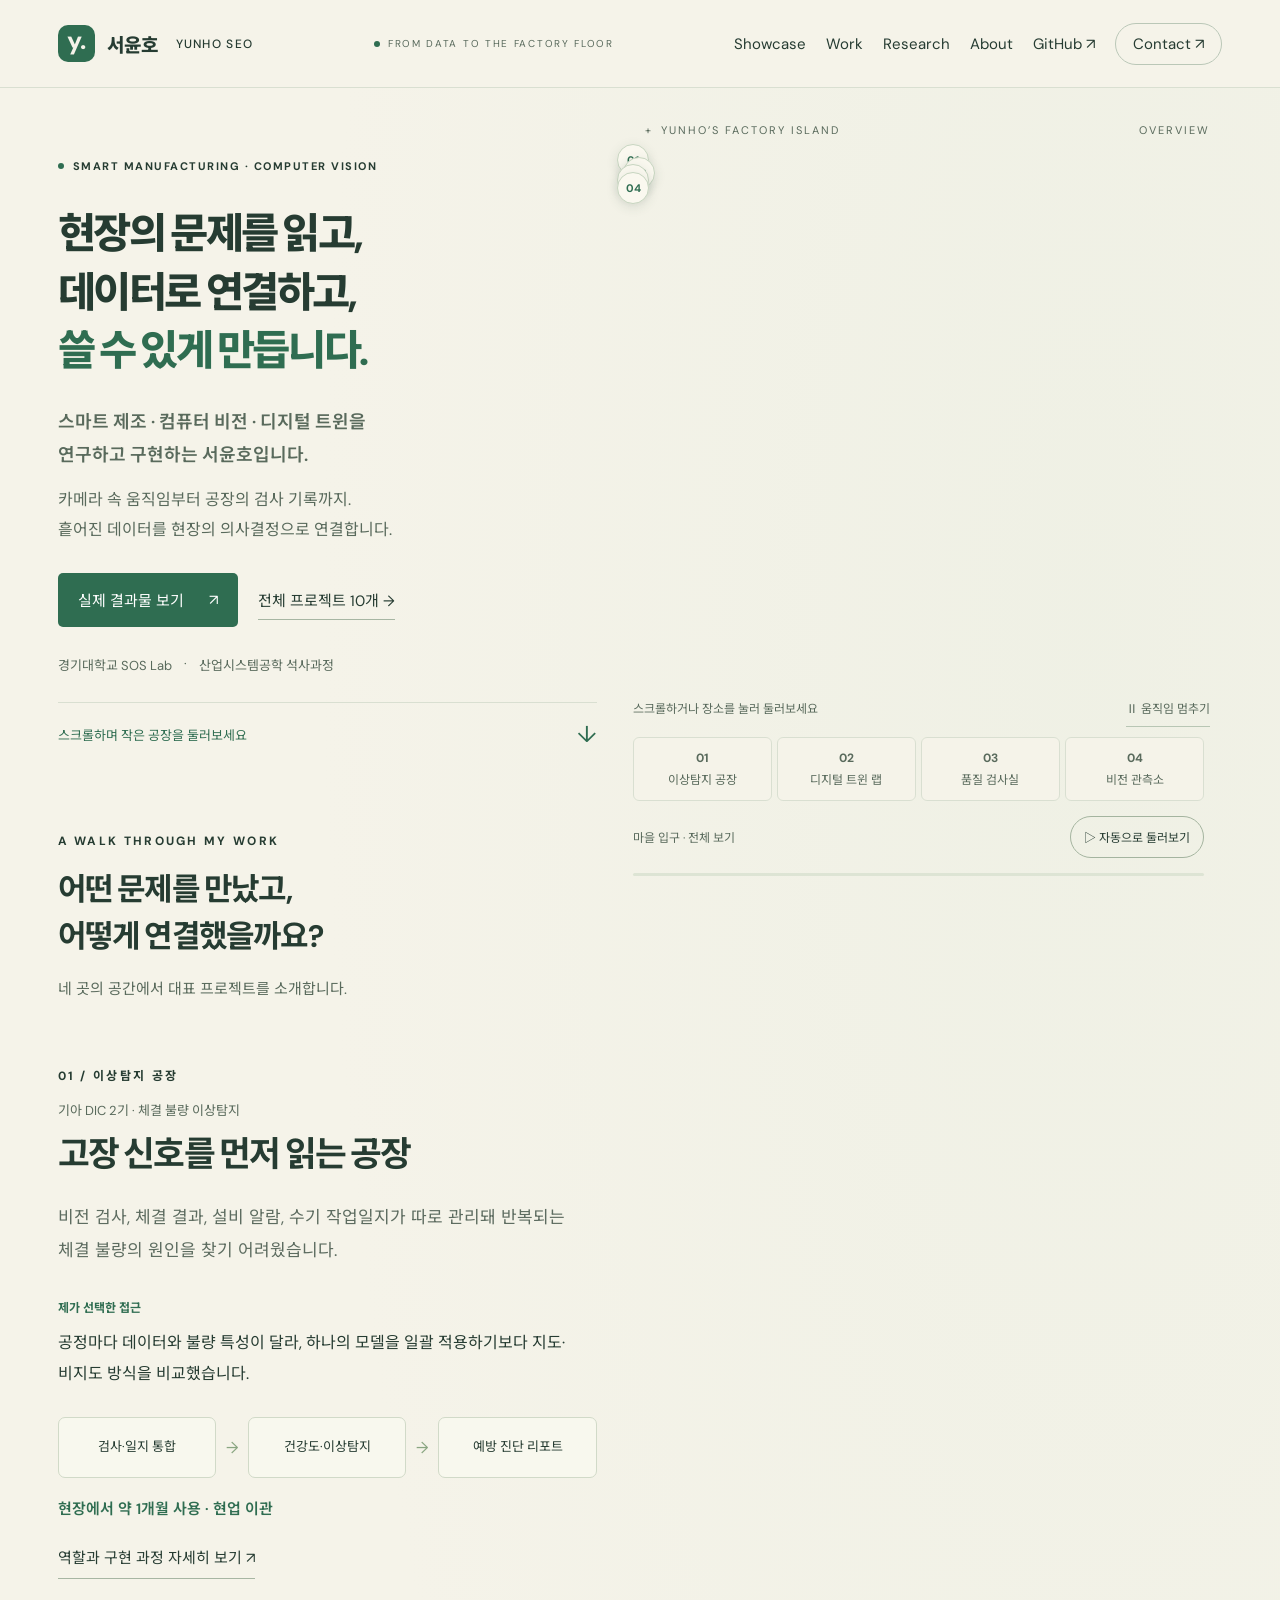
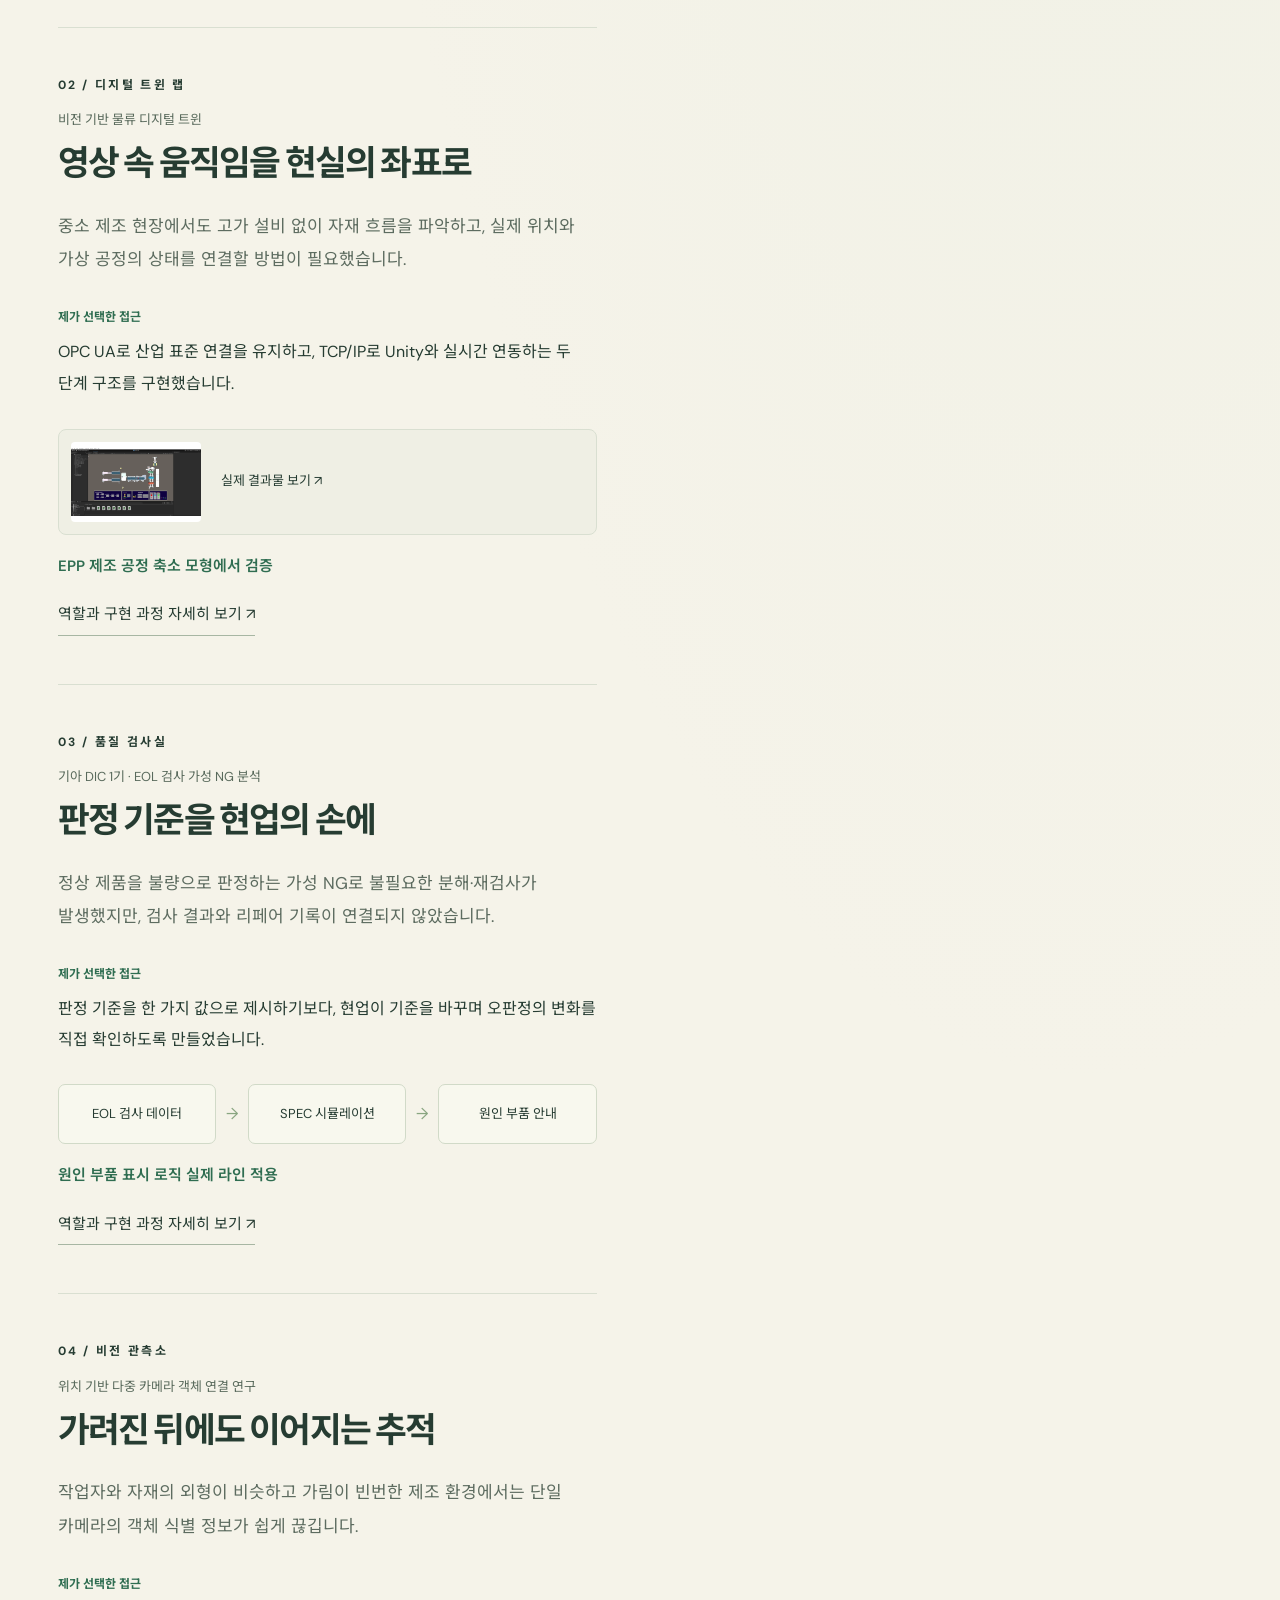
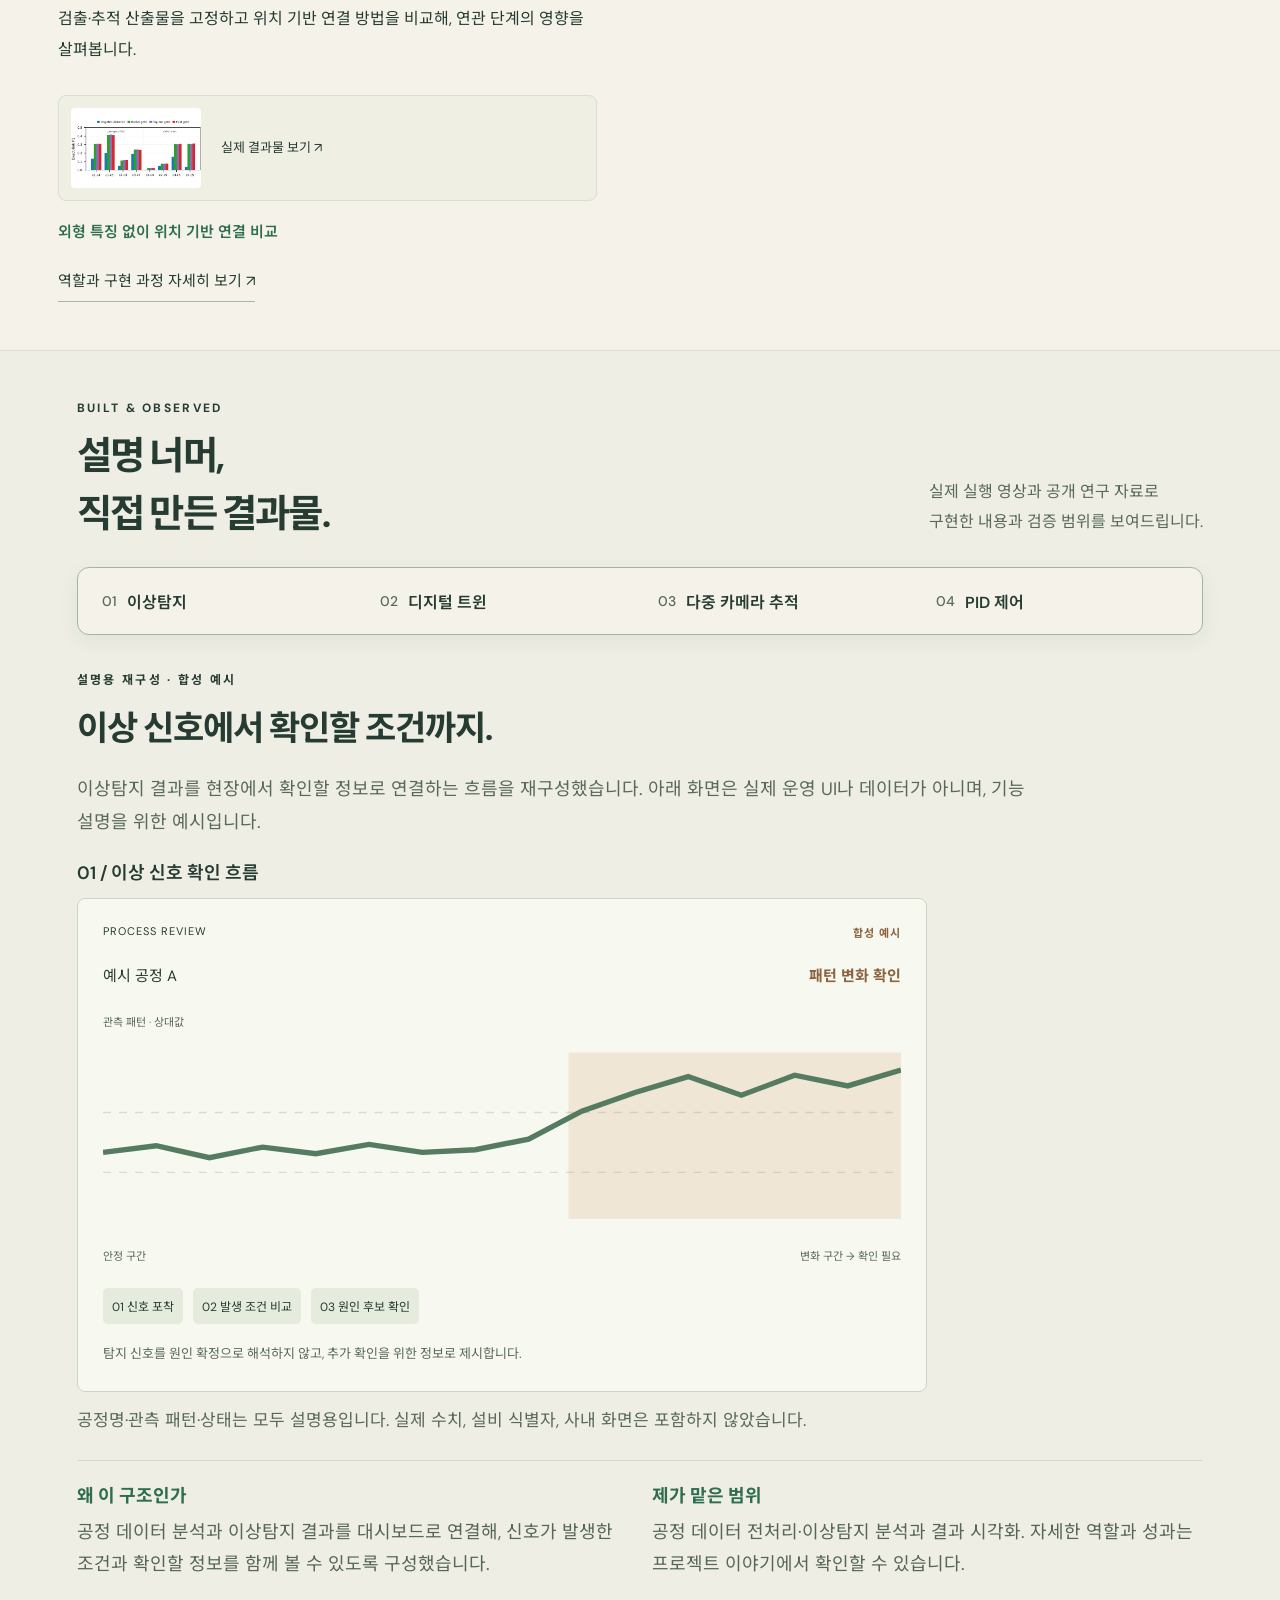
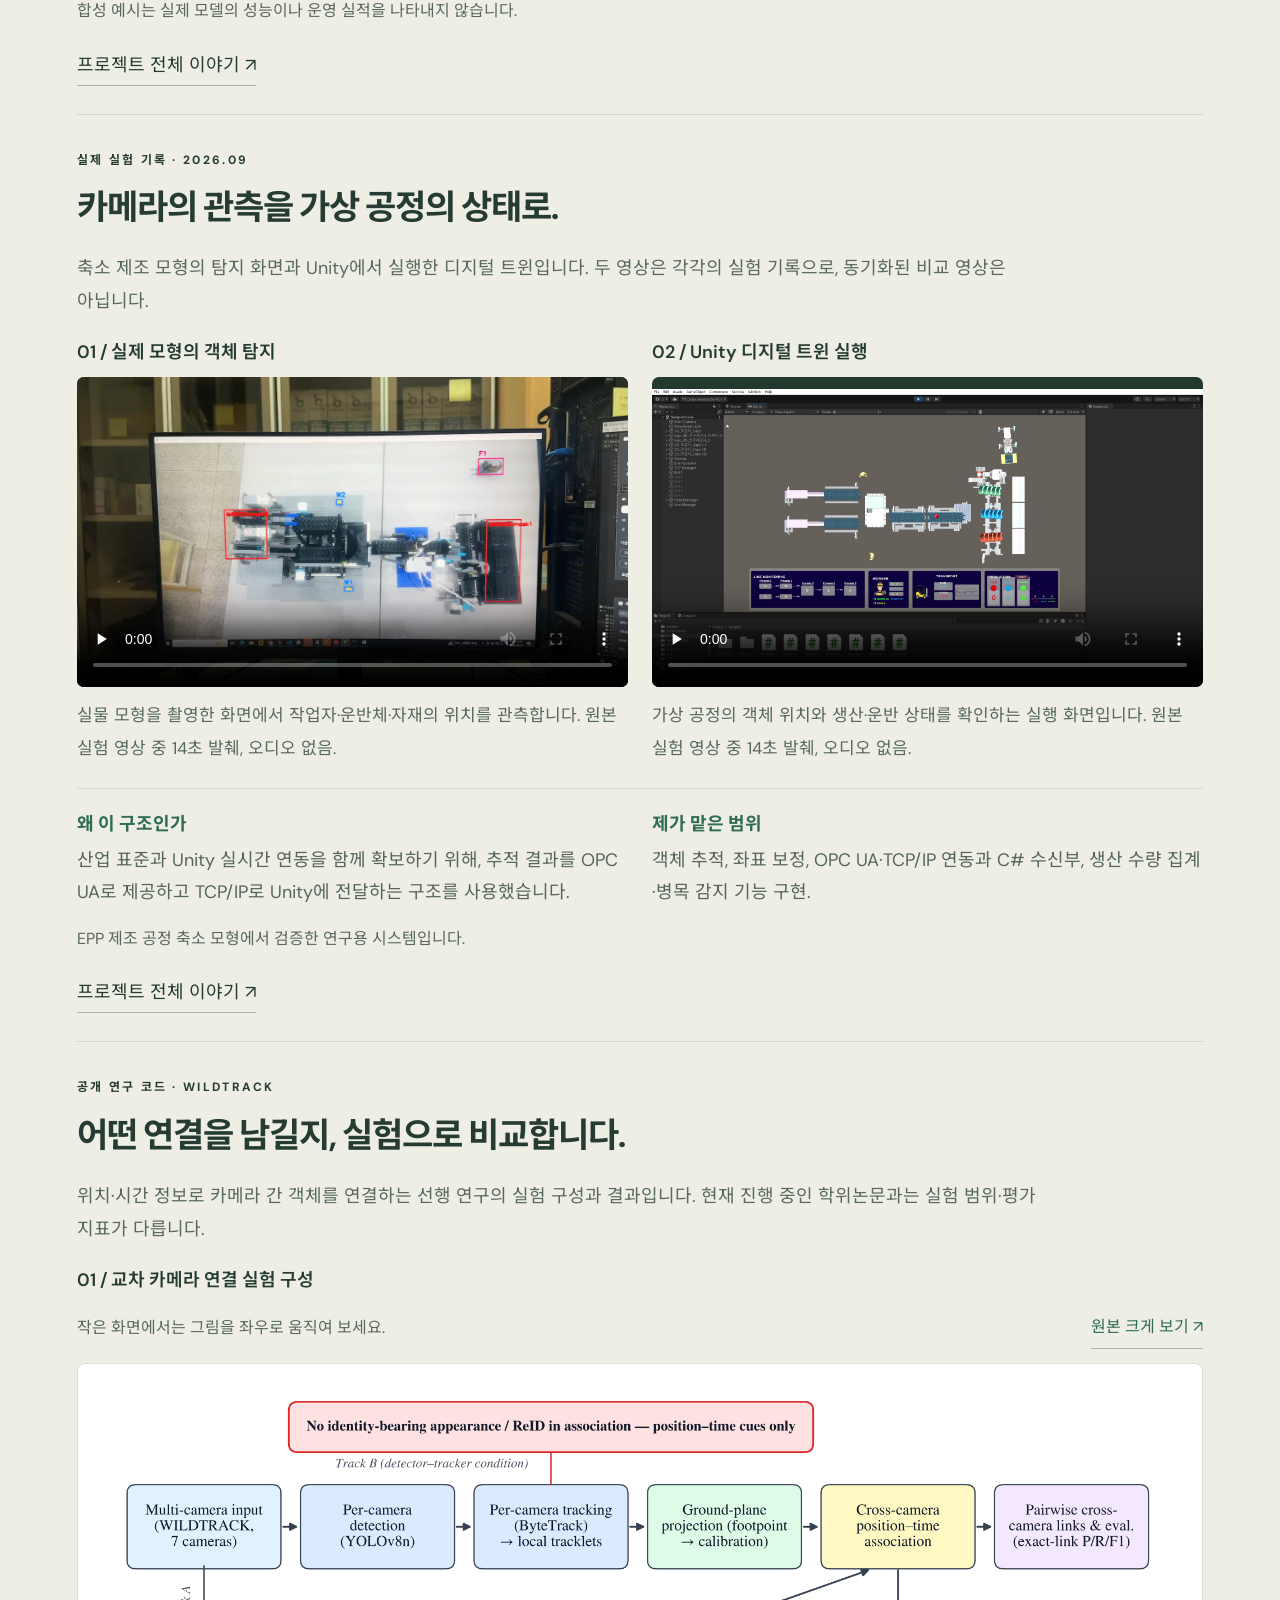
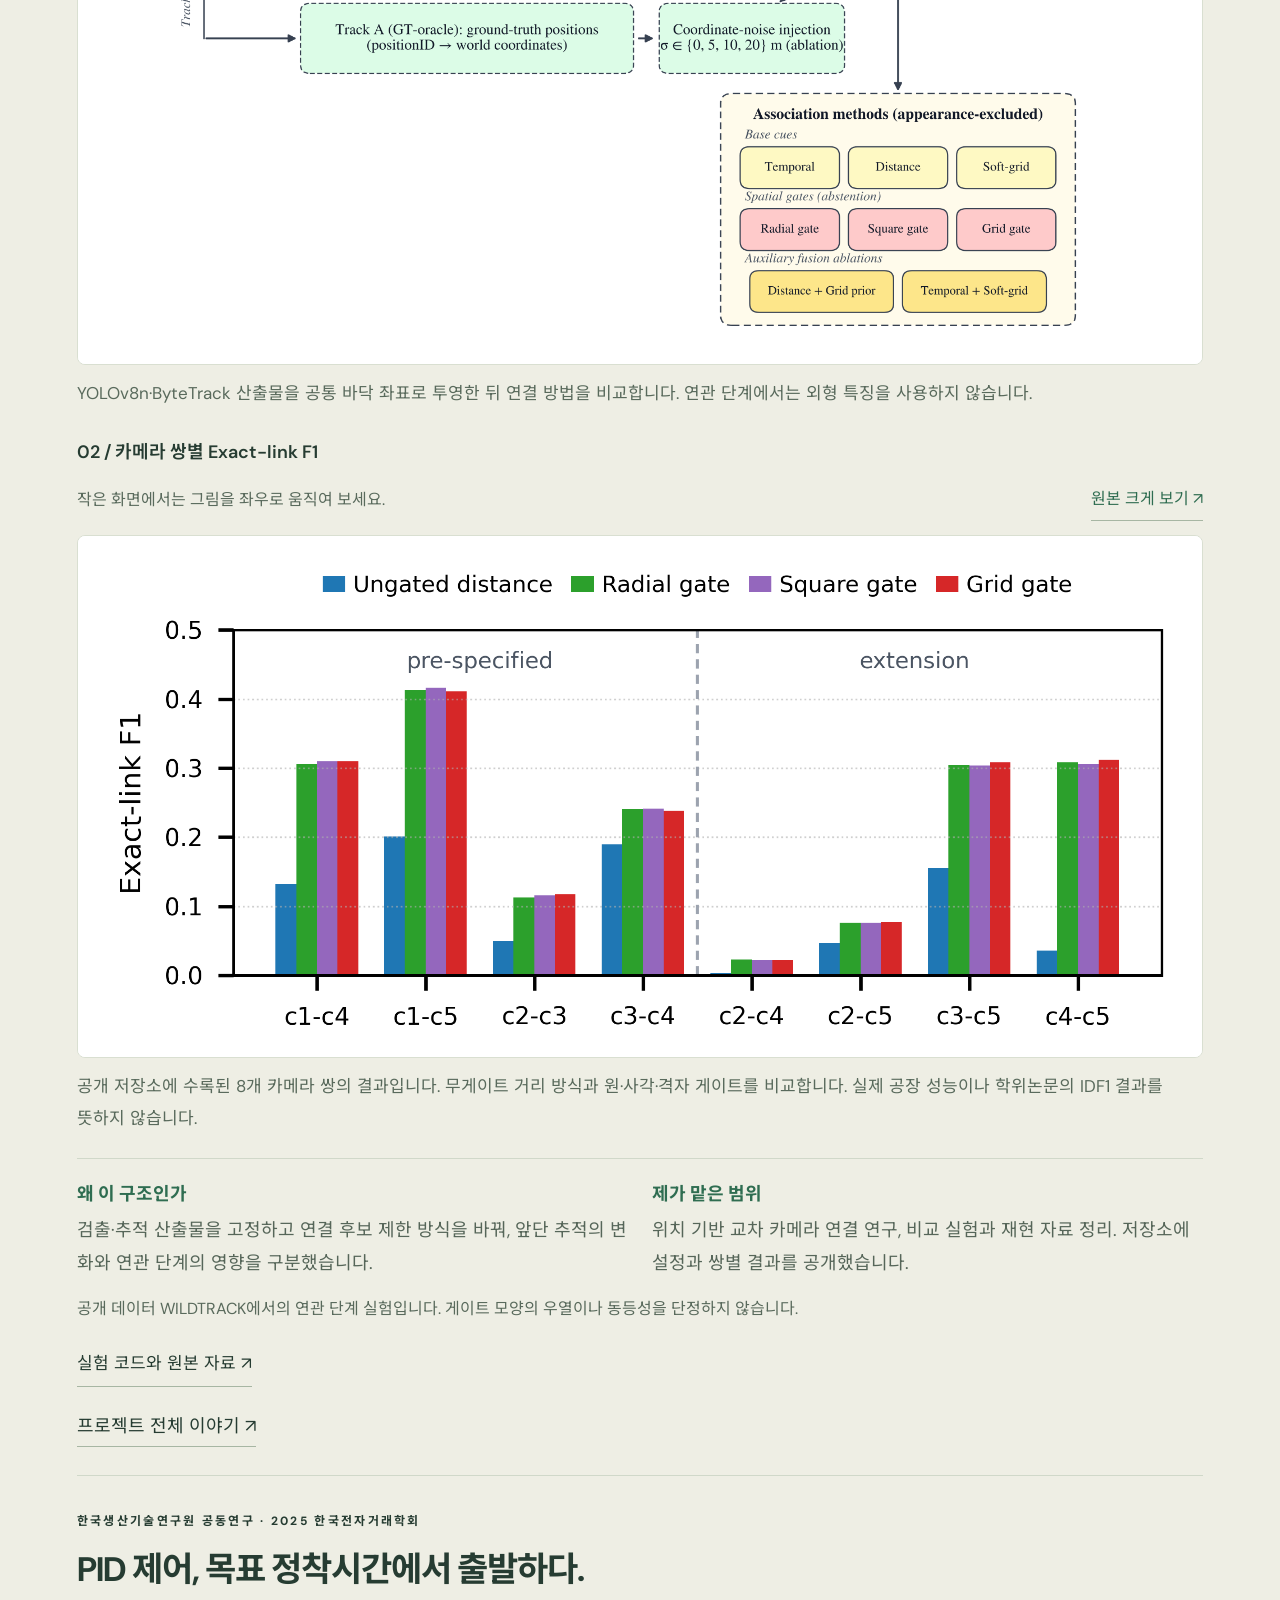
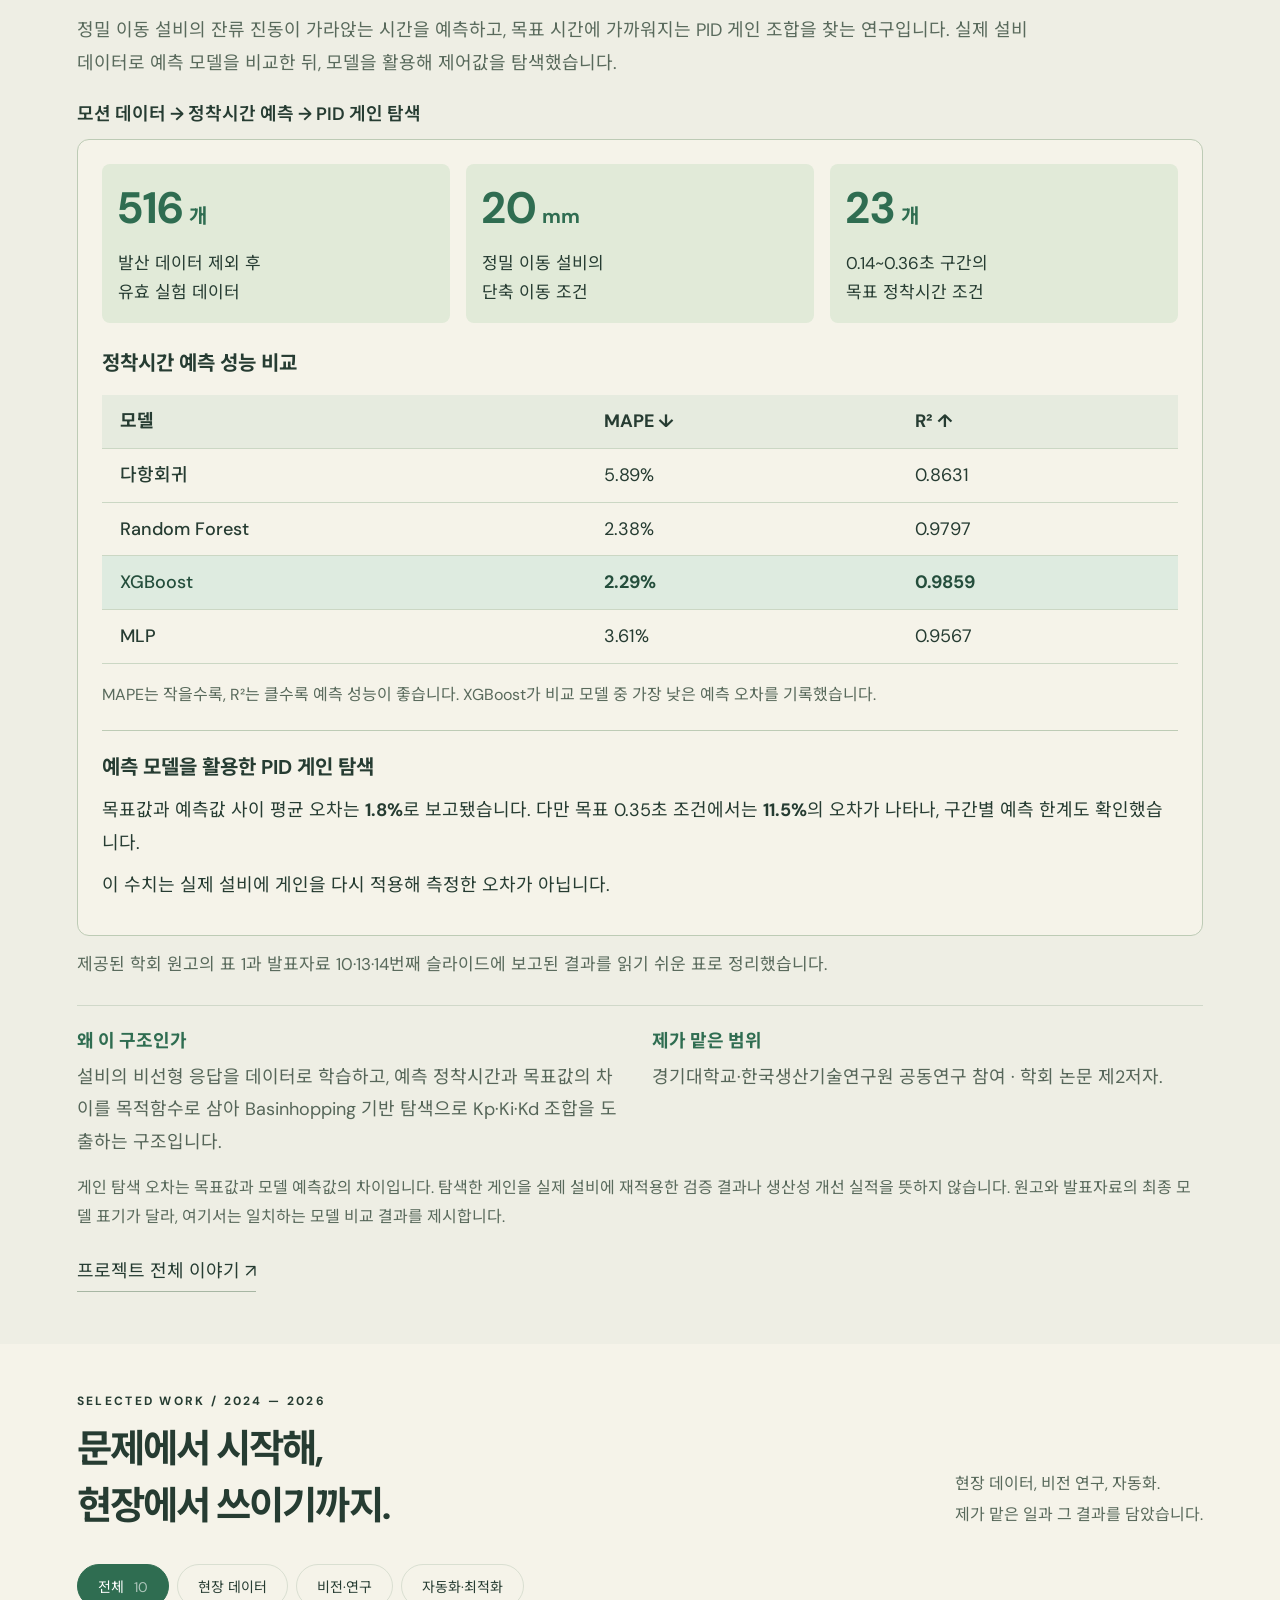
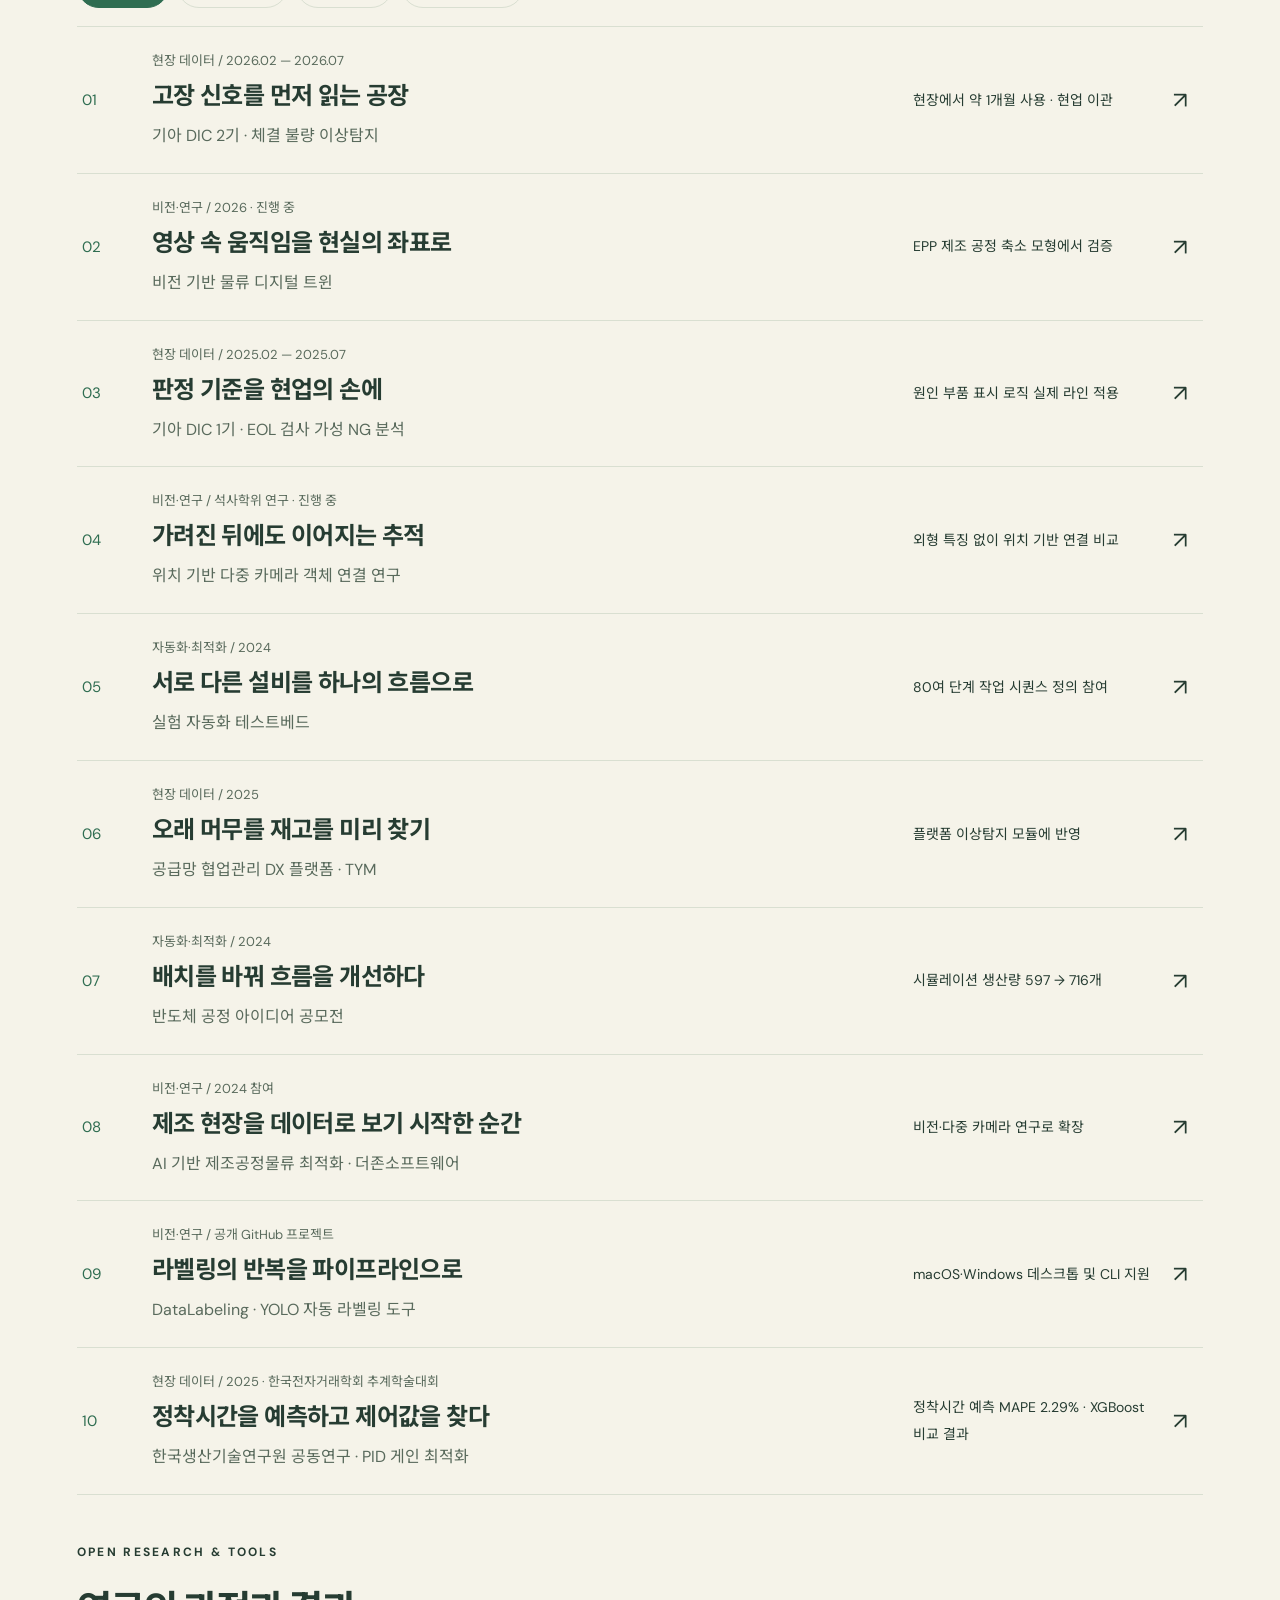
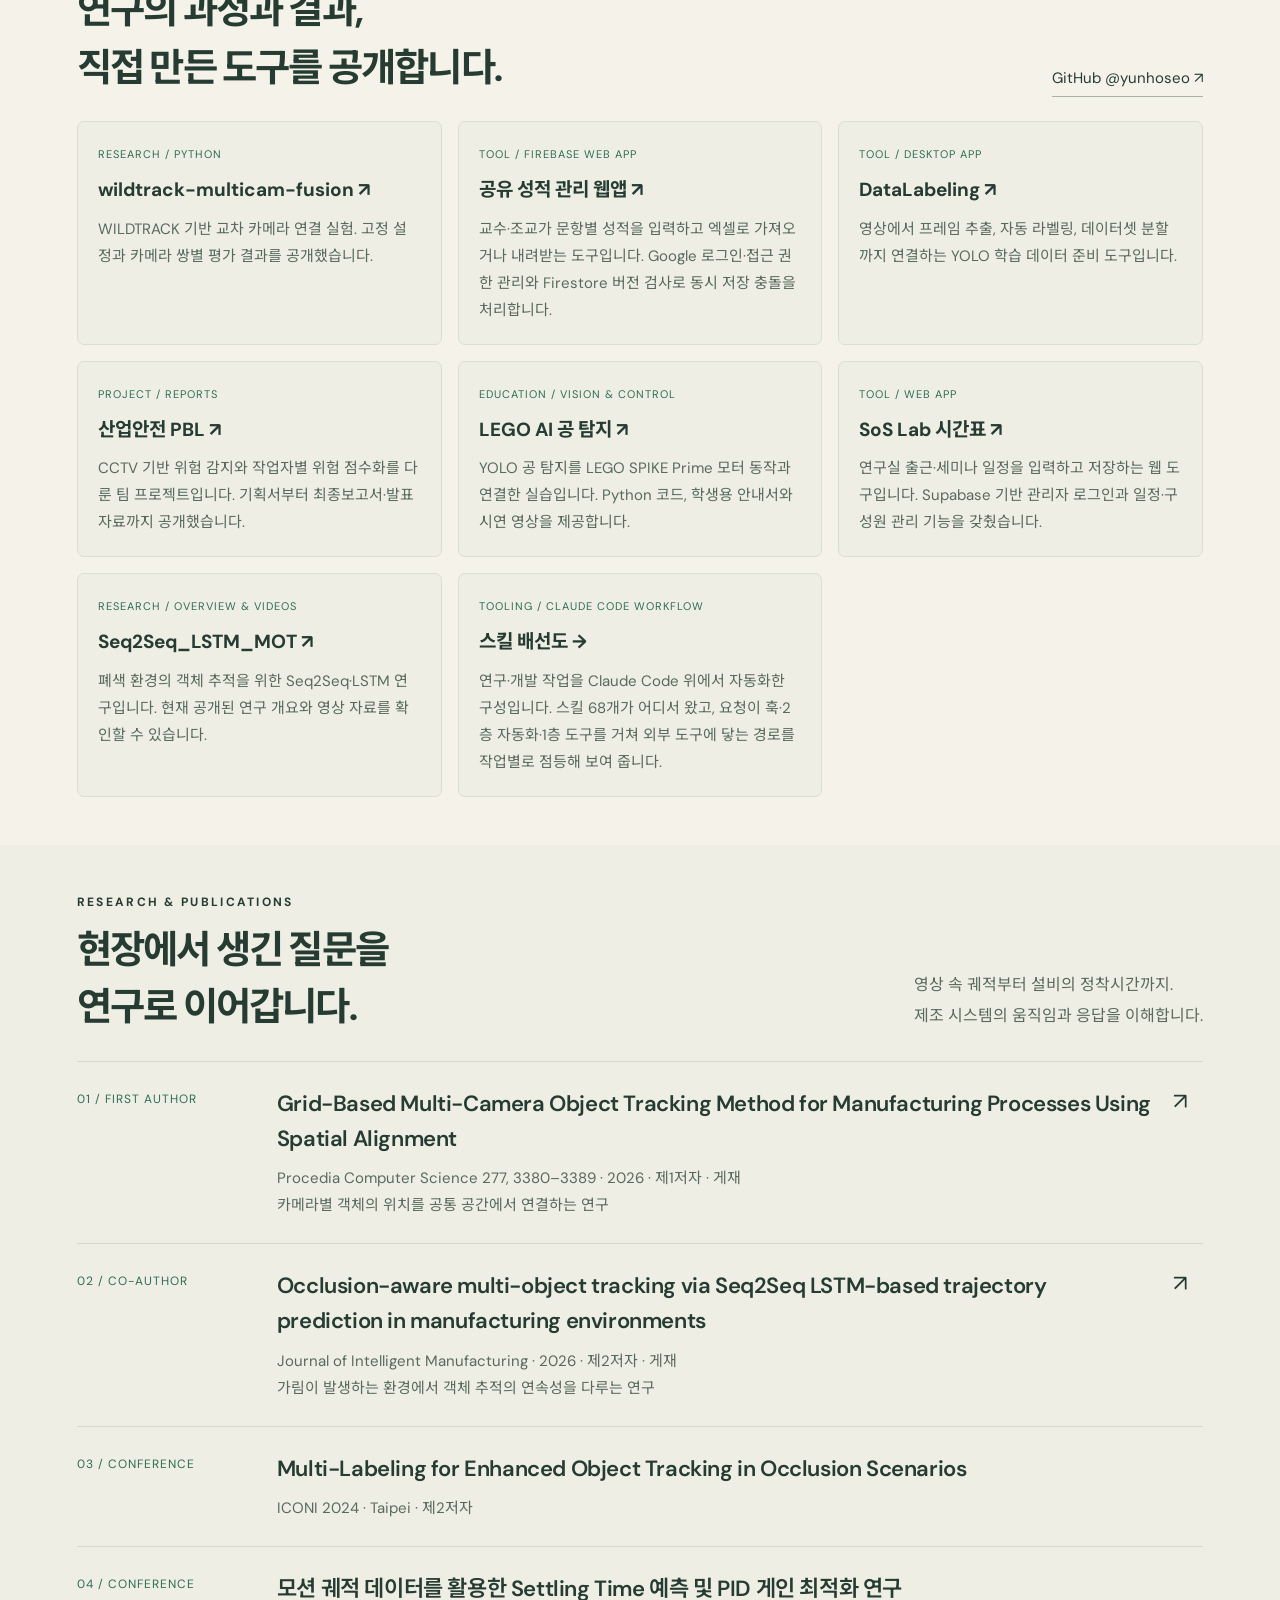
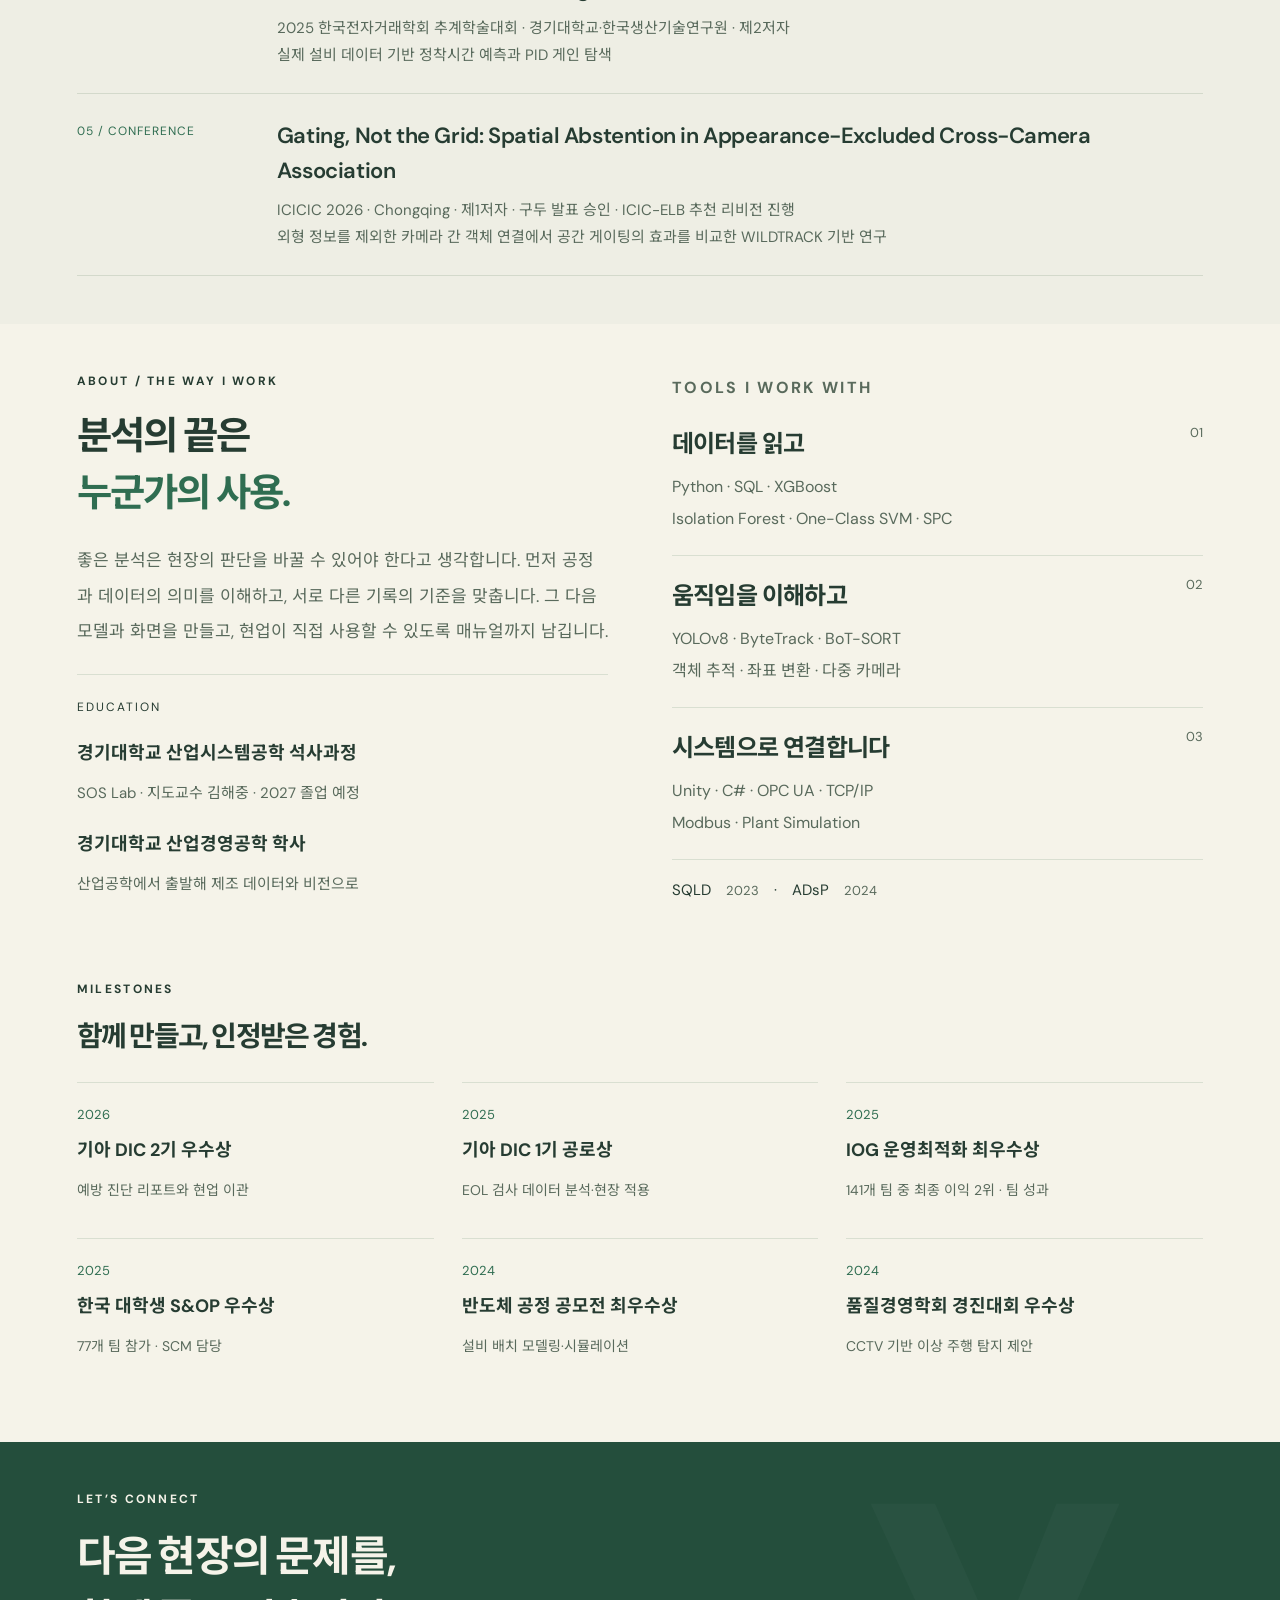
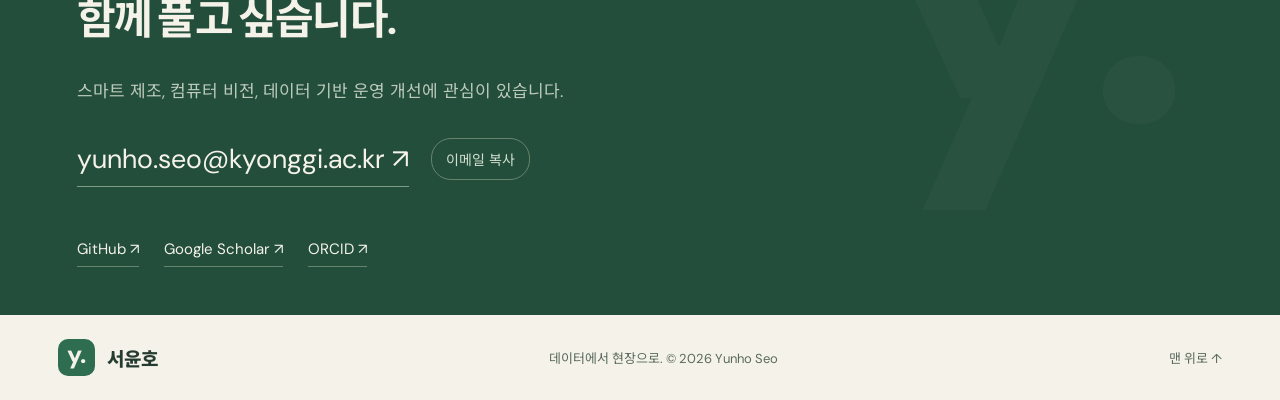
<file: index.html>
<!doctype html><html lang="ko"><head><meta charset="utf-8"><meta name="viewport" content="width=device-width, initial-scale=1"><title>서윤호 · 데이터로 연결하는 제조 현장</title><meta name="description" content="제조 현장의 데이터를 연결하고, 현업이 쓰는 도구로 만듭니다. 서윤호의 스마트 제조·컴퓨터 비전·디지털 트윈 포트폴리오."><meta name="theme-color" content="#f5f3e9"><meta property="og:type" content="website"><meta property="og:locale" content="ko_KR"><meta property="og:title" content="서윤호 · 데이터로 연결하는 제조 현장"><meta property="og:description" content="제조 현장의 데이터를 연결하고, 현업이 쓰는 도구로 만듭니다. 서윤호의 스마트 제조·컴퓨터 비전·디지털 트윈 포트폴리오."><meta name="twitter:card" content="summary"><meta name="twitter:title" content="서윤호 · 데이터로 연결하는 제조 현장"><meta name="twitter:description" content="스마트 제조·컴퓨터 비전·디지털 트윈을 연구하고 구현하는 서윤호의 포트폴리오."><link rel="icon" href="favicon.svg"><link rel="stylesheet" href="styles.css?v=20261112-dic2"><link rel="stylesheet" href="experience.css?v=20261112-dic2"><link rel="preconnect" href="https://fonts.googleapis.com"><link href="https://fonts.googleapis.com/css2?family=Noto+Sans+KR:wght@400;500;600;700;800;900&family=DM+Sans:wght@400;500;600;700&display=swap" rel="stylesheet"><noscript><style>.island-column,.island-sticky,.explore-cue,.tour-heading,.filters{display:none!important}.experience{display:block!important}.story-column{max-width:840px}.hero-story{min-height:0!important;max-height:none!important}</style></noscript></head>
<body><a class="skip" href="#work">프로젝트 목록으로 바로 가기</a><header class="header"><a href="#home" class="brand"><span class="brand-icon">y.</span> 서윤호 <span class="brand-en">YUNHO SEO</span></a><span class="header-note"><i></i> FROM DATA TO THE FACTORY FLOOR</span><nav class="desktop-nav" aria-label="메인 메뉴"><a href="#evidence">Showcase</a><a href="#work">Work</a><a href="#research">Research</a><a href="#about">About</a><a href="https://github.com/yunhoseo" target="_blank" rel="noopener">GitHub ↗</a><a class="nav-contact" href="#contact">Contact ↗</a></nav><details class="mobile-menu"><summary>메뉴 <span aria-hidden="true">☰</span></summary><nav aria-label="모바일 메뉴"><a href="#evidence">Showcase · 결과물</a><a href="#work">Work · 프로젝트</a><a href="#research">Research · 논문</a><a href="#about">About · 소개</a><a href="https://github.com/yunhoseo" target="_blank" rel="noopener">GitHub ↗</a><a href="#contact">Contact · 연락처</a></nav></details></header>
<main><noscript><aside class="script-note">JavaScript가 꺼져 있어 3D 투어와 상세창을 사용할 수 없습니다. 아래 프로젝트 요약과 연구·연락처 링크는 계속 확인할 수 있습니다.</aside></noscript><section class="experience" aria-label="서윤호의 스마트팩토리 포트폴리오 투어">
<div class="island-column"><div class="island-sticky">
<div class="world-wrap"><div class="world-heading"><span>YUNHO’S FACTORY ISLAND</span><span id="place-counter">OVERVIEW</span></div>
<div id="world" role="img" aria-label="스크롤에 따라 공장과 연구실을 둘러보는 3D 포트폴리오 섬"><div class="world-fallback">작은 공장에 담은 네 가지 이야기<br><span>장소 버튼으로 프로젝트를 둘러보세요.</span></div></div>
<div class="map-labels" aria-label="섬의 장소"><button data-go-stop="0" class="map-label"><b>01</b> <span>이상탐지 공장 ↗</span></button><button data-go-stop="1" class="map-label"><b>02</b> <span>디지털 트윈 랩 ↗</span></button><button data-go-stop="2" class="map-label"><b>03</b> <span>품질 검사실 ↗</span></button><button data-go-stop="3" class="map-label"><b>04</b> <span>비전 관측소 ↗</span></button></div>
<div class="world-controls"><span id="island-caption">스크롤하거나 장소를 눌러 둘러보세요</span><button id="motion" aria-pressed="false">Ⅱ 움직임 멈추기</button></div></div>
<div class="island-navigation"><div class="tour-tabs" role="group" aria-label="대표 프로젝트로 이동"></div><div class="tour-controls"><span id="tour-status" role="status">마을 입구 · 전체 보기</span><button id="tour" class="outline" aria-pressed="false">▷ 자동으로 둘러보기</button></div><div class="tour-progress" aria-hidden="true"><span></span></div></div>
</div></div><div class="story-column">
<section class="hero-story" id="home">
<p class="eyebrow"><span class="dot"></span> SMART MANUFACTURING · COMPUTER VISION</p>
<h1>현장의 문제를 읽고,<br>데이터로 연결하고,<br><em>쓸 수 있게 만듭니다.</em></h1>
<p class="intro"><strong>스마트 제조 · 컴퓨터 비전 · 디지털 트윈을<br class="desktop-break"> 연구하고 구현하는 서윤호입니다.</strong></p>
<p class="intro-sub">카메라 속 움직임부터 공장의 검사 기록까지.<br>흩어진 데이터를 현장의 의사결정으로 연결합니다.</p>
<div class="hero-links"><a class="primary" href="#evidence">실제 결과물 보기 <span>↗</span></a><a href="#work" class="text-link">전체 프로젝트 <span data-project-count>10</span>개 →</a></div>
<div class="hero-meta"><span>경기대학교 SOS Lab</span><b>·</b><span>산업시스템공학 석사과정</span></div>
<a class="explore-cue" href="#journey">스크롤하며 작은 공장을 둘러보세요 <span>↓</span></a>
</section>
<div id="journey" class="tour-heading"><p class="section-kicker">A WALK THROUGH MY WORK</p><h2>어떤 문제를 만났고,<br>어떻게 연결했을까요?</h2><p>네 곳의 공간에서 대표 프로젝트를 소개합니다.</p></div>
<div id="chapters"></div>
</div>
</section>
<section id="evidence" class="section evidence-section"><div class="section-heading"><div><p class="section-kicker">BUILT & OBSERVED</p><h2>설명 너머,<br>직접 만든 결과물.</h2></div><p class="section-desc">실제 실행 영상과 공개 연구 자료로<br>구현한 내용과 검증 범위를 보여드립니다.</p></div><div id="evidence-content"><noscript><div class="static-evidence"><p>축소 제조 모형의 실제 실험 기록입니다. 두 영상은 각각의 기록이며 동기화된 비교 영상은 아닙니다.</p><p><a class="text-link" href="assets/twin-detection.mp4">실제 모형의 객체 탐지 영상 ↗</a> <a class="text-link" href="assets/twin-unity.mp4">Unity 디지털 트윈 실행 영상 ↗</a></p><p><a class="text-link" href="https://github.com/yunhoseo/wildtrack-multicam-fusion" target="_blank" rel="noopener">공개 선행 연구의 실험 코드와 결과 ↗</a></p></div></noscript></div></section>
<section id="work" class="work section"><div class="section-heading"><div><p class="section-kicker">SELECTED WORK / 2024 — 2026</p><h2>문제에서 시작해,<br>현장에서 쓰이기까지.</h2></div><p class="section-desc">현장 데이터, 비전 연구, 자동화.<br>제가 맡은 일과 그 결과를 담았습니다.</p></div><div class="filters" role="group" aria-label="프로젝트 분야"><button aria-pressed="true" data-filter="전체">전체 <span data-project-count>10</span></button><button aria-pressed="false" data-filter="현장 데이터">현장 데이터</button><button aria-pressed="false" data-filter="비전·연구">비전·연구</button><button aria-pressed="false" data-filter="자동화·최적화">자동화·최적화</button></div><p id="filter-status" class="sr-only" aria-live="polite"></p><div id="projects"><noscript><div class="static-projects"><article><span>01</span><h3>고장 신호를 먼저 읽는 공장</h3><p>기아 DIC 2기 · 체결 불량 이상탐지</p><p>현장에서 약 1개월 사용 · 현업 이관</p></article><article><span>02</span><h3>영상 속 움직임을 현실의 좌표로</h3><p>비전 기반 물류 디지털 트윈</p><p>EPP 제조 공정 축소 모형에서 검증</p></article><article><span>03</span><h3>판정 기준을 현업의 손에</h3><p>기아 DIC 1기 · EOL 검사 가성 NG 분석</p><p>원인 부품 표시 로직 실제 라인 적용</p></article><article><span>04</span><h3>가려진 뒤에도 이어지는 추적</h3><p>위치 기반 다중 카메라 객체 연결 연구 · 석사학위 연구 진행 중</p><p>외형 특징 없이 위치 기반 연결 비교</p></article><article><span>05</span><h3>서로 다른 설비를 하나의 흐름으로</h3><p>실험 자동화 테스트베드</p><p>80여 단계 작업 시퀀스 정의 참여</p></article><article><span>06</span><h3>오래 머무를 재고를 미리 찾기</h3><p>공급망 협업관리 DX 플랫폼 · TYM</p><p>플랫폼 이상탐지 모듈에 반영</p></article><article><span>07</span><h3>배치를 바꿔 흐름을 개선하다</h3><p>반도체 공정 아이디어 공모전</p><p>시뮬레이션 생산량 597 → 716개 · 실제 공장 생산 실적이 아닌 모형 비교 결과</p></article><article><span>08</span><h3>제조 현장을 데이터로 보기 시작한 순간</h3><p>AI 기반 제조공정물류 최적화 · 더존소프트웨어</p><p>비전·다중 카메라 연구로 확장</p></article><article><span>09</span><h3>라벨링의 반복을 파이프라인으로</h3><p>DataLabeling · YOLO 자동 라벨링 도구</p><p>macOS·Windows 데스크톱 및 CLI 지원</p></article><article><span>10</span><h3>정착시간을 예측하고 제어값을 찾다</h3><p>한국생산기술연구원 공동연구 · PID 게인 최적화 · 2025 · 학회 논문 제2저자</p><p>정착시간 예측 MAPE 2.29% · XGBoost 비교 결과. 게인 탐색 결과는 모델 예측값 기준이며 실제 설비 재적용 성과가 아닙니다.</p></article></div></noscript></div></section>
<section class="code-section section" id="open-research"><p class="section-kicker">OPEN RESEARCH & TOOLS</p><div class="section-heading"><h2>연구의 과정과 결과,<br>직접 만든 도구를 공개합니다.</h2><a class="text-link" href="https://github.com/yunhoseo" target="_blank" rel="noopener">GitHub @yunhoseo ↗</a></div><div class="repo-grid">
<a href="https://github.com/yunhoseo/wildtrack-multicam-fusion" target="_blank" rel="noopener"><span>RESEARCH / PYTHON</span><h3>wildtrack-multicam-fusion ↗</h3><p>WILDTRACK 기반 교차 카메라 연결 실험. 고정 설정과 카메라 쌍별 평가 결과를 공개했습니다.</p></a>
<a href="https://github.com/yunhoseo/gradebook-firebase" target="_blank" rel="noopener"><span>TOOL / FIREBASE WEB APP</span><h3>공유 성적 관리 웹앱 ↗</h3><p>교수·조교가 문항별 성적을 입력하고 엑셀로 가져오거나 내려받는 도구입니다. Google 로그인·접근 권한 관리와 Firestore 버전 검사로 동시 저장 충돌을 처리합니다.</p></a>
<a href="https://github.com/yunhoseo/DataLabeling" target="_blank" rel="noopener"><span>TOOL / DESKTOP APP</span><h3>DataLabeling ↗</h3><p>영상에서 프레임 추출, 자동 라벨링, 데이터셋 분할까지 연결하는 YOLO 학습 데이터 준비 도구입니다.</p></a>
<a href="https://github.com/yunhoseo/industrial-safety-pbl" target="_blank" rel="noopener"><span>PROJECT / REPORTS</span><h3>산업안전 PBL ↗</h3><p>CCTV 기반 위험 감지와 작업자별 위험 점수화를 다룬 팀 프로젝트입니다. 기획서부터 최종보고서·발표자료까지 공개했습니다.</p></a>
<a href="https://github.com/yunhoseo/lego-ai-ball-detection" target="_blank" rel="noopener"><span>EDUCATION / VISION &amp; CONTROL</span><h3>LEGO AI 공 탐지 ↗</h3><p>YOLO 공 탐지를 LEGO SPIKE Prime 모터 동작과 연결한 실습입니다. Python 코드, 학생용 안내서와 시연 영상을 제공합니다.</p></a>
<a href="https://github.com/yunhoseo/sos-lab" target="_blank" rel="noopener"><span>TOOL / WEB APP</span><h3>SoS Lab 시간표 ↗</h3><p>연구실 출근·세미나 일정을 입력하고 저장하는 웹 도구입니다. Supabase 기반 관리자 로그인과 일정·구성원 관리 기능을 갖췄습니다.</p></a>
<a href="https://github.com/yunhoseo/Seq2Seq_LSTM_MOT" target="_blank" rel="noopener"><span>RESEARCH / OVERVIEW &amp; VIDEOS</span><h3>Seq2Seq_LSTM_MOT ↗</h3><p>폐색 환경의 객체 추적을 위한 Seq2Seq·LSTM 연구입니다. 현재 공개된 연구 개요와 영상 자료를 확인할 수 있습니다.</p></a>
<a href="skill-map.html"><span>TOOLING / CLAUDE CODE WORKFLOW</span><h3>스킬 배선도 →</h3><p>연구·개발 작업을 Claude Code 위에서 자동화한 구성입니다. 스킬 68개가 어디서 왔고, 요청이 훅·2층 자동화·1층 도구를 거쳐 외부 도구에 닿는 경로를 작업별로 점등해 보여 줍니다.</p></a>
</div></section><section class="research section" id="research"><div class="section-heading"><div><p class="section-kicker">RESEARCH & PUBLICATIONS</p><h2>현장에서 생긴 질문을<br>연구로 이어갑니다.</h2></div><p class="section-desc">영상 속 궤적부터 설비의 정착시간까지.<br>제조 시스템의 움직임과 응답을 이해합니다.</p></div><a class="paper" href="https://doi.org/10.1016/j.procs.2026.02.374" target="_blank" rel="noopener"><span class="paper-type">01 / FIRST AUTHOR</span><div><h3>Grid-Based Multi-Camera Object Tracking Method for Manufacturing Processes Using Spatial Alignment</h3><p>Procedia Computer Science 277, 3380–3389 · 2026 · 제1저자 · 게재</p><small>카메라별 객체의 위치를 공통 공간에서 연결하는 연구</small></div><span class="paper-arrow">↗</span></a><a class="paper" href="https://doi.org/10.1007/s10845-026-02940-1" target="_blank" rel="noopener"><span class="paper-type">02 / CO-AUTHOR</span><div><h3>Occlusion-aware multi-object tracking via Seq2Seq LSTM-based trajectory prediction in manufacturing environments</h3><p>Journal of Intelligent Manufacturing · 2026 · 제2저자 · 게재</p><small>가림이 발생하는 환경에서 객체 추적의 연속성을 다루는 연구</small></div><span class="paper-arrow">↗</span></a><div class="paper"><span class="paper-type">03 / CONFERENCE</span><div><h3>Multi-Labeling for Enhanced Object Tracking in Occlusion Scenarios</h3><p>ICONI 2024 · Taipei · 제2저자</p></div></div><div class="paper"><span class="paper-type">04 / CONFERENCE</span><div><h3>모션 궤적 데이터를 활용한 Settling Time 예측 및 PID 게인 최적화 연구</h3><p>2025 한국전자거래학회 추계학술대회 · 경기대학교·한국생산기술연구원 · 제2저자</p><small>실제 설비 데이터 기반 정착시간 예측과 PID 게인 탐색</small></div></div><div class="paper" id="paper-icicic"><span class="paper-type">05 / CONFERENCE</span><div><h3>Gating, Not the Grid: Spatial Abstention in Appearance-Excluded Cross-Camera Association</h3><p>ICICIC 2026 · Chongqing · 제1저자 · 구두 발표 승인 · ICIC-ELB 추천 리비전 진행</p><small>외형 정보를 제외한 카메라 간 객체 연결에서 공간 게이팅의 효과를 비교한 WILDTRACK 기반 연구</small></div></div></section>
<section class="about section" id="about"><div class="about-intro"><p class="section-kicker">ABOUT / THE WAY I WORK</p><h2>분석의 끝은<br><em>누군가의 사용.</em></h2><p>좋은 분석은 현장의 판단을 바꿀 수 있어야 한다고 생각합니다. 먼저 공정과 데이터의 의미를 이해하고, 서로 다른 기록의 기준을 맞춥니다. 그 다음 모델과 화면을 만들고, 현업이 직접 사용할 수 있도록 매뉴얼까지 남깁니다.</p><div class="education"><span>EDUCATION</span><h3>경기대학교 산업시스템공학 석사과정</h3><p>SOS Lab · 지도교수 김해중 · 2027 졸업 예정</p><h3>경기대학교 산업경영공학 학사</h3><p>산업공학에서 출발해 제조 데이터와 비전으로</p></div></div><div class="toolbox"><p class="section-kicker">TOOLS I WORK WITH</p><div><span>01</span><h3>데이터를 읽고</h3><p>Python · SQL · XGBoost<br>Isolation Forest · One-Class SVM · SPC</p></div><div><span>02</span><h3>움직임을 이해하고</h3><p>YOLOv8 · ByteTrack · BoT-SORT<br>객체 추적 · 좌표 변환 · 다중 카메라</p></div><div><span>03</span><h3>시스템으로 연결합니다</h3><p>Unity · C# · OPC UA · TCP/IP<br>Modbus · Plant Simulation</p></div><div class="certs">SQLD <span>2023</span> <b>·</b> ADsP <span>2024</span></div></div></section>
<section class="awards section"><p class="section-kicker">MILESTONES</p><h2>함께 만들고, 인정받은 경험.</h2><div class="award-grid"><div><span>2026</span><h3>기아 DIC 2기 우수상</h3><p>예방 진단 리포트와 현업 이관</p></div><div><span>2025</span><h3>기아 DIC 1기 공로상</h3><p>EOL 검사 데이터 분석·현장 적용</p></div><div><span>2025</span><h3>IOG 운영최적화 최우수상</h3><p>141개 팀 중 최종 이익 2위 · 팀 성과</p></div><div><span>2025</span><h3>한국 대학생 S&OP 우수상</h3><p>77개 팀 참가 · SCM 담당</p></div><div><span>2024</span><h3>반도체 공정 공모전 최우수상</h3><p>설비 배치 모델링·시뮬레이션</p></div><div><span>2024</span><h3>품질경영학회 경진대회 우수상</h3><p>CCTV 기반 이상 주행 탐지 제안</p></div></div></section>
<section id="contact" class="contact"><p class="section-kicker">LET’S CONNECT</p><h2>다음 현장의 문제를,<br>함께 풀고 싶습니다.</h2><p>스마트 제조, 컴퓨터 비전, 데이터 기반 운영 개선에 관심이 있습니다.</p><div class="contact-actions"><a href="mailto:yunho.seo@kyonggi.ac.kr">yunho.seo@kyonggi.ac.kr ↗</a><button id="copy-email" aria-label="이메일 주소 복사">이메일 복사</button></div><span id="copy-status" role="status"></span><div class="profile-links"><a href="https://github.com/yunhoseo" target="_blank" rel="noopener">GitHub ↗</a><a href="https://scholar.google.com/citations?user=6oiCOa8AAAAJ&hl=ko" target="_blank" rel="noopener">Google Scholar ↗</a><a href="https://orcid.org/0009-0008-2599-6824" target="_blank" rel="noopener">ORCID ↗</a></div></section></main>
<footer><a class="brand" href="#home"><span class="brand-icon">y.</span> 서윤호</a><span>데이터에서 현장으로. © 2026 Yunho Seo</span><a href="#home">맨 위로 ↑</a></footer><dialog id="detail" aria-labelledby="detail-title"><button class="close" aria-label="프로젝트 상세 닫기">닫기 ×</button><div id="detail-content"></div></dialog><script type="module" src="app.js?v=20261112-dic2"></script></body></html>
</file>
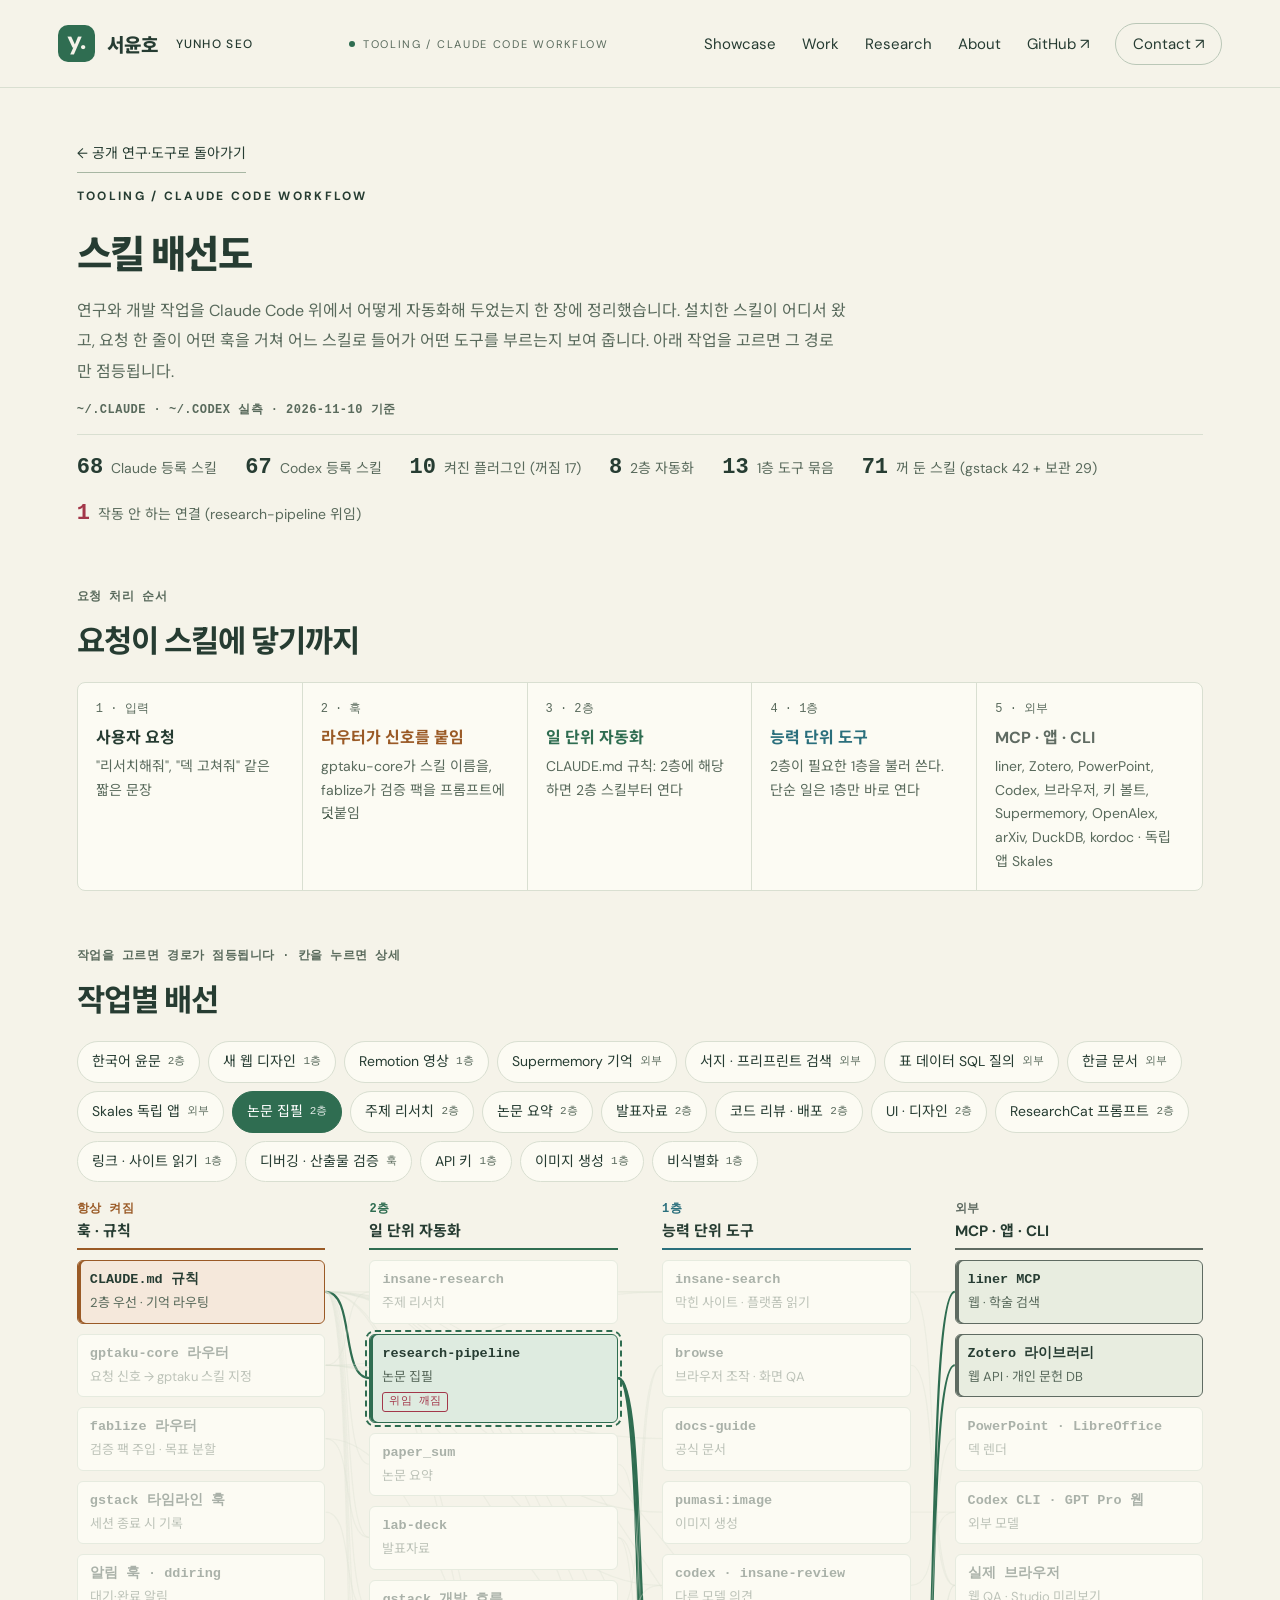
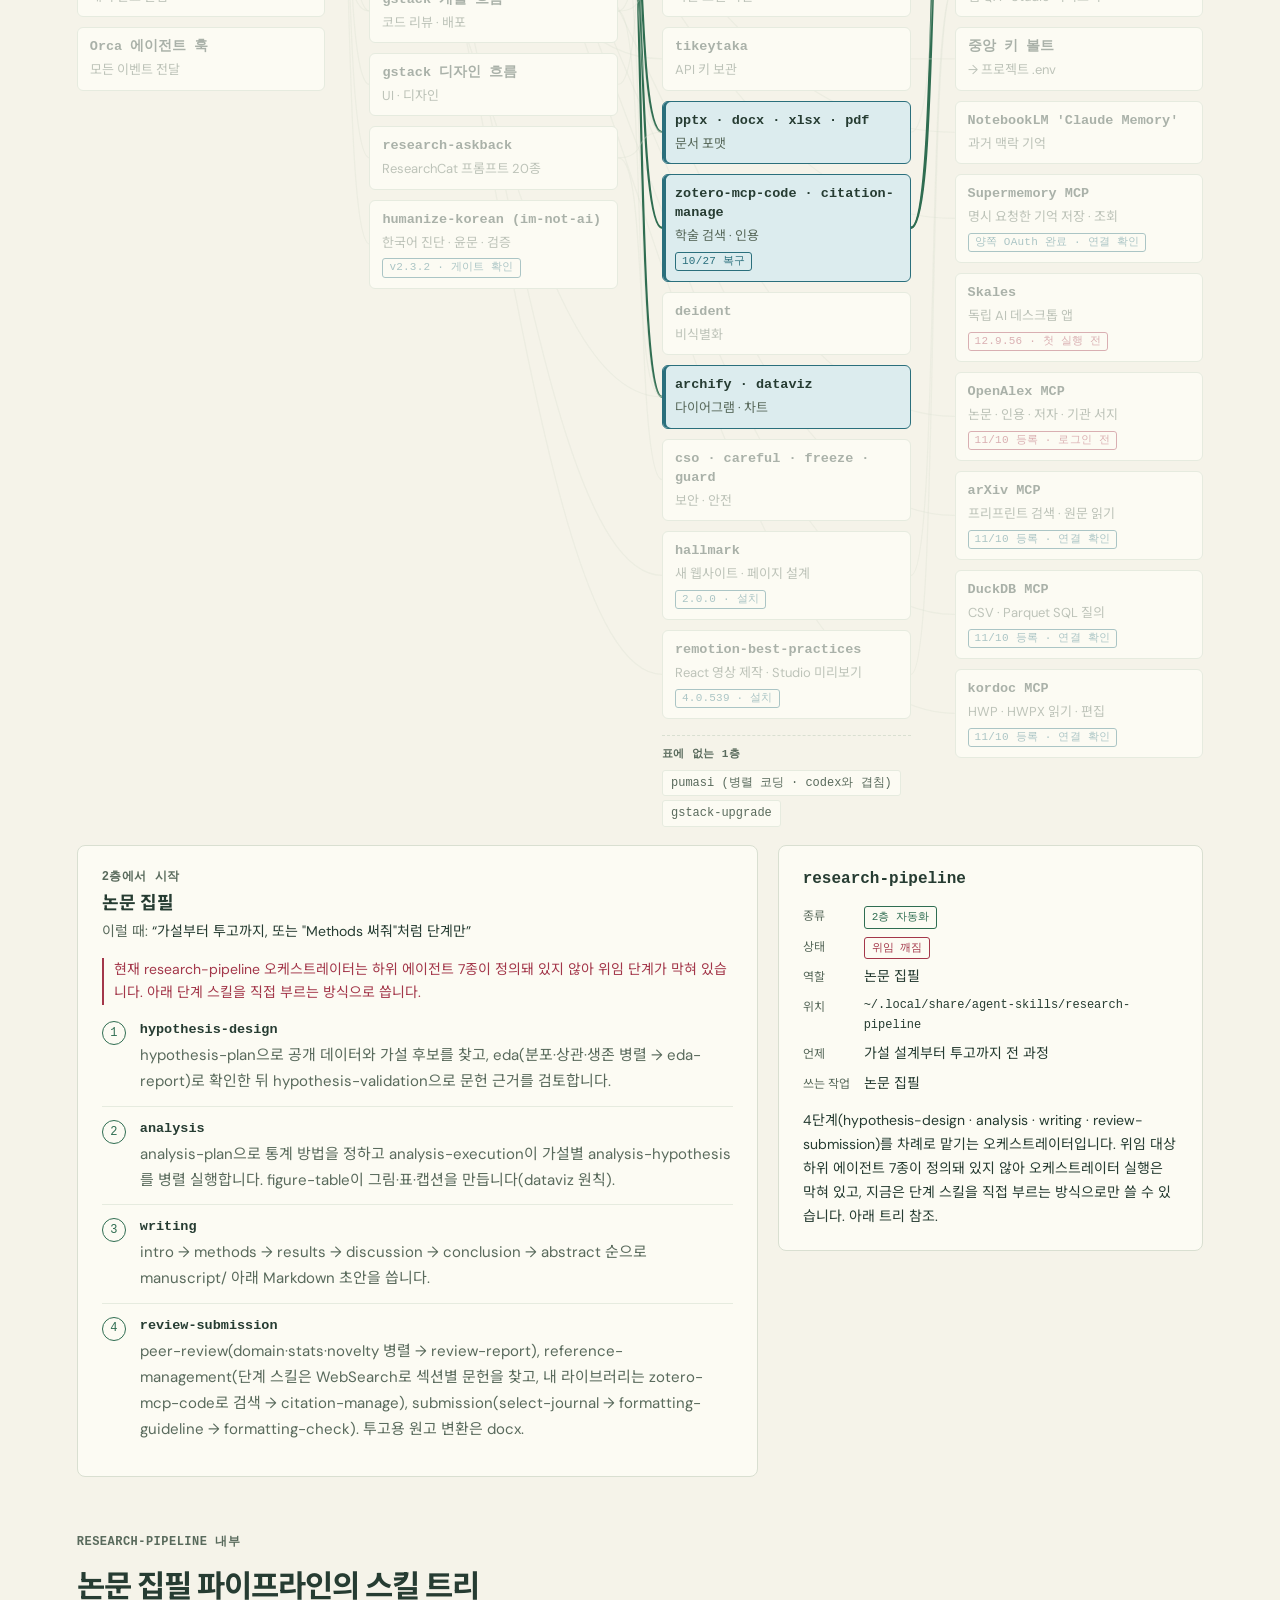
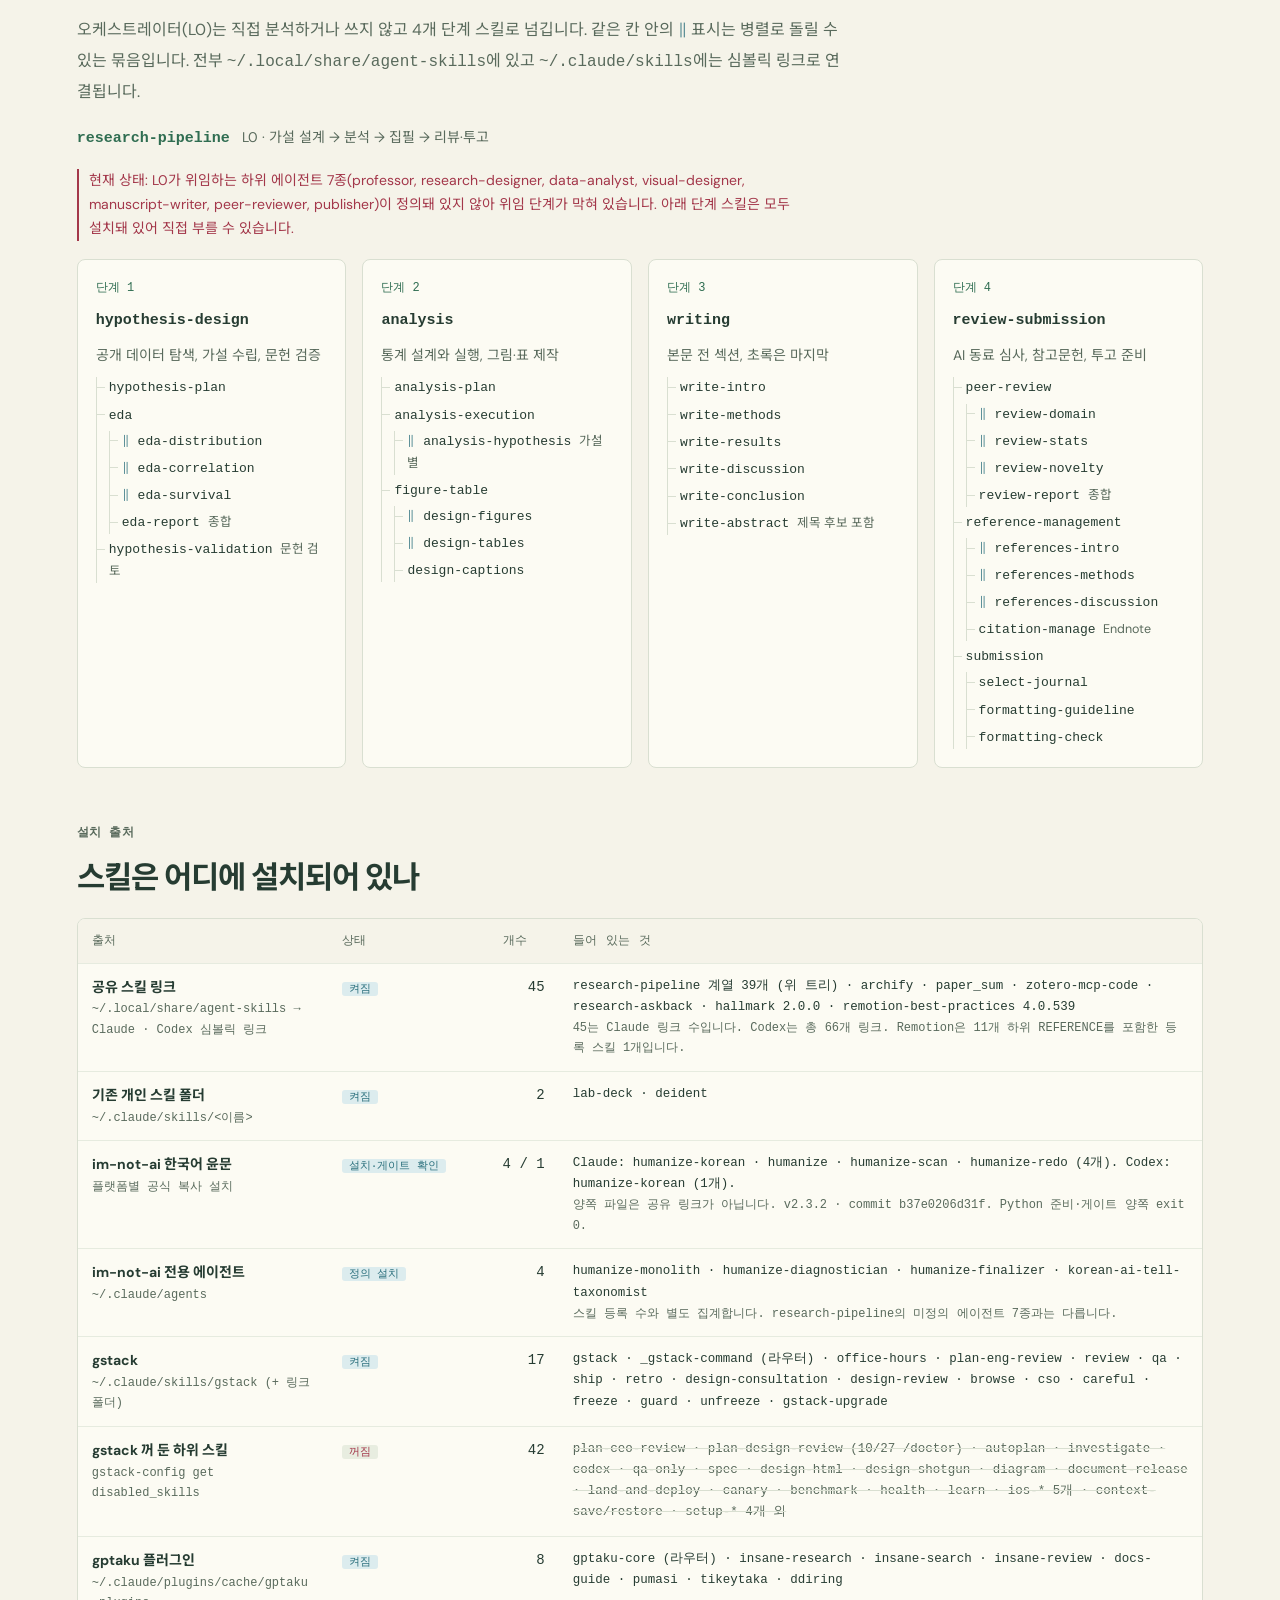
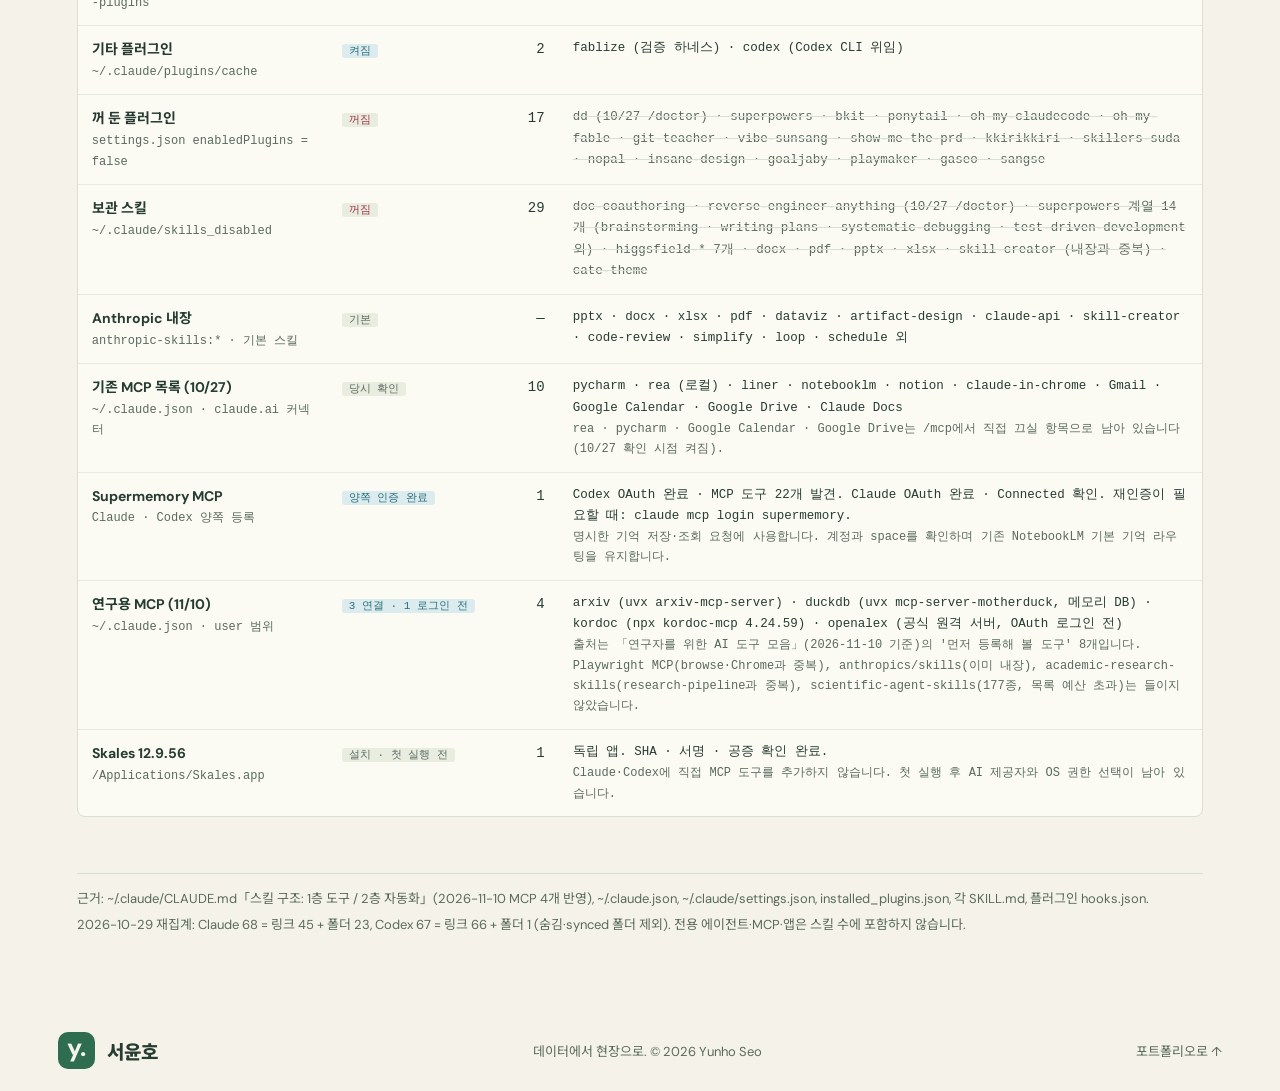
<file: skill-map.html>
<!doctype html><html lang="ko"><head><meta charset="utf-8"><meta name="viewport" content="width=device-width, initial-scale=1"><title>스킬 배선도 · 서윤호</title><meta name="description" content="연구·개발 작업을 Claude Code 위에서 어떻게 자동화해 두었는지 보여주는 스킬 배선도. 요청이 훅과 2층 자동화, 1층 도구를 거쳐 외부 도구에 닿는 경로를 작업별로 점등합니다."><meta name="theme-color" content="#f5f3e9"><meta property="og:type" content="website"><meta property="og:locale" content="ko_KR"><meta property="og:title" content="스킬 배선도 · 서윤호"><meta property="og:description" content="Claude Code 스킬 68개가 어디서 왔고 어떤 순서로 호출되는지 한 장에 정리한 배선도."><link rel="icon" href="favicon.svg"><link rel="stylesheet" href="styles.css?v=20261112-dic2"><link rel="preconnect" href="https://fonts.googleapis.com"><link href="https://fonts.googleapis.com/css2?family=Noto+Sans+KR:wght@400;500;600;700;800;900&family=DM+Sans:wght@400;500;600;700&display=swap" rel="stylesheet">
<style>
/* 스킬 배선도 페이지 전용. 사이트 토큰(--paper·--ink·--green·--muted·--line·--mint)에 4열 색을 더한다. */
.sm{--surface:#fcfbf3;--line-soft:#e6ebdf;--amber:#9a5a26;--amber-tint:#f5e8db;--teal:#2a6f7c;--teal-tint:#dcecee;--slate:#5f6b62;--slate-tint:#e8ede0;--off:#a3374a;--f-mono:ui-monospace,"SF Mono",Menlo,Consolas,monospace;--navy:var(--green);--navy-tint:var(--mint);display:flex;flex-direction:column;gap:56px;padding:48px max(6%,calc((100% - 1220px)/2)) 72px;font-family:'DM Sans','Noto Sans KR',sans-serif;font-size:16px;line-height:1.7}
.sm h1{font-size:clamp(30px,3vw,42px);letter-spacing:-1.4px;line-height:1.35;margin:10px 0 0;white-space:normal}
.sm h2{font-size:clamp(24px,2.4vw,32px);letter-spacing:-1px;line-height:1.4;margin:8px 0 0}
.sm h3{font-size:16px;font-weight:700;margin:0;line-height:1.4}
.sm p{margin:0}
.sm .mono{font-family:var(--f-mono)}
.sm .eyebrow{display:block;font-family:var(--f-mono);font-size:12px;letter-spacing:.04em;text-transform:uppercase;color:var(--muted);margin:0}
.sm .lede{color:var(--muted);max-width:70ch;line-height:1.9}
.sm section{display:flex;flex-direction:column;gap:18px}
.sm .sec-head{display:flex;flex-direction:column;gap:6px}
.sm header.page-head{display:flex;flex-direction:column;gap:14px;height:auto;position:static;border:0;padding:0;background:none;backdrop-filter:none;align-items:stretch}
.sm .stats{display:flex;flex-wrap:wrap;gap:8px 28px;font-variant-numeric:tabular-nums;border-top:1px solid var(--line);padding-top:14px}
.sm .stat{display:flex;align-items:baseline;gap:8px}
.sm .stat b{font-family:var(--f-mono);font-size:22px;font-weight:600}
.sm .stat span{color:var(--muted);font-size:14px}
.sm .stat.warn b{color:var(--off)}
.sm .path{display:grid;grid-template-columns:repeat(5,1fr);border:1px solid var(--line);border-radius:8px;background:var(--surface);overflow:hidden}
.sm .path>div{padding:16px 18px;display:flex;flex-direction:column;gap:4px;border-right:1px solid var(--line)}
.sm .path>div:last-child{border-right:0}
.sm .path .n{font-family:var(--f-mono);font-size:12px;color:var(--muted)}
.sm .path .t{font-weight:700}
.sm .path .d{font-size:14px;color:var(--muted);line-height:1.7}
.sm .path .k-h .t{color:var(--amber)} .sm .path .k-a .t{color:var(--green)} .sm .path .k-t .t{color:var(--teal)} .sm .path .k-x .t{color:var(--slate)}
.sm .tasks{display:flex;flex-wrap:wrap;gap:8px}
.sm .chip{font:inherit;font-size:14px;border:1px solid var(--line);background:var(--surface);color:var(--ink);padding:8px 14px;border-radius:999px;cursor:pointer;display:inline-flex;gap:7px;align-items:center;min-height:40px}
.sm .chip small{font-family:var(--f-mono);font-size:11px;color:var(--muted)}
.sm .chip:hover{border-color:var(--green)}
.sm .chip[aria-pressed="true"]{background:var(--green);border-color:var(--green);color:#fff}
.sm .chip[aria-pressed="true"] small{color:#fff;opacity:.85}
.sm .board-scroll{overflow-x:auto}
.sm .board{position:relative;display:grid;grid-template-columns:repeat(4,minmax(210px,1fr));gap:44px;min-width:0}
.sm .board svg{position:absolute;inset:0;width:100%;height:100%;pointer-events:none;z-index:0;overflow:visible}
.sm .col{position:relative;z-index:1;display:flex;flex-direction:column;gap:10px}
.sm .col-head{display:flex;flex-direction:column;gap:2px;padding-bottom:6px;border-bottom:2px solid var(--c)}
.sm .col-head .eyebrow{color:var(--c)}
.sm .col-head h3{font-size:15px}
.sm .col[data-k="h"]{--c:var(--amber);--tint:var(--amber-tint)}
.sm .col[data-k="a"]{--c:var(--green);--tint:var(--mint)}
.sm .col[data-k="t"]{--c:var(--teal);--tint:var(--teal-tint)}
.sm .col[data-k="x"]{--c:var(--slate);--tint:var(--slate-tint)}
.sm .node{font:inherit;text-align:left;color:inherit;background:var(--surface);border:1px solid var(--line);border-radius:6px;padding:10px 12px;display:flex;flex-direction:column;gap:3px;cursor:pointer;transition:border-color .2s,background .2s}
.sm .node>span{transition:opacity .2s}
.sm .node .nm{font-family:var(--f-mono);font-size:13.5px;font-weight:600;line-height:1.4;word-break:break-word}
.sm .node .role{font-size:13px;color:var(--muted);line-height:1.5}
.sm .node:hover{border-color:var(--c)}
.sm .board.lit .node:not(.on)>span{opacity:.38}
.sm .board.lit .node:not(.on){border-color:var(--line-soft)}
.sm .board.lit .node.on{border-color:var(--c);background:var(--tint);box-shadow:inset 3px 0 0 var(--c)}
.sm .node.picked{outline:2px dashed var(--c);outline-offset:2px}
.sm .node .pill{align-self:flex-start;font-family:var(--f-mono);font-size:11px;letter-spacing:.02em;color:var(--off);border:1px solid currentColor;border-radius:3px;padding:0 6px;margin-top:3px;line-height:1.6}
.sm .node .pill.ok{color:var(--teal)}
.sm .note{font-size:14px;color:var(--off);border-left:2px solid var(--off);padding-left:10px;max-width:72ch;line-height:1.7}
.sm .extra{display:flex;flex-direction:column;gap:6px;margin-top:6px;padding-top:10px;border-top:1px dashed var(--line)}
.sm .extra .eyebrow{font-size:11px}
.sm .extra-list{display:flex;flex-wrap:wrap;gap:4px}
.sm .extra-list span{font-family:var(--f-mono);font-size:12px;padding:2px 8px;border:1px solid var(--line-soft);border-radius:3px;color:var(--muted);background:var(--surface)}
.sm path.edge{fill:none;stroke:var(--line);stroke-width:1.2;transition:stroke .2s,stroke-width .2s,opacity .2s}
.sm .board.lit path.edge{opacity:.35}
.sm .board.lit path.edge.on{opacity:1;stroke:var(--green);stroke-width:2.2}
.sm .detail{display:grid;grid-template-columns:1.6fr 1fr;gap:20px;align-items:start}
.sm .panel{background:var(--surface);border:1px solid var(--line);border-radius:8px;padding:22px 24px;display:flex;flex-direction:column;gap:14px}
.sm .panel .trig{font-size:14px;color:var(--muted)}
.sm .panel .trig q{color:var(--ink);font-style:normal}
.sm ol.steps{list-style:none;margin:0;padding:0;display:flex;flex-direction:column;counter-reset:s}
.sm ol.steps li{counter-increment:s;display:grid;grid-template-columns:28px 1fr;gap:10px;padding:11px 0;border-top:1px solid var(--line-soft)}
.sm ol.steps li:first-child{border-top:0;padding-top:0}
.sm ol.steps li::before{content:counter(s);font-family:var(--f-mono);font-size:12px;color:var(--green);border:1px solid var(--green);border-radius:50%;width:22px;height:22px;display:grid;place-items:center;margin-top:2px}
.sm ol.steps .s{font-family:var(--f-mono);font-size:13.5px;font-weight:700}
.sm ol.steps .d{font-size:15px;color:var(--muted);line-height:1.75}
.sm .info dl{margin:0;display:grid;grid-template-columns:auto 1fr;gap:6px 14px;font-size:14px}
.sm .info dt{color:var(--muted);font-size:12px;padding-top:2px}
.sm .info dd{margin:0;word-break:break-word}
.sm .info .k{display:inline-block;font-family:var(--f-mono);font-size:11px;padding:1px 7px;border-radius:3px;border:1px solid currentColor}
.sm .hint{font-size:14px;color:var(--muted)}
.sm .tree{display:grid;grid-template-columns:repeat(4,1fr);gap:16px}
.sm .phase{background:var(--surface);border:1px solid var(--line);border-radius:8px;padding:18px;display:flex;flex-direction:column;gap:10px}
.sm .phase .ph-n{font-family:var(--f-mono);font-size:12px;color:var(--green)}
.sm .phase .ph-name{font-family:var(--f-mono);font-weight:700;font-size:15px}
.sm .phase .ph-d{font-size:14px;color:var(--muted)}
.sm .phase ul{list-style:none;margin:0;padding:0 0 0 12px;border-left:1px solid var(--line);display:flex;flex-direction:column;gap:5px}
.sm .phase li{font-family:var(--f-mono);font-size:13px;position:relative}
.sm .phase li::before{content:"";position:absolute;left:-12px;top:.75em;width:8px;border-top:1px solid var(--line)}
.sm .phase li .par{color:var(--teal)}
.sm .phase li em{font-style:normal;font-family:'DM Sans','Noto Sans KR',sans-serif;color:var(--muted);font-size:12.5px}
.sm .phase ul ul{margin-top:4px}
.sm .tree-root{display:flex;align-items:baseline;gap:12px;flex-wrap:wrap;font-size:15px}
.sm .tree-root b{font-family:var(--f-mono);color:var(--green)}
.sm .tbl{overflow-x:auto;border:1px solid var(--line);border-radius:8px;background:var(--surface)}
.sm table{border-collapse:collapse;width:100%;font-size:14px;min-width:720px}
.sm th,.sm td{text-align:left;vertical-align:top;padding:12px 14px;border-bottom:1px solid var(--line-soft)}
.sm tr:last-child td{border-bottom:0}
.sm th{font-family:var(--f-mono);font-size:11.5px;letter-spacing:.06em;text-transform:uppercase;color:var(--muted);font-weight:500;background:var(--paper);white-space:nowrap}
.sm td:first-child{width:250px}
.sm td.num{font-family:var(--f-mono);font-variant-numeric:tabular-nums;text-align:right;white-space:nowrap}
.sm td .p{font-family:var(--f-mono);font-size:12px;color:var(--muted);overflow-wrap:anywhere}
.sm td .names{font-family:var(--f-mono);font-size:12.5px;line-height:1.7}
.sm .st{font-family:var(--f-mono);font-size:11px;padding:1px 7px;border-radius:3px;white-space:nowrap}
.sm .st.on{color:var(--teal);background:var(--teal-tint)}
.sm .st.off{color:var(--off);background:var(--slate-tint)}
.sm .st.ext{color:var(--slate);background:var(--slate-tint)}
.sm .off-names{color:var(--muted);text-decoration:line-through;text-decoration-color:var(--line)}
.sm .sources{font-size:13px;color:var(--muted);border-top:1px solid var(--line);padding-top:14px;display:flex;flex-direction:column;gap:4px}
.sm .back{font-size:14px;border-bottom:1px solid #a7b6a3;padding:6px 0;align-self:flex-start}
@media (max-width:900px){.sm .path{grid-template-columns:1fr}.sm .path>div{border-right:0;border-bottom:1px solid var(--line)}.sm .path>div:last-child{border-bottom:0}.sm .detail{grid-template-columns:1fr}.sm .tree{grid-template-columns:1fr 1fr}}
@media (max-width:760px){.sm{padding:36px 6% 48px;gap:40px}.sm .board{grid-template-columns:1fr;gap:28px}.sm .board svg{display:none}.sm .tree{grid-template-columns:1fr}.sm h1{font-size:28px}.sm .stat b{font-size:19px}}
@media (prefers-reduced-motion:reduce){.sm *{transition:none!important}}
</style></head>
<body><a class="skip" href="#board">배선도로 바로 가기</a><header class="header"><a href="index.html#home" class="brand"><span class="brand-icon">y.</span> 서윤호 <span class="brand-en">YUNHO SEO</span></a><span class="header-note"><i></i> TOOLING / CLAUDE CODE WORKFLOW</span><nav class="desktop-nav" aria-label="메인 메뉴"><a href="index.html#evidence">Showcase</a><a href="index.html#work">Work</a><a href="index.html#research">Research</a><a href="index.html#about">About</a><a href="https://github.com/yunhoseo" target="_blank" rel="noopener">GitHub ↗</a><a class="nav-contact" href="index.html#contact">Contact ↗</a></nav><details class="mobile-menu"><summary>메뉴 <span aria-hidden="true">☰</span></summary><nav aria-label="모바일 메뉴"><a href="index.html#evidence">Showcase · 결과물</a><a href="index.html#work">Work · 프로젝트</a><a href="index.html#research">Research · 논문</a><a href="index.html#about">About · 소개</a><a href="https://github.com/yunhoseo" target="_blank" rel="noopener">GitHub ↗</a><a href="index.html#contact">Contact · 연락처</a></nav></details></header>
<main class="sm">
<header class="page-head">
  <a class="back" href="index.html#open-research">← 공개 연구·도구로 돌아가기</a>
  <p class="section-kicker">TOOLING / CLAUDE CODE WORKFLOW</p>
  <h1>스킬 배선도</h1>
  <p class="lede">연구와 개발 작업을 Claude Code 위에서 어떻게 자동화해 두었는지 한 장에 정리했습니다. 설치한 스킬이 어디서 왔고, 요청 한 줄이 어떤 훅을 거쳐 어느 스킬로 들어가 어떤 도구를 부르는지 보여 줍니다. 아래 작업을 고르면 그 경로만 점등됩니다.</p>
  <span class="eyebrow">~/.claude · ~/.codex 실측 · 2026-11-10 기준</span>
  <div class="stats">
    <div class="stat"><b>68</b><span>Claude 등록 스킬</span></div>
    <div class="stat"><b>67</b><span>Codex 등록 스킬</span></div>
    <div class="stat"><b>10</b><span>켜진 플러그인 (꺼짐 17)</span></div>
    <div class="stat"><b>8</b><span>2층 자동화</span></div>
    <div class="stat"><b>13</b><span>1층 도구 묶음</span></div>
    <div class="stat"><b>71</b><span>꺼 둔 스킬 (gstack 42 + 보관 29)</span></div>
    <div class="stat warn"><b>1</b><span>작동 안 하는 연결 (research-pipeline 위임)</span></div>
  </div>
</header>

<section>
  <div class="sec-head">
    <span class="eyebrow">요청 처리 순서</span>
    <h2>요청이 스킬에 닿기까지</h2>
  </div>
  <div class="path">
    <div><span class="n">1 · 입력</span><span class="t">사용자 요청</span><span class="d">"리서치해줘", "덱 고쳐줘" 같은 짧은 문장</span></div>
    <div class="k-h"><span class="n">2 · 훅</span><span class="t">라우터가 신호를 붙임</span><span class="d">gptaku-core가 스킬 이름을, fablize가 검증 팩을 프롬프트에 덧붙임</span></div>
    <div class="k-a"><span class="n">3 · 2층</span><span class="t">일 단위 자동화</span><span class="d">CLAUDE.md 규칙: 2층에 해당하면 2층 스킬부터 연다</span></div>
    <div class="k-t"><span class="n">4 · 1층</span><span class="t">능력 단위 도구</span><span class="d">2층이 필요한 1층을 불러 쓴다. 단순 일은 1층만 바로 연다</span></div>
    <div class="k-x"><span class="n">5 · 외부</span><span class="t">MCP · 앱 · CLI</span><span class="d">liner, Zotero, PowerPoint, Codex, 브라우저, 키 볼트, Supermemory, OpenAlex, arXiv, DuckDB, kordoc · 독립 앱 Skales</span></div>
  </div>
</section>

<section id="board-section">
  <div class="sec-head">
    <span class="eyebrow">작업을 고르면 경로가 점등됩니다 · 칸을 누르면 상세</span>
    <h2>작업별 배선</h2>
  </div>
  <div class="tasks" id="tasks" role="group" aria-label="작업 선택"></div>
  <div class="board-scroll">
    <div class="board lit" id="board">
      <svg id="wires" aria-hidden="true"></svg>
    </div>
  </div>
  <div class="detail">
    <div class="panel" id="taskPanel" aria-live="polite"></div>
    <div class="panel info" id="nodePanel">
      <h3>칸 상세</h3>
      <p class="hint">배선도의 칸을 누르면 위치와 역할이 여기에 표시됩니다.</p>
    </div>
  </div>
</section>

<section>
  <div class="sec-head">
    <span class="eyebrow">research-pipeline 내부</span>
    <h2>논문 집필 파이프라인의 스킬 트리</h2>
    <p class="lede">오케스트레이터(L0)는 직접 분석하거나 쓰지 않고 4개 단계 스킬로 넘깁니다. 같은 칸 안의 <span class="mono" style="color:var(--teal)">∥</span> 표시는 병렬로 돌릴 수 있는 묶음입니다. 전부 <span class="mono">~/.local/share/agent-skills</span>에 있고 <span class="mono">~/.claude/skills</span>에는 심볼릭 링크로 연결됩니다.</p>
  </div>
  <div class="tree-root"><b>research-pipeline</b><span class="hint">L0 · 가설 설계 → 분석 → 집필 → 리뷰·투고</span></div>
  <p class="note">현재 상태: L0가 위임하는 하위 에이전트 7종(professor, research-designer, data-analyst, visual-designer, manuscript-writer, peer-reviewer, publisher)이 정의돼 있지 않아 위임 단계가 막혀 있습니다. 아래 단계 스킬은 모두 설치돼 있어 직접 부를 수 있습니다.</p>
  <div class="tree">
    <div class="phase">
      <span class="ph-n">단계 1</span>
      <span class="ph-name">hypothesis-design</span>
      <span class="ph-d">공개 데이터 탐색, 가설 수립, 문헌 검증</span>
      <ul>
        <li>hypothesis-plan</li>
        <li>eda
          <ul>
            <li><span class="par">∥</span> eda-distribution</li>
            <li><span class="par">∥</span> eda-correlation</li>
            <li><span class="par">∥</span> eda-survival</li>
            <li>eda-report <em>종합</em></li>
          </ul>
        </li>
        <li>hypothesis-validation <em>문헌 검토</em></li>
      </ul>
    </div>
    <div class="phase">
      <span class="ph-n">단계 2</span>
      <span class="ph-name">analysis</span>
      <span class="ph-d">통계 설계와 실행, 그림·표 제작</span>
      <ul>
        <li>analysis-plan</li>
        <li>analysis-execution
          <ul><li><span class="par">∥</span> analysis-hypothesis <em>가설별</em></li></ul>
        </li>
        <li>figure-table
          <ul>
            <li><span class="par">∥</span> design-figures</li>
            <li><span class="par">∥</span> design-tables</li>
            <li>design-captions</li>
          </ul>
        </li>
      </ul>
    </div>
    <div class="phase">
      <span class="ph-n">단계 3</span>
      <span class="ph-name">writing</span>
      <span class="ph-d">본문 전 섹션, 초록은 마지막</span>
      <ul>
        <li>write-intro</li>
        <li>write-methods</li>
        <li>write-results</li>
        <li>write-discussion</li>
        <li>write-conclusion</li>
        <li>write-abstract <em>제목 후보 포함</em></li>
      </ul>
    </div>
    <div class="phase">
      <span class="ph-n">단계 4</span>
      <span class="ph-name">review-submission</span>
      <span class="ph-d">AI 동료 심사, 참고문헌, 투고 준비</span>
      <ul>
        <li>peer-review
          <ul>
            <li><span class="par">∥</span> review-domain</li>
            <li><span class="par">∥</span> review-stats</li>
            <li><span class="par">∥</span> review-novelty</li>
            <li>review-report <em>종합</em></li>
          </ul>
        </li>
        <li>reference-management
          <ul>
            <li><span class="par">∥</span> references-intro</li>
            <li><span class="par">∥</span> references-methods</li>
            <li><span class="par">∥</span> references-discussion</li>
            <li>citation-manage <em>Endnote</em></li>
          </ul>
        </li>
        <li>submission
          <ul>
            <li>select-journal</li>
            <li>formatting-guideline</li>
            <li>formatting-check</li>
          </ul>
        </li>
      </ul>
    </div>
  </div>
</section>

<section>
  <div class="sec-head">
    <span class="eyebrow">설치 출처</span>
    <h2>스킬은 어디에 설치되어 있나</h2>
  </div>
  <div class="tbl">
    <table>
      <thead><tr><th>출처</th><th>상태</th><th>개수</th><th>들어 있는 것</th></tr></thead>
      <tbody>
        <tr>
          <td><b>공유 스킬 링크</b><div class="p">~/.local/share/agent-skills → Claude · Codex 심볼릭 링크</div></td>
          <td><span class="st on">켜짐</span></td><td class="num">45</td>
          <td><div class="names">research-pipeline 계열 39개 (위 트리) · archify · paper_sum · zotero-mcp-code · research-askback · hallmark 2.0.0 · remotion-best-practices 4.0.539</div><div class="p">45는 Claude 링크 수입니다. Codex는 총 66개 링크. Remotion은 11개 하위 REFERENCE를 포함한 등록 스킬 1개입니다.</div></td>
        </tr>
        <tr>
          <td><b>기존 개인 스킬 폴더</b><div class="p">~/.claude/skills/&lt;이름&gt;</div></td>
          <td><span class="st on">켜짐</span></td><td class="num">2</td>
          <td><div class="names">lab-deck · deident</div></td>
        </tr>
        <tr>
          <td><b>im-not-ai 한국어 윤문</b><div class="p">플랫폼별 공식 복사 설치</div></td>
          <td><span class="st on">설치·게이트 확인</span></td><td class="num">4 / 1</td>
          <td><div class="names">Claude: humanize-korean · humanize · humanize-scan · humanize-redo (4개). Codex: humanize-korean (1개).</div><div class="p">양쪽 파일은 공유 링크가 아닙니다. v2.3.2 · commit b37e0206d31f. Python 준비·게이트 양쪽 exit 0.</div></td>
        </tr>
        <tr>
          <td><b>im-not-ai 전용 에이전트</b><div class="p">~/.claude/agents</div></td>
          <td><span class="st on">정의 설치</span></td><td class="num">4</td>
          <td><div class="names">humanize-monolith · humanize-diagnostician · humanize-finalizer · korean-ai-tell-taxonomist</div><div class="p">스킬 등록 수와 별도 집계합니다. research-pipeline의 미정의 에이전트 7종과는 다릅니다.</div></td>
        </tr>
        <tr>
          <td><b>gstack</b><div class="p">~/.claude/skills/gstack (+ 링크 폴더)</div></td>
          <td><span class="st on">켜짐</span></td><td class="num">17</td>
          <td><div class="names">gstack · _gstack-command (라우터) · office-hours · plan-eng-review · review · qa · ship · retro · design-consultation · design-review · browse · cso · careful · freeze · guard · unfreeze · gstack-upgrade</div></td>
        </tr>
        <tr>
          <td><b>gstack 꺼 둔 하위 스킬</b><div class="p">gstack-config get disabled_skills</div></td>
          <td><span class="st off">꺼짐</span></td><td class="num">42</td>
          <td><div class="names off-names">plan-ceo-review · plan-design-review (10/27 /doctor) · autoplan · investigate · codex · qa-only · spec · design-html · design-shotgun · diagram · document-release · land-and-deploy · canary · benchmark · health · learn · ios-* 5개 · context-save/restore · setup-* 4개 외</div></td>
        </tr>
        <tr>
          <td><b>gptaku 플러그인</b><div class="p">~/.claude/plugins/cache/gptaku-plugins</div></td>
          <td><span class="st on">켜짐</span></td><td class="num">8</td>
          <td><div class="names">gptaku-core (라우터) · insane-research · insane-search · insane-review · docs-guide · pumasi · tikeytaka · ddiring</div></td>
        </tr>
        <tr>
          <td><b>기타 플러그인</b><div class="p">~/.claude/plugins/cache</div></td>
          <td><span class="st on">켜짐</span></td><td class="num">2</td>
          <td><div class="names">fablize (검증 하네스) · codex (Codex CLI 위임)</div></td>
        </tr>
        <tr>
          <td><b>꺼 둔 플러그인</b><div class="p">settings.json enabledPlugins = false</div></td>
          <td><span class="st off">꺼짐</span></td><td class="num">17</td>
          <td><div class="names off-names">dd (10/27 /doctor) · superpowers · bkit · ponytail · oh-my-claudecode · oh-my-fable · git-teacher · vibe-sunsang · show-me-the-prd · kkirikkiri · skillers-suda · nopal · insane-design · goaljaby · playmaker · gaseo · sangse</div></td>
        </tr>
        <tr>
          <td><b>보관 스킬</b><div class="p">~/.claude/skills_disabled</div></td>
          <td><span class="st off">꺼짐</span></td><td class="num">29</td>
          <td><div class="names off-names">doc-coauthoring · reverse-engineer-anything (10/27 /doctor) · superpowers 계열 14개 (brainstorming · writing-plans · systematic-debugging · test-driven-development 외) · higgsfield-* 7개 · docx · pdf · pptx · xlsx · skill-creator (내장과 중복) · cate-theme</div></td>
        </tr>
        <tr>
          <td><b>Anthropic 내장</b><div class="p">anthropic-skills:* · 기본 스킬</div></td>
          <td><span class="st ext">기본</span></td><td class="num">—</td>
          <td><div class="names">pptx · docx · xlsx · pdf · dataviz · artifact-design · claude-api · skill-creator · code-review · simplify · loop · schedule 외</div></td>
        </tr>
        <tr>
          <td><b>기존 MCP 목록 (10/27)</b><div class="p">~/.claude.json · claude.ai 커넥터</div></td>
          <td><span class="st ext">당시 확인</span></td><td class="num">10</td>
          <td><div class="names">pycharm · rea (로컬) · liner · notebooklm · notion · claude-in-chrome · Gmail · Google Calendar · Google Drive · Claude Docs</div><div class="p">rea · pycharm · Google Calendar · Google Drive는 /mcp에서 직접 끄실 항목으로 남아 있습니다(10/27 확인 시점 켜짐).</div></td>
        </tr>
        <tr>
          <td><b>Supermemory MCP</b><div class="p">Claude · Codex 양쪽 등록</div></td>
          <td><span class="st on">양쪽 인증 완료</span></td><td class="num">1</td>
          <td><div class="names">Codex OAuth 완료 · MCP 도구 22개 발견. Claude OAuth 완료 · Connected 확인. 재인증이 필요할 때: claude mcp login supermemory.</div><div class="p">명시한 기억 저장·조회 요청에 사용합니다. 계정과 space를 확인하며 기존 NotebookLM 기본 기억 라우팅을 유지합니다.</div></td>
        </tr>
        <tr>
          <td><b>연구용 MCP (11/10)</b><div class="p">~/.claude.json · user 범위</div></td>
          <td><span class="st on">3 연결 · 1 로그인 전</span></td><td class="num">4</td>
          <td><div class="names">arxiv (uvx arxiv-mcp-server) · duckdb (uvx mcp-server-motherduck, 메모리 DB) · kordoc (npx kordoc-mcp 4.24.59) · openalex (공식 원격 서버, OAuth 로그인 전)</div><div class="p">출처는 「연구자를 위한 AI 도구 모음」(2026-11-10 기준)의 '먼저 등록해 볼 도구' 8개입니다. Playwright MCP(browse·Chrome과 중복), anthropics/skills(이미 내장), academic-research-skills(research-pipeline과 중복), scientific-agent-skills(177종, 목록 예산 초과)는 들이지 않았습니다.</div></td>
        </tr>
        <tr>
          <td><b>Skales 12.9.56</b><div class="p">/Applications/Skales.app</div></td>
          <td><span class="st ext">설치 · 첫 실행 전</span></td><td class="num">1</td>
          <td><div class="names">독립 앱. SHA · 서명 · 공증 확인 완료.</div><div class="p">Claude·Codex에 직접 MCP 도구를 추가하지 않습니다. 첫 실행 후 AI 제공자와 OS 권한 선택이 남아 있습니다.</div></td>
        </tr>
      </tbody>
    </table>
  </div>
</section>

<div class="sources">
  <span>근거: ~/.claude/CLAUDE.md「스킬 구조: 1층 도구 / 2층 자동화」(2026-11-10 MCP 4개 반영), ~/.claude.json, ~/.claude/settings.json, installed_plugins.json, 각 SKILL.md, 플러그인 hooks.json.</span>
  <span>2026-10-29 재집계: Claude 68 = 링크 45 + 폴더 23, Codex 67 = 링크 66 + 폴더 1 (숨김·synced 폴더 제외). 전용 에이전트·MCP·앱은 스킬 수에 포함하지 않습니다.</span>
</div>
</main>
<footer><a class="brand" href="index.html#home"><span class="brand-icon">y.</span> 서윤호</a><span>데이터에서 현장으로. © 2026 Yunho Seo</span><a href="index.html#home">포트폴리오로 ↑</a></footer>
<script>
const NODES = {
  h:{eyebrow:"항상 켜짐", title:"훅 · 규칙", items:[
    {id:"h_claudemd", nm:"CLAUDE.md 규칙", role:"2층 우선 · 기억 라우팅", src:"~/.claude/CLAUDE.md", when:"매 세션 로드", desc:"2층 일이면 2층 스킬부터 연다는 원칙, 과거 맥락은 NotebookLM 'Claude Memory'부터 조회하고 Supermemory는 명시한 저장·조회 요청에 사용한다는 규칙, 서브에이전트 모델 라우팅 표가 들어 있습니다."},
    {id:"h_gptaku", nm:"gptaku-core 라우터", role:"요청 신호 → gptaku 스킬 지정", src:"plugins/cache/gptaku-plugins/gptaku-core/0.2.1/hooks", when:"SessionStart · UserPromptSubmit · PostToolUse", desc:"세션 시작 때 '스킬 우선 규칙'을 넣고, 요청 문장에서 리서치·공식 문서·이미지·URL·API 키 신호를 찾아 해당 스킬을 먼저 부르게 합니다. WebFetch가 실패하면 fetch_fallback이 insane-search로 다시 열도록 안내합니다."},
    {id:"h_fablize", nm:"fablize 라우터", role:"검증 팩 주입 · 목표 분할", src:"plugins/cache/fablize/fablize/2.0.0", when:"UserPromptSubmit", desc:"HTML·SVG·차트 같은 렌더 산출물 신호면 [fablize:grounding](렌더 → 관찰 → 수정), 디버깅·원인 불명 신호면 [fablize:investigation](재현 → 가설 3개 이상 → 증거)을 붙입니다. 2단계 이상 작업은 goals.py로 목표를 나누고 검증 증거 없이는 완료로 치지 않습니다."},
    {id:"h_gstack", nm:"gstack 타임라인 훅", role:"세션 종료 시 기록", src:"skills/gstack/hosts/claude/hooks/timeline-stop-hook", when:"Stop", desc:"세션이 멈출 때 gstack 작업 타임라인을 남깁니다."},
    {id:"h_notify", nm:"알림 훅 · ddiring", role:"대기·완료 알림", src:"settings.json Notification · ddiring 0.2.3", when:"Notification · Stop", desc:"권한 승인·입력 대기 때 Glass 소리를 냅니다. ddiring 플러그인은 작업 완료 알림(소리·볼륨·터미널 표시)을 담당하고 ddiring-config로 설정합니다."},
    {id:"h_orca", nm:"Orca 에이전트 훅", role:"모든 이벤트 전달", src:"~/.orca/agent-hooks/claude-hook.sh", when:"전 이벤트", desc:"SessionStart부터 Stop까지 모든 이벤트를 Orca 앱으로 넘깁니다. 스킬 선택에는 관여하지 않습니다."}
  ]},
  a:{eyebrow:"2층", title:"일 단위 자동화", items:[
    {id:"a_research", nm:"insane-research", role:"주제 리서치", src:"gptaku-plugins/insane-research 2.11.0", when:"\"리서치해줘\", \"비교 분석\", \"동향\"", desc:"멀티에이전트 딥리서치. 질문을 쪼개 여러 출처를 모으고 주장별로 확인해 보고서를 만듭니다. 하위: insane-research-main, -query(쿼리 빌더), -refs(레퍼런스 이미지 수집)."},
    {id:"a_pipeline", nm:"research-pipeline", role:"논문 집필", warn:"위임 깨짐", src:"~/.local/share/agent-skills/research-pipeline", when:"가설 설계부터 투고까지 전 과정", desc:"4단계(hypothesis-design · analysis · writing · review-submission)를 차례로 맡기는 오케스트레이터입니다. 위임 대상 하위 에이전트 7종이 정의돼 있지 않아 오케스트레이터 실행은 막혀 있고, 지금은 단계 스킬을 직접 부르는 방식으로만 쓸 수 있습니다. 아래 트리 참조."},
    {id:"a_papersum", nm:"paper_sum", role:"논문 요약", src:"~/.local/share/agent-skills/paper_sum", when:"논문 파일·텍스트가 주어질 때", desc:"산업공학 논문을 정해진 항목에 따라 한국어로 요약 정리합니다."},
    {id:"a_labdeck", nm:"lab-deck", role:"발표자료", src:"~/.claude/skills/lab-deck", when:"\"발표자료\", \"덱\", \"ppt 고쳐줘\", \"미리보기\"", desc:"SOS Lab 덱의 생성·수정·미리보기·버전 저장. 대시 금지, 남색 굵게 강조 하나, 글 위주 장은 글머리표형, 렌더 확인 최소 1회, '반영해줘' 시 다음 v 번호로 저장."},
    {id:"a_gstackflow", nm:"gstack 개발 흐름", role:"코드 리뷰 · 배포", src:"~/.claude/skills/gstack", when:"기능 기획부터 PR까지", desc:"/office-hours → /plan-eng-review → 구현 → /review → /qa → /ship, 마무리 /retro."},
    {id:"a_design", nm:"gstack 디자인 흐름", role:"UI · 디자인", src:"~/.claude/skills/design-consultation · design-review", when:"디자인 시스템 수립, 화면 품질 점검", desc:"/design-consultation으로 미감·타이포·색·간격 체계를 정하고, /design-review로 화면을 보며 불일치와 AI 슬롭 패턴을 고칩니다(B 이상 목표)."},
    {id:"a_askback", nm:"research-askback", role:"ResearchCat 프롬프트 20종", src:"~/.local/share/agent-skills/research-askback", when:"리서치캣 공식 프롬프트를 명시해 요청할 때", desc:"연구계획서, 선행연구 조사, 논문 섹션, 랩미팅·학회 발표, 포스터, 논문 리뷰 등 공식 한국어 프롬프트 20종 가운데 하나를 골라, 필수·선택 입력을 질문으로 받고 원문 규칙대로 끝까지 실행합니다. 2026-10-27 CLAUDE.md 표에 추가."},
    {"id":"a_humanize","nm":"humanize-korean (im-not-ai)","role":"한국어 진단 · 윤문 · 검증","ok":"v2.3.2 · 게이트 확인","src":"~/.claude/skills/humanize* · ~/.claude/agents · ~/.codex/skills/humanize-korean","when":"AI 문체·번역투를 자연스러운 한국어로 다듬을 때","desc":"원문의 의미·수치·내용 앵커를 보존하며 light·standard·heavy 경로로 진단, 윤문, 검증합니다. Claude는 본체와 래퍼 3개 및 전용 에이전트 4종, Codex는 전용 스킬 1개를 공식 방식으로 따로 복사 설치했습니다. Python 준비·게이트 검증은 양쪽 exit 0. 전체 윤문 실행은 별도 작업입니다."}
  ]},
  t:{eyebrow:"1층", title:"능력 단위 도구", items:[
    {id:"t_search", nm:"insane-search", role:"막힌 사이트 · 플랫폼 읽기", src:"gptaku-plugins/insane-search 0.17.3", when:"특정 URL·플랫폼, WebFetch 실패", desc:"X, 레딧, 유튜브 자막, 네이버, 쿠팡, 링크드인 등. yt-dlp, Jina Reader, 공개 API, curl_cffi, Playwright 실제 Chrome 순으로 시도합니다. 단순 검색은 WebSearch."},
    {id:"t_browse", nm:"browse", role:"브라우저 조작 · 화면 QA", src:"~/.claude/skills/browse (gstack)", when:"/qa, /design-review 안에서, 또는 단독", desc:"실제 브라우저로 페이지를 열고 클릭·스크린샷·콘솔 오류 확인까지 합니다."},
    {id:"t_docsguide", nm:"docs-guide", role:"공식 문서", src:"gptaku-plugins/docs-guide 1.4.6", when:"라이브러리·프레임워크 질문", desc:"llms.txt나 검색으로 공식 문서를 찾아 그 기준으로 답합니다. Claude 관련 문서는 claude-code-guide가 맡습니다."},
    {id:"t_image", nm:"pumasi:image", role:"이미지 생성", src:"gptaku-plugins/pumasi 1.21.0", when:"썸네일·로고·포스터·일러스트", desc:"이미지 요청을 전부 받습니다. 같은 플러그인의 pumasi는 Codex 병렬 코딩용입니다."},
    {id:"t_codex", nm:"codex · insane-review", role:"다른 모델 의견", src:"openai-codex/codex 1.0.1 · gptaku insane-review", when:"막혔을 때 2차 진단, 외부 검토", desc:"codex:rescue는 Codex CLI에 진단·구현을 맡깁니다. insane-review는 repomix로 코드를 묶어 GPT Pro 웹에 검토를 받아 옵니다."},
    {id:"t_key", nm:"tikeytaka", role:"API 키 보관", src:"gptaku-plugins/tikeytaka", when:"키 등록·갱신·전파·검증", desc:"add · verify · sync · scan · list · use · requires. 키 값은 채팅으로 받지 않고, 죽은 키는 볼트에 넣지 않습니다."},
    {id:"t_office", nm:"pptx · docx · xlsx · pdf", role:"문서 포맷", src:"anthropic-skills (내장)", when:"파일 읽기·쓰기", desc:"Office 문서와 PDF를 읽고 만듭니다. 보관 폴더의 같은 이름 스킬은 중복이라 꺼 두었습니다."},
    {id:"t_zotero", nm:"zotero-mcp-code · citation-manage", role:"학술 검색 · 인용", ok:"10/27 복구", src:"~/.local/share/agent-skills · 라이브러리 ~/Desktop/Research/Attention_by_Tracking/zotero-code-execution", when:"참고문헌 검색, Endnote 정리", desc:"Zotero 라이브러리를 코드 실행으로 검색해 중복 제거·정렬합니다. 2026-10-27 다른 사람 경로(/Users/niyaro/…)를 이 컴퓨터 사본으로 고쳐 복구했고, 실제 검색에서 4건이 나왔습니다. 의미 검색은 라이브러리 사본에서 꺼져 있어 키워드·태그 검색으로 동작합니다. citation-manage는 Endnote 형식으로 정리합니다."},
    {id:"t_deident", nm:"deident", role:"비식별화", src:"~/.claude/skills/deident", when:"외부 공유·Claude 투입 전", desc:"hwpx/docx/xlsx/pptx/pdf/hwp/md의 성명·기관·주민번호·과제번호를 로컬에서 가명([연구자A] 등)으로 바꾸고 검증합니다."},
    {id:"t_viz", nm:"archify · dataviz", role:"다이어그램 · 차트", src:"agent-skills/archify · 내장 dataviz", when:"구조도, 흐름도, 차트, 대시보드", desc:"archify는 아키텍처·시퀀스·데이터 흐름도를 HTML+SVG로 만듭니다. dataviz는 차트 색·마크·배치 원칙입니다."},
    {id:"t_safety", nm:"cso · careful · freeze · guard", role:"보안 · 안전", src:"gstack", when:"보안 감사, 위험 명령 전", desc:"/cso 보안 감사. /careful은 rm -rf·reset --hard·force-push 경고, /freeze는 편집 폴더 제한, /guard는 둘을 합친 것, /unfreeze로 해제."},
    {"id":"t_hallmark","nm":"hallmark","role":"새 웹사이트 · 페이지 설계","ok":"2.0.0 · 설치","src":"~/.local/share/agent-skills/hallmark → Claude · Codex 링크","when":"새 웹 디자인, 또는 Hallmark를 명시한 redesign·audit","desc":"레이아웃·타이포·색·콘텐츠 위계를 정하고 브라우저 렌더와 sloplint로 점검합니다. 기존 디자인 수정에는 자동 적용하지 않으며, 사용자가 Hallmark를 명시할 때만 redesign·audit로 진입합니다. 기존 gstack 디자인 흐름과 용도를 나눕니다."},
    {"id":"t_remotion","nm":"remotion-best-practices","role":"React 영상 제작 · Studio 미리보기","ok":"4.0.539 · 설치","src":"~/.local/share/agent-skills/remotion-best-practices → Claude · Codex 링크","when":"Remotion 영상·자막·지도·렌더 작업","desc":"등록 스킬 1개가 제작·마크업·지도·멀티미디어·상호작용·Studio·렌더·자막·SaaS·문서·업그레이드의 11개 하위 REFERENCE로 연결됩니다. 영상 요청은 프로젝트 준비 후 Studio 미리보기부터 열고, MP4 내보내기 등 명시 요청이 있을 때 렌더합니다. 실제 프로젝트 의존성 설치는 제작 시 진행합니다."}
  ], extra:["pumasi (병렬 코딩 · codex와 겹침)","gstack-upgrade"]},
  x:{eyebrow:"외부", title:"MCP · 앱 · CLI", items:[
    {id:"x_liner", nm:"liner MCP", role:"웹 · 학술 검색", src:"claude.ai 커넥터", when:"리서치, 참고문헌", desc:"search_web · search_scholar · deep_research_agent 등."},
    {id:"x_zotero", nm:"Zotero 라이브러리", role:"웹 API · 개인 문헌 DB", src:"zotero.org 웹 API (ZOTERO_API_KEY · ZOTERO_LIBRARY_ID, ~/.zshrc)", when:"zotero-mcp-code 검색 대상", desc:"웹 API로 접근하므로 Zotero 데스크톱 앱이 꺼져 있어도 검색됩니다. 키는 ~/.zshrc 환경 변수에서 읽습니다."},
    {id:"x_ppt", nm:"PowerPoint · LibreOffice", role:"덱 렌더", src:"/Applications", when:"lab-deck 미리보기", desc:"PowerPoint AppleScript로 PDF를 내보내고, -9074로 거부되면 LibreOffice 격리 프로필로 변환합니다."},
    {id:"x_codex", nm:"Codex CLI · GPT Pro 웹", role:"외부 모델", src:"codex CLI · 브라우저", when:"2차 진단, 외부 검토, 이미지", desc:"codex 플러그인과 pumasi가 Codex CLI를, insane-review가 GPT Pro 웹을 씁니다."},
    {id:"x_browser", nm:"실제 브라우저", role:"웹 QA · Studio 미리보기", src:"브라우저 · gstack · claude-in-chrome", when:"QA, 막힌 사이트, Remotion Studio", desc:"gstack browse와 insane-search의 Playwright가 실제 브라우저를 띄웁니다. Hallmark는 구현 화면을 검증하고 Remotion은 프로젝트의 Studio 미리보기를 브라우저에서 엽니다."},
    {id:"x_vault", nm:"중앙 키 볼트", role:"→ 프로젝트 .env", src:"tikeytaka", when:"키 전파", desc:"키를 한 곳에 두고 연결된 프로젝트 .env에 sync로 전파합니다."},
    {id:"x_notebooklm", nm:"NotebookLM 'Claude Memory'", role:"과거 맥락 기억", src:"notebooklm MCP", when:"과거 결정이 필요할 때, wrap up", desc:"이전 결정·작업 이력을 질문으로 골라 옵니다. 하루 50 질의 한도. 'wrap up' 하면 세션 요약을 소스로 추가합니다."},
    {"id":"x_supermemory","nm":"Supermemory MCP","role":"명시 요청한 기억 저장 · 조회","ok":"양쪽 OAuth 완료 · 연결 확인","src":"Claude · Codex MCP 등록 · Supermemory OAuth","when":"Supermemory에 저장·조회하라고 명시하고 계정·space를 정했을 때","desc":"Codex는 OAuth를 완료했고 MCP 도구 22개를 발견했습니다. Claude도 OAuth를 완료했고 claude mcp get supermemory에서 Connected를 확인했습니다. 재인증이 필요할 때는 claude mcp login supermemory를 사용합니다. 계정과 space를 확인해 요청한 기억만 저장·조회하며, 과거 맥락의 기본 조회는 기존 NotebookLM Claude Memory 규칙을 유지합니다."},
    {"id":"x_skales","nm":"Skales","role":"독립 AI 데스크톱 앱","warn":"12.9.56 · 첫 실행 전","src":"/Applications/Skales.app","when":"Skales 앱에서 직접 작업할 때","desc":"SHA·서명·공증을 확인해 설치했습니다. Claude·Codex에 직접 MCP 기능을 추가하는 연결이 아니므로 다른 노드와 자동 호출선이 없습니다. 아직 실행하지 않았으며, 첫 실행에서 AI 제공자와 필요한 OS 권한을 선택해야 합니다."},
    {id:"x_openalex", nm:"OpenAlex MCP", role:"논문 · 인용 · 저자 · 기관 서지", warn:"11/10 등록 · 로그인 전", src:"https://mcp.openalex.org/mcp (공식 원격 서버, user 범위)", when:"인용 수·공저·기관별 집계, 서지 검색", desc:"OpenAlex 서지 DB를 설치 없이 주소만 등록해 씁니다. 2026-11-10 등록했고 OAuth 로그인이 남아 있습니다(claude mcp login openalex 또는 /mcp). 내 서재 검색은 zotero-mcp-code, 일반 학술 검색은 liner가 그대로 맡습니다."},
    {id:"x_arxiv", nm:"arXiv MCP", role:"프리프린트 검색 · 원문 읽기", ok:"11/10 등록 · 연결 확인", src:"uvx arxiv-mcp-server (user 범위)", when:"arXiv 논문 검색, 원문 절 단위 읽기, BibTeX", desc:"arXiv를 검색하고 원문을 절 단위로 읽으며 BibTeX를 만듭니다. 2026-11-10 등록 후 Connected를 확인했습니다. 첫 실행은 패키지를 내려받느라 30초 제한에 걸릴 수 있습니다."},
    {id:"x_duckdb", nm:"DuckDB MCP", role:"CSV · Parquet SQL 질의", ok:"11/10 등록 · 연결 확인", src:"uvx mcp-server-motherduck --db-path :memory: (user 범위)", when:"큰 표 데이터를 SQL로 집계·확인할 때", desc:"메모리 DuckDB로 CSV·Parquet·DB 파일에 SQL을 실행합니다. 2026-11-10 등록 후 Connected를 확인했습니다. 원본 데이터 폴더는 읽기 전용 규칙을 그대로 지키고, 결과는 파생 경로에 저장합니다."},
    {id:"x_kordoc", nm:"kordoc MCP", role:"HWP · HWPX 읽기 · 편집", ok:"11/10 등록 · 연결 확인", src:"npx -y -p kordoc kordoc-mcp 4.24.59 (user 범위)", when:"한글 문서를 읽거나 서식을 지켜 고칠 때", desc:"HWP·HWPX·PDF를 Markdown으로 읽고, 서식을 보존해 편집하며, Markdown에서 HWPX를 만듭니다. 2026-11-10 등록 후 Connected를 확인했습니다. 대화형 setup 마법사 대신 MCP 서버를 직접 등록했습니다."}
  ]}
};

const EDGES = [
  ["h_claudemd","a_humanize"],["h_claudemd","t_hallmark"],["h_claudemd","t_remotion"],["h_claudemd","x_supermemory"],
  ["h_claudemd","x_openalex"],["h_claudemd","x_arxiv"],["h_claudemd","x_duckdb"],["h_claudemd","x_kordoc"],
  ["t_hallmark","x_browser"],["t_remotion","x_browser"],
  ["h_claudemd","a_research"],["h_claudemd","a_pipeline"],["h_claudemd","a_papersum"],["h_claudemd","a_labdeck"],["h_claudemd","a_gstackflow"],["h_claudemd","a_design"],["h_claudemd","a_askback"],
  ["h_claudemd","x_notebooklm"],
  ["h_gptaku","a_research"],["h_gptaku","t_search"],["h_gptaku","t_docsguide"],["h_gptaku","t_image"],["h_gptaku","t_codex"],["h_gptaku","t_key"],
  ["h_fablize","a_labdeck"],["h_fablize","t_viz"],
  ["h_gstack","a_gstackflow"],
  ["a_research","t_search"],["a_research","x_liner"],
  ["a_pipeline","t_zotero"],["a_pipeline","t_office"],["a_pipeline","t_viz"],
  ["a_papersum","t_office"],
  ["a_labdeck","t_office"],["a_labdeck","t_viz"],
  ["a_gstackflow","t_browse"],["a_gstackflow","t_codex"],["a_gstackflow","t_safety"],
  ["a_design","t_browse"],
  ["a_askback","t_office"],["a_askback","t_viz"],
  ["t_search","x_browser"],["t_browse","x_browser"],["t_codex","x_codex"],["t_image","x_codex"],
  ["t_zotero","x_zotero"],["t_zotero","x_liner"],["t_office","x_ppt"],["t_key","x_vault"]
];

const TASKS = [
  {"id":"humanize","label":"한국어 윤문","tag":"2층","trig":"AI 문체·번역투를 고치거나 /humanize 요청","nodes":["h_claudemd","a_humanize"],"steps":[["입력·경로","원문을 보존하고 Python 준비 스크립트로 light·standard·heavy 경로를 정합니다."],["진단·윤문","humanize-korean이 경로에 맞춰 한국어 문체와 리듬을 다듬습니다. Claude에서는 전용 에이전트, Codex에서는 플랫폼별 지침을 사용합니다."],["게이트","의미·수치·인용 보존과 변경률을 확인합니다. /humanize-scan은 진단, /humanize-redo는 후속 윤문을 맡습니다."]]},
  {"id":"hallmark","label":"새 웹 디자인","tag":"1층","trig":"새 페이지 제작 또는 Hallmark를 명시한 redesign·audit","nodes":["h_claudemd","t_hallmark","x_browser"],"steps":[["Hallmark","실제 콘텐츠·대상·사용 목적을 확인하고 새 화면의 디자인 방향을 정합니다."],["제작·렌더 검증","정한 체계로 구현하고 브라우저 렌더·sloplint 결과를 확인합니다."],["기존 디자인","일반 수정은 기존 디자인 시스템을 유지합니다. Hallmark 명시 요청일 때만 redesign·audit를 적용합니다."]]},
  {"id":"remotion","label":"Remotion 영상","tag":"1층","trig":"React 영상·자막·지도 제작, MP4 내보내기","nodes":["h_claudemd","t_remotion","x_browser"],"steps":[["라우터","remotion-best-practices에서 작업에 필요한 하위 REFERENCE를 읽습니다."],["프로젝트·미리보기","실제 제작 시 필요한 프로젝트 의존성을 준비하고 Studio를 브라우저에 열어 작업 결과를 확인합니다."],["내보내기","렌더·MP4·내보내기를 명시한 경우에 영상 파일을 생성합니다."]]},
  {"id":"supermemory","label":"Supermemory 기억","tag":"외부","trig":"Supermemory에 이 내용을 저장하거나 기억을 찾아 달라는 명시 요청","nodes":["h_claudemd","x_supermemory"],"steps":[["대상 확인","사용할 계정과 space, 저장·조회할 범위를 확인합니다."],["인증된 클라이언트에서 실행","Codex OAuth 완료·도구 22개 발견, Claude OAuth 완료·Connected 상태를 확인했습니다. 양쪽 클라이언트에서 요청한 기억을 저장·조회할 수 있습니다."],["기본 기억 규칙 유지","일반적인 과거 결정 조회는 NotebookLM Claude Memory를 먼저 확인합니다."]]},
  {id:"scholar", label:"서지 · 프리프린트 검색", tag:"외부", trig:"인용 수·공저·기관 집계, arXiv 논문 찾기·원문 읽기", note:"OpenAlex는 등록만 된 상태로 OAuth 로그인이 남아 있습니다. arXiv는 연결 확인을 마쳤습니다.", nodes:["h_claudemd","x_openalex","x_arxiv"], steps:[["OpenAlex","논문·저자·기관·인용 관계를 서지 DB에서 조회합니다."],["arXiv","프리프린트를 검색하고 원문을 절 단위로 읽어 BibTeX를 만듭니다."],["기존 경로 유지","내 서재는 zotero-mcp-code, 일반 학술 검색은 liner, 찾은 문헌은 원문과 대조한 뒤 인용합니다."]]},
  {id:"duckdb", label:"표 데이터 SQL 질의", tag:"외부", trig:"CSV·Parquet를 SQL로 집계하거나 확인할 때", nodes:["h_claudemd","x_duckdb"], steps:[["메모리 DB","파일을 복사하지 않고 DuckDB에서 바로 읽어 SQL을 실행합니다."],["원본 보호","원본 데이터 폴더는 읽기 전용으로 두고 결과는 파생 경로에 저장합니다."]]},
  {id:"hwp", label:"한글 문서", tag:"외부", trig:"HWP·HWPX를 읽거나 고칠 때", nodes:["h_claudemd","x_kordoc"], steps:[["읽기","HWP·HWPX·PDF를 Markdown으로 변환해 내용을 확인합니다."],["편집·작성","서식을 보존한 채 고치거나 Markdown에서 HWPX를 만듭니다."]]},
  {"id":"skales","label":"Skales 독립 앱","tag":"외부","trig":"Skales 앱에서 작업을 시작할 때","note":"설치 검증 완료. 아직 앱을 실행하지 않아 AI 제공자·OS 권한 설정이 남아 있습니다.","nodes":["x_skales"],"steps":[["직접 실행","/Applications/Skales.app을 실행합니다. Claude·Codex의 MCP 자동 호출선은 없습니다."],["초기 설정","앱에서 AI 제공자와 계정을 정하고 작업에 필요한 OS 권한을 선택합니다."]]},
  {id:"paper", label:"논문 집필", tag:"2층", note:"현재 research-pipeline 오케스트레이터는 하위 에이전트 7종이 정의돼 있지 않아 위임 단계가 막혀 있습니다. 아래 단계 스킬을 직접 부르는 방식으로 씁니다.", trig:"가설부터 투고까지, 또는 \"Methods 써줘\"처럼 단계만", nodes:["h_claudemd","a_pipeline","t_zotero","t_office","t_viz","x_zotero","x_liner"], steps:[
    ["hypothesis-design","hypothesis-plan으로 공개 데이터와 가설 후보를 찾고, eda(분포·상관·생존 병렬 → eda-report)로 확인한 뒤 hypothesis-validation으로 문헌 근거를 검토합니다."],
    ["analysis","analysis-plan으로 통계 방법을 정하고 analysis-execution이 가설별 analysis-hypothesis를 병렬 실행합니다. figure-table이 그림·표·캡션을 만듭니다(dataviz 원칙)."],
    ["writing","intro → methods → results → discussion → conclusion → abstract 순으로 manuscript/ 아래 Markdown 초안을 씁니다."],
    ["review-submission","peer-review(domain·stats·novelty 병렬 → review-report), reference-management(단계 스킬은 WebSearch로 섹션별 문헌을 찾고, 내 라이브러리는 zotero-mcp-code로 검색 → citation-manage), submission(select-journal → formatting-guideline → formatting-check). 투고용 원고 변환은 docx."]
  ]},
  {id:"research", label:"주제 리서치", tag:"2층", trig:"\"○○ 리서치해줘\", \"동향 정리\", \"비교 분석\"", nodes:["h_gptaku","h_claudemd","a_research","t_search","x_liner","x_browser"], steps:[
    ["gptaku-core 라우터","요청에서 리서치 신호를 찾아 insane-research-main을 먼저 열도록 지시를 붙입니다."],
    ["insane-research","질문을 하위 질문으로 나누고 여러 에이전트가 출처를 모읍니다. 쿼리를 먼저 다듬고 싶으면 insane-research-query."],
    ["insane-search · liner","막힌 사이트와 플랫폼은 insane-search(필요하면 실제 Chrome), 웹·학술 검색은 liner MCP가 맡습니다."],
    ["보고서","주장별로 출처를 대조해 보고서로 정리합니다."]
  ]},
  {id:"sum", label:"논문 요약", tag:"2층", trig:"논문 PDF나 텍스트를 주며 \"요약해줘\"", nodes:["a_papersum","t_office"], steps:[
    ["pdf","PDF에서 본문을 추출합니다."],
    ["paper_sum","정해진 항목 틀에 맞춰 한국어로 요약하고 전문 용어는 풀어 씁니다."]
  ]},
  {id:"deck", label:"발표자료", tag:"2층", trig:"\"덱 고쳐줘\", \"슬라이드 만들어줘\", \"미리보기\"", nodes:["h_claudemd","h_fablize","a_labdeck","t_office","t_viz","x_ppt"], steps:[
    ["시작 전","대상 덱의 최신 v 번호 파일을 찾고, 학위논문 덱이면 메모리의 이력을 먼저 읽습니다. 번호 없는 원본은 건드리지 않습니다."],
    ["pptx","문구 규칙(대시 금지, 남색 굵게 하나, '폐색')과 레이아웃 규칙(글 위주 장은 » • – 글머리표형)으로 python-pptx 수정."],
    ["dataviz","결과 그림을 matplotlib로 만듭니다. 국제학회 덱이면 그림 라벨은 영어."],
    ["렌더 → 관찰","사본을 PowerPoint로 PDF 내보내기(실패 시 LibreOffice), 바뀐 장 PNG를 직접 보고 넘침·여백·대시 개수 점검. fablize grounding 팩도 이 루프를 요구합니다."],
    ["저장","\"반영해줘\"를 들으면 다음 v 번호로 저장하고 덱 메모리에 변경 한 줄을 덧붙입니다."]
  ]},
  {id:"ship", label:"코드 리뷰 · 배포", tag:"2층", trig:"기능 기획, PR 준비, 배포", nodes:["h_claudemd","h_gstack","a_gstackflow","t_browse","t_codex","t_safety","x_browser","x_codex"], steps:[
    ["/office-hours","무엇을 왜 만드는지 먼저 정리합니다."],
    ["/plan-eng-review","구현 계획을 엔지니어링 관점에서 검토합니다."],
    ["구현","위험한 명령(rm -rf, reset --hard, force-push) 전에는 /careful."],
    ["/review → /qa","PR 직전 리뷰, 이어서 browse로 실제 화면·API를 확인하며 버그를 고칩니다. 막히면 codex로 2차 진단."],
    ["/ship → /retro","테스트·VERSION·CHANGELOG·커밋·푸시·PR을 처리하고, 주간 회고로 마무리합니다."]
  ]},
  {id:"design", label:"UI · 디자인", tag:"2층", trig:"디자인 시스템 수립, 화면이 이상할 때", nodes:["a_design","t_browse","x_browser"], steps:[
    ["/design-consultation","제품을 이해하고 미감·타이포·색·간격·모션 체계를 제안하며 미리보기를 만듭니다."],
    ["구현","정한 체계대로 화면을 만듭니다."],
    ["/design-review","browse로 스크린샷을 찍어 간격·위계·AI 슬롭 패턴을 찾고 바로 고칩니다. 목표는 B 이상."]
  ]},
  {id:"askback", label:"ResearchCat 프롬프트", tag:"2층", trig:"\"리서치캣 공식 프롬프트로 연구계획서 써줘\"처럼 명시할 때", nodes:["h_claudemd","a_askback","t_office","t_viz"], steps:[
    ["작업 선택","공식 목록 20종(연구계획서, 선행연구 조사, 논문 섹션, 랩미팅·학회 발표, 포스터, 논문 리뷰 등)에서 요청에 맞는 원문을 고르고 본문 전체를 읽습니다."],
    ["ask-back","원문의 필수·선택 입력을 질문으로 받습니다. 생략한 선택 입력에는 적용되는 공식 기본값을 알립니다."],
    ["실행","원문의 검색 기준과 문단별 확인 절차를 지키며 산출물을 만듭니다. 문서·슬라이드·그림은 pptx·docx·dataviz 같은 1층을 씁니다."],
    ["저장","기존 파일을 버전 증가 없이 덮어쓰지 않습니다."]
  ]},
  {id:"read", label:"링크 · 사이트 읽기", tag:"1층", trig:"URL을 주거나 레딧·유튜브·네이버 등 지정", nodes:["h_gptaku","t_search","x_browser"], steps:[
    ["gptaku-core 라우터","특정 URL·플랫폼 신호면 insane-search를 지정합니다. WebFetch가 실패하면 fetch_fallback 훅이 다시 안내합니다."],
    ["insane-search","사이트 WAF 프로필에 따라 yt-dlp → Jina Reader → 공개 API → curl_cffi → 모바일 URL → Playwright 실제 Chrome 순으로 시도합니다."]
  ]},
  {id:"verify", label:"디버깅 · 산출물 검증", tag:"훅", trig:"원인 모를 오류, HTML·차트·대시보드 제작", nodes:["h_fablize","h_claudemd","t_viz","t_browse"], steps:[
    ["fablize 라우터","렌더 산출물 신호면 grounding 팩, 디버깅 신호면 investigation 팩을 프롬프트에 붙입니다."],
    ["investigation","재현 → 경쟁 가설 3개 이상 → 가설별 증거 → 인과 사슬 → 수정 전후 확인 → 기각한 가설 보고."],
    ["grounding","실제 렌더러에서 띄우고(browse 등) 화면을 보고 고친 뒤 다시 띄웁니다. 정적 검사는 관찰로 치지 않습니다."],
    ["goals.py","2단계 이상 작업이면 목표를 나누고, --verify-cmd와 증거 없이는 완료 처리하지 않습니다."]
  ]},
  {id:"key", label:"API 키", tag:"1층", trig:"\"키 발급받았어\", \"키 동기화해줘\"", nodes:["h_gptaku","t_key","x_vault"], steps:[
    ["tikeytaka:add","키 값을 채팅에 붙이지 않고 볼트에 등록합니다."],
    ["tikeytaka:verify","실제 호출로 살아 있는지 확인합니다. 죽은 키는 넣지 않습니다."],
    ["tikeytaka:sync","연결된 모든 프로젝트 .env에 전파합니다. 흩어진 키는 scan으로 모읍니다."]
  ]},
  {id:"image", label:"이미지 생성", tag:"1층", trig:"썸네일·로고·포스터·일러스트", nodes:["h_gptaku","t_image","x_codex"], steps:[
    ["gptaku-core 라우터","이미지 신호면 pumasi:image를 지정합니다. '컴포넌트 만들어줘' 같은 코드 요청은 제외됩니다."],
    ["pumasi:image","이미지를 생성합니다."]
  ]},
  {id:"deident", label:"비식별화", tag:"1층", trig:"\"개인정보 가려줘\", \"익명화\"", nodes:["t_deident"], steps:[
    ["deident","문서를 로컬에서 읽어 성명·기관·주민번호·과제번호·기밀어를 가명으로 치환합니다."],
    ["검증","치환 누락이 없는지 확인한 뒤에야 Claude 투입이나 외부 공유로 넘깁니다."]
  ]}
];

const byId = {};
const board = document.getElementById("board");
const svg = document.getElementById("wires");

for (const [k, col] of Object.entries(NODES)) {
  const c = document.createElement("div");
  c.className = "col"; c.dataset.k = k;
  c.innerHTML = `<div class="col-head"><span class="eyebrow">${col.eyebrow}</span><h3>${col.title}</h3></div>`;
  for (const n of col.items) {
    const b = document.createElement("button");
    b.type = "button"; b.className = "node"; b.id = n.id;
    b.innerHTML = `<span class="nm">${n.nm}</span><span class="role">${n.role}</span>` +
      (n.warn ? `<span class="pill">${n.warn}</span>` : n.ok ? `<span class="pill ok">${n.ok}</span>` : "");
    b.addEventListener("click", () => showNode(n, k));
    c.appendChild(b);
    byId[n.id] = {el:b, data:n, k};
  }
  if (col.extra) {
    const e = document.createElement("div");
    e.className = "extra";
    e.innerHTML = `<span class="eyebrow">표에 없는 1층</span><div class="extra-list">${col.extra.map(x=>`<span>${x}</span>`).join("")}</div>`;
    c.appendChild(e);
  }
  board.appendChild(c);
}

const NS = "http://www.w3.org/2000/svg";
const edgeEls = EDGES.map(([a,b]) => {
  const p = document.createElementNS(NS, "path");
  p.setAttribute("class","edge"); p.dataset.a = a; p.dataset.b = b;
  svg.appendChild(p); return p;
});

function drawWires(){
  const r0 = board.getBoundingClientRect();
  svg.setAttribute("viewBox", `0 0 ${r0.width} ${r0.height}`);
  for (const p of edgeEls) {
    const A = byId[p.dataset.a].el.getBoundingClientRect();
    const B = byId[p.dataset.b].el.getBoundingClientRect();
    const x1 = A.right - r0.left, y1 = A.top + A.height/2 - r0.top;
    const x2 = B.left - r0.left, y2 = B.top + B.height/2 - r0.top;
    const dx = Math.max(30, (x2 - x1) * 0.45);
    p.setAttribute("d", `M${x1},${y1} C${x1+dx},${y1} ${x2-dx},${y2} ${x2},${y2}`);
  }
}

const KIND = {h:["훅 · 규칙","var(--amber)"], a:["2층 자동화","var(--navy)"], t:["1층 도구","var(--teal)"], x:["외부 연결","var(--slate)"]};
function showNode(n, k){
  document.querySelectorAll(".node.picked").forEach(e=>e.classList.remove("picked"));
  byId[n.id].el.classList.add("picked");
  const uses = TASKS.filter(t=>t.nodes.includes(n.id)).map(t=>t.label).join(" · ") || "직접 호출";
  document.getElementById("nodePanel").innerHTML = `
    <h3 class="mono">${n.nm}</h3>
    <dl>
      <dt>종류</dt><dd><span class="k" style="color:${KIND[k][1]}">${KIND[k][0]}</span></dd>
      ${n.warn ? `<dt>상태</dt><dd><span class="k" style="color:var(--off)">${n.warn}</span></dd>` : n.ok ? `<dt>상태</dt><dd><span class="k" style="color:var(--teal)">${n.ok}</span></dd>` : ""}
      <dt>역할</dt><dd>${n.role}</dd>
      <dt>위치</dt><dd class="mono" style="font-size:12px">${n.src}</dd>
      <dt>언제</dt><dd>${n.when}</dd>
      <dt>쓰는 작업</dt><dd>${uses}</dd>
    </dl>
    <p style="font-size:14px">${n.desc}</p>`;
}

const chips = document.getElementById("tasks");
for (const t of TASKS) {
  const b = document.createElement("button");
  b.type = "button"; b.className = "chip"; b.id = "task-" + t.id;
  b.setAttribute("aria-pressed","false");
  b.innerHTML = `${t.label}<small>${t.tag}</small>`;
  b.addEventListener("click", () => selectTask(t.id));
  chips.appendChild(b);
}

function selectTask(id){
  const t = TASKS.find(x=>x.id===id);
  chips.querySelectorAll(".chip").forEach(c=>c.setAttribute("aria-pressed", String(c.id==="task-"+id)));
  const on = new Set(t.nodes);
  for (const {el} of Object.values(byId)) el.classList.toggle("on", on.has(el.id));
  for (const p of edgeEls) p.classList.toggle("on", on.has(p.dataset.a) && on.has(p.dataset.b));
  document.getElementById("taskPanel").innerHTML = `
    <div style="display:flex;flex-direction:column;gap:4px">
      <span class="eyebrow">${t.tag === "훅" ? "훅이 주도" : t.tag + "에서 시작"}</span>
      <h3 style="font-size:18px">${t.label}</h3>
      <p class="trig">이럴 때: <q>${t.trig}</q></p>
    </div>
    ${t.note ? `<p class="note">${t.note}</p>` : ""}
    <ol class="steps">${t.steps.map(([s,d])=>`<li><div><div class="s">${s}</div><div class="d">${d}</div></div></li>`).join("")}</ol>`;
  try { localStorage.setItem("skillmap-task", id); } catch(e){}
}

let start = "paper";
try { const s = localStorage.getItem("skillmap-task"); if (s && TASKS.some(t=>t.id===s)) start = s; } catch(e){}
selectTask(start);
showNode(byId.a_pipeline.data, "a");
drawWires();
new ResizeObserver(drawWires).observe(board);
if (document.fonts) document.fonts.ready.then(drawWires);
</script>
</body></html>
</file>
<file: styles.css>
:root{--paper:#f5f3e9;--ink:#263c32;--green:#2f6d51;--muted:#596a5c;--line:#d9dfd1;--mint:#deebe0}*{box-sizing:border-box}html{scroll-behavior:smooth;scroll-padding-top:95px}body{margin:0;background:var(--paper);color:var(--ink);font-family:'DM Sans','Noto Sans KR',sans-serif;-webkit-font-smoothing:antialiased}button,a{-webkit-tap-highlight-color:transparent}a{color:inherit;text-decoration:none}button{font:inherit;cursor:pointer;color:inherit}button:focus-visible,a:focus-visible{outline:3px solid #c5763b;outline-offset:5px}button{border:0}em{font-style:normal;color:var(--green)}.header{height:88px;display:flex;align-items:center;justify-content:space-between;padding:0 4.5%;border-bottom:1px solid var(--line);position:sticky;top:0;z-index:20;background:#f5f3e9f2;backdrop-filter:blur(14px)}.brand{display:flex;align-items:center;gap:12px;font-weight:800;font-size:19px;white-space:nowrap}.brand-icon{background:var(--green);color:var(--paper);font-size:25px;border-radius:10px;width:37px;height:37px;text-align:center;line-height:32px}.brand-en{font-size:10px;letter-spacing:1.3px;font-weight:500;margin-left:6px}.header-note{font-size:9px;letter-spacing:1.7px;color:var(--muted);display:flex;align-items:center;gap:8px}.header-note i,.dot{width:6px;height:6px;border-radius:50%;background:var(--green);display:inline-block}.header nav{display:flex;align-items:center;gap:26px;font-size:12px}.nav-contact{border:1px solid #bac7b7;border-radius:30px;padding:10px 17px}.hero{position:relative;min-height:720px;height:calc(100svh - 88px);max-height:940px;display:grid;grid-template-columns:47% 53%;align-items:center;padding:30px 4.5% 85px;overflow:hidden;background:radial-gradient(ellipse at 84% 56%,#dfeadc66,transparent 55%)}.eyebrow,.section-kicker{font-size:10px;font-weight:700;letter-spacing:2.3px;line-height:1.6}.eyebrow{display:flex;align-items:center;gap:9px;margin-bottom:30px}.hero-copy{position:relative;z-index:2}h1{font-size:clamp(33px,3.4vw,59px);font-weight:800;line-height:1.4;letter-spacing:-2.8px;margin:0 0 26px;white-space:nowrap}.intro{font-size:14px;line-height:2.1;color:var(--muted)}.hero-links{display:flex;align-items:center;gap:24px;margin-top:32px;font-size:12px}.primary{background:var(--green);color:white;padding:16px 20px;border-radius:5px;display:flex;gap:25px;align-items:center}.primary:hover{background:#204a38}.text-link{border-bottom:1px solid #a7b6a3;padding:8px 0}.hero-meta{display:flex;gap:12px;color:var(--muted);font-size:10px;margin-top:35px}.hero-meta b{font-weight:400}.world-wrap{position:relative;align-self:center;height:570px;margin-left:-20px}.world-heading{position:absolute;top:26px;left:9%;right:4%;display:flex;justify-content:space-between;font-size:9px;letter-spacing:2px;color:var(--muted)}.world-heading:before{content:'+';margin-right:8px}.world-heading span:first-child{margin-right:auto}#world{position:absolute;inset:0 -8% 0 -8%;cursor:grab}#world canvas{width:100%;height:100%;display:block}.world-fallback{position:absolute;inset:25% 15%;display:grid;place-content:center;text-align:center;border-radius:50%;background:var(--mint);font-size:20px;line-height:2}.world-fallback span{font-size:12px}.scene-ready .world-fallback{display:none}.map-label{position:absolute;background:#fcfbf3ed;border:1px solid #c7d5c0;box-shadow:0 4px 14px #264e2910;font-size:10px;padding:9px 12px;border-radius:25px;transition:transform .2s;white-space:nowrap}.map-label:hover{transform:translateY(-4px);background:white}.map-label b{color:var(--green);margin-right:5px}.label-1{left:7%;top:35%}.label-2{right:0;top:34%}.label-3{left:11%;top:66%}.label-4{right:0;top:65%}.world-controls{position:absolute;bottom:0;left:7%;right:0;display:flex;justify-content:space-between;font-size:9px;align-items:center;color:var(--muted)}.world-controls .dot{margin-right:4px;width:5px;height:5px}.world-controls button{background:transparent;border-bottom:1px solid #b8c6b4;padding:6px 0;font-size:9px}.scroll-note{position:absolute;bottom:29px;left:4.5%;right:4.5%;border-top:1px solid var(--line);padding-top:18px;font-size:9px;letter-spacing:2px;display:flex;justify-content:space-between}.scroll-note span{font-size:18px}.section,.journey{padding:95px max(6%,calc((100% - 1220px)/2))}.journey{background:#e8eddf;border-top:1px solid var(--line);border-bottom:1px solid var(--line)}h2{font-size:clamp(28px,3vw,42px);font-weight:700;line-height:1.5;letter-spacing:-1.8px;margin:16px 0 0}.journey-top,.section-heading{display:flex;justify-content:space-between;align-items:flex-end;gap:30px}.outline{border:1px solid #a4b49f;border-radius:30px;background:transparent;padding:12px 19px;font-size:11px;white-space:nowrap}.tour-tabs{display:grid;grid-template-columns:repeat(4,1fr);gap:0;margin-top:40px;border-bottom:1px solid #b9c8b3}.tour-tabs button{background:none;text-align:left;padding:16px 5px;font-size:12px;border-bottom:3px solid transparent;color:var(--muted)}.tour-tabs button[aria-pressed=true]{border-color:var(--green);color:var(--green);font-weight:700}.tour-tabs b{margin-right:9px;font-size:10px}.tour-story{display:grid;grid-template-columns:1.1fr 1fr;gap:70px;align-items:center;padding-top:36px;min-height:240px}.tour-story h3{font-size:23px;letter-spacing:-1px;margin:10px 0}.tour-story p{font-size:13px;line-height:1.9;color:#5d705e}.tour-story small{font-size:10px;letter-spacing:1px}.tour-story button{background:none;padding:10px 0;border-bottom:1px solid #a4b49f;font-size:11px}.flow{display:flex;align-items:center;gap:10px}.flow span{flex:1;min-width:0;text-align:center;background:#f8f8ee;border:1px solid #d1dac8;border-radius:7px;padding:24px 10px;font-size:11px;line-height:1.6}.flow i{font-style:normal;color:#89a581}.section-desc{font-size:12px;color:var(--muted);line-height:2;margin:0 0 6px}.filters{display:flex;gap:8px;flex-wrap:wrap;margin:42px 0 25px}.filters button{padding:10px 17px;border:1px solid var(--line);border-radius:22px;background:none;font-size:11px}.filters button[aria-pressed=true]{background:var(--green);color:white;border-color:var(--green)}.filters span{margin-left:6px;opacity:.6}.project-row{width:100%;background:transparent;border-top:1px solid var(--line);padding:27px 5px;display:grid;grid-template-columns:50px 1fr 220px 25px;text-align:left;gap:20px;align-items:center;transition:background .2s}.project-row:last-child{border-bottom:1px solid var(--line)}.project-row:hover{background:#e8eddf}.project-n{font-size:12px;color:var(--green)}.project-row h3{font-size:19px;margin:7px 0;letter-spacing:-.6px}.project-row small{font-size:10px;color:var(--muted)}.project-row p{font-size:11px;margin:0;color:var(--muted);line-height:1.6}.project-result{font-size:10px;line-height:1.8}.project-arrow{font-size:23px}.research{background:#eeeee4}.paper{display:grid;grid-template-columns:180px 1fr 30px;gap:20px;padding:33px 0;border-bottom:1px solid #d3d9cb}.paper:first-of-type{margin-top:36px;border-top:1px solid #d3d9cb}.paper-type{font-size:9px;letter-spacing:1px;color:var(--green);padding-top:5px}.paper h3{font-size:18px;line-height:1.6;margin:0 0 9px;font-weight:600;letter-spacing:-.4px}.paper p,.paper small{font-size:11px;color:var(--muted);line-height:1.8;margin:0}.paper-arrow{font-size:23px}a.paper:hover h3{text-decoration:underline;text-underline-offset:5px}.about{display:grid;grid-template-columns:1fr 1fr;gap:100px}.about-intro>p:not(.section-kicker){font-size:14px;color:var(--muted);line-height:2.1;margin:25px 0}.education{border-top:1px solid var(--line);margin-top:30px;padding-top:25px}.education>span{font-size:9px;letter-spacing:2px}.education h3{font-size:14px;margin:22px 0 7px}.education p{font-size:11px;color:var(--muted)}.toolbox>div{border-bottom:1px solid var(--line);padding:24px 0;position:relative}.toolbox>div>span{font-size:10px;color:var(--muted);float:right}.toolbox h3{font-size:20px;margin:0 0 12px;letter-spacing:-.8px}.toolbox p{font-size:12px;line-height:2;color:var(--muted);margin:0}.toolbox .certs{font-size:12px;border:0;display:flex;gap:15px;align-items:center}.certs span{float:none!important;font-size:10px}.certs b{font-weight:400}.awards{padding-top:20px}.awards h2{font-size:28px}.award-grid{display:grid;grid-template-columns:repeat(3,1fr);margin-top:35px;gap:0 40px}.award-grid>div{border-top:1px solid var(--line);padding:24px 0}.award-grid span{font-size:10px;color:var(--green)}.award-grid h3{font-size:14px;margin:12px 0 9px}.award-grid p{font-size:10px;color:var(--muted);line-height:1.8}.contact{background:#244e3c;color:#f5f3e9;padding:75px 6% 85px;position:relative;overflow:hidden}.contact:after{content:'y.';position:absolute;right:7%;top:-90px;font-size:440px;line-height:1;font-weight:bold;color:#ffffff06;pointer-events:none}.contact h2{font-size:42px}.contact>p:not(.section-kicker){font-size:12px;line-height:1.9;color:#bccabb;margin:24px 0}.contact-actions{display:flex;gap:22px;align-items:center;position:relative;z-index:1}.contact-actions a{font-size:23px;border-bottom:1px solid #7e9d85;padding:10px 0}.contact-actions button{background:transparent;color:#d3dfcf;border:1px solid #66846c;padding:10px 14px;border-radius:20px;font-size:10px}#copy-status{display:block;font-size:11px;min-height:18px;margin-top:12px}footer{padding:30px 4.5%;display:flex;justify-content:space-between;align-items:center;gap:20px}footer>span,footer>a:last-child{font-size:10px;color:var(--muted)}dialog{background:var(--paper);color:var(--ink);border:1px solid var(--line);border-radius:15px;width:min(760px,92vw);max-height:88svh;padding:55px 45px 35px;box-shadow:0 30px 150px #0003}dialog::backdrop{background:#142d23a6;backdrop-filter:blur(5px)}body:has(dialog[open]){overflow:hidden}.close{position:absolute;right:24px;top:19px;background:transparent;font-size:12px;padding:8px}dialog h2{font-size:29px}dialog h3{font-size:13px;margin:27px 0 8px}dialog p{font-size:13px;line-height:2;color:var(--muted)}.detail-meta{font-size:11px!important}.tags{display:flex;gap:7px;flex-wrap:wrap;margin:20px 0}.tags span{padding:6px 10px;border:1px solid var(--line);border-radius:20px;font-size:10px}.detail-result{background:var(--mint);padding:16px;color:var(--green)!important;border-radius:5px}.skip{position:fixed;top:-100px;left:20px;padding:15px;background:white;z-index:50}.skip:focus{top:10px}.sr-only{position:absolute;width:1px;height:1px;overflow:hidden;clip:rect(0,0,0,0)}
@media(min-width:1600px){.hero{padding-left:8%;padding-right:8%}.world-wrap{height:650px}}@media(max-width:1100px){.header-note{display:none}.hero{grid-template-columns:48% 52%;min-height:650px}h1{font-size:36px;letter-spacing:-2px}.world-wrap{height:480px}.intro{font-size:12px}.hero-links{gap:15px;font-size:10px}.hero-meta{font-size:9px;gap:7px}.world-controls{left:0;font-size:8px}.map-label{font-size:9px;padding:8px}.label-1{left:0}.label-3{left:0}.about{gap:55px}.project-row{grid-template-columns:35px 1fr 170px 22px}.brand-en{display:none}}
@media(max-width:760px){html{scroll-padding-top:75px}.header{height:70px;padding:0 5%}.brand{font-size:16px;gap:8px}.brand-icon{width:30px;height:30px;font-size:22px;line-height:27px}.header nav{gap:16px;font-size:10px}.nav-contact{padding:7px 10px}.header nav a[href='#research']{display:none}.hero{height:auto;max-height:none;min-height:0;display:flex;flex-direction:column;align-items:stretch;padding:47px 6% 70px}.eyebrow{font-size:8px;margin:0 0 20px;letter-spacing:1.7px}h1{font-size:clamp(28px,6.4vw,43px);letter-spacing:-1.9px;margin-bottom:18px}.intro{font-size:12px;line-height:2}.hero-links{margin-top:24px;gap:22px;font-size:11px}.hero-meta{margin-top:24px;font-size:9px}.world-wrap{height:390px;width:100%;margin:30px 0 0}.world-heading{top:8px;left:2%;font-size:8px}.world-controls{bottom:5px;font-size:8px}.world-controls button{font-size:8px}.map-label{font-size:9px}.label-1{left:0;top:32%}.label-2{right:0;top:30%}.label-3{left:0;top:65%}.label-4{right:0;top:65%}.scroll-note{left:6%;right:6%;bottom:20px;font-size:8px}.section,.journey{padding:60px 6%}.section-kicker{font-size:8px;letter-spacing:1.8px}h2{font-size:29px;letter-spacing:-1.4px}.journey-top,.section-heading{display:block}.journey-top button{margin-top:25px}.section-desc{margin-top:20px;font-size:11px}.tour-tabs{margin-top:28px}.tour-tabs button{font-size:9px;padding:14px 2px}.tour-tabs b{display:block;margin-bottom:5px}.tour-story{grid-template-columns:1fr;gap:24px;padding-top:27px}.tour-story h3{font-size:22px}.flow span{font-size:10px;padding:20px 6px}.filters{margin-top:26px;gap:6px}.filters button{font-size:10px;padding:9px 12px}.project-row{grid-template-columns:25px 1fr 20px;gap:10px;padding:23px 0}.project-row h3{font-size:16px;line-height:1.5}.project-row small{font-size:9px}.project-row p{font-size:10px}.project-result{display:none}.paper{grid-template-columns:1fr 20px;gap:12px;padding:25px 0}.paper-type{grid-column:1/-1}.paper h3{font-size:16px}.about{grid-template-columns:1fr;gap:40px}.about-intro>p:not(.section-kicker){font-size:13px}.award-grid{grid-template-columns:1fr 1fr;gap:0 20px}.award-grid h3{font-size:12px;line-height:1.8}.award-grid p{font-size:10px}.awards{padding-top:0}.awards h2{font-size:24px}.contact{padding:55px 6% 45px}.contact h2{font-size:32px}.contact-actions{align-items:flex-start;flex-direction:column;gap:12px}.contact-actions a{font-size:20px}footer{flex-wrap:wrap;padding:25px 6%}footer>span{order:3;width:100%;font-size:9px}dialog{padding:53px 24px 25px}dialog h2{font-size:24px}.close{right:15px}dialog p{font-size:12px}}
@media(prefers-reduced-motion:reduce){html{scroll-behavior:auto}*{transition:none!important}}
.code-section{padding-top:0}.repo-grid{display:grid;grid-template-columns:repeat(3,1fr);gap:20px;margin-top:35px}.repo-grid a{border:1px solid var(--line);padding:27px 22px;border-radius:7px;background:#eeeee4;transition:transform .2s}.repo-grid a:hover{transform:translateY(-4px);background:var(--mint)}.repo-grid span{font-size:8px;letter-spacing:1px;color:var(--green)}.repo-grid h3{font-size:15px;overflow-wrap:anywhere;margin:18px 0 13px}.repo-grid p{font-size:11px;color:var(--muted);line-height:1.9}.profile-links{display:flex;gap:25px;font-size:11px;margin-top:15px;position:relative;z-index:1}.profile-links a{border-bottom:1px solid #66846c;padding:7px 0}@media(max-width:760px){.repo-grid{grid-template-columns:1fr;gap:12px}.repo-grid a{padding:23px}.code-section .section-heading>a{display:inline-block;margin-top:20px}.header nav{gap:11px}.header nav a[href='#about']{display:none}}
/* Readability revision: comfortable body copy at desktop and mobile sizes. */
.header nav{font-size:15px}.header-note{font-size:11px}.brand-en{font-size:12px}.eyebrow,.section-kicker{font-size:12px}.intro{font-size:17px;line-height:1.95}.hero-links{font-size:15px;gap:24px}.hero-meta{font-size:13px;flex-wrap:wrap}.world-heading{font-size:11px}.map-label{font-size:13px;padding:11px 15px}.world-controls,.world-controls button{font-size:12px}.scroll-note{font-size:11px}.outline{font-size:14px}.tour-tabs button{font-size:15px}.tour-tabs b{font-size:12px}.tour-story{min-height:285px}.tour-story h3{font-size:27px}.tour-story p{font-size:16px;line-height:1.9}.tour-story small{font-size:13px}.tour-story button{font-size:15px}.flow span{font-size:14px;padding:24px 12px}.section-desc{font-size:16px;line-height:1.9}.filters button{font-size:14px;padding:11px 20px}.project-row{padding:30px 5px;grid-template-columns:50px 1fr 240px 25px}.project-n{font-size:15px}.project-row h3{font-size:24px;line-height:1.5;margin:8px 0}.project-row small{font-size:13px}.project-row p{font-size:16px;line-height:1.8}.project-result{font-size:14px;line-height:1.9}.paper-type{font-size:12px}.paper h3{font-size:22px}.paper p,.paper small{font-size:15px}.about-intro>p:not(.section-kicker){font-size:17px}.education>span{font-size:12px}.education h3{font-size:18px}.education p{font-size:15px;line-height:1.8}.toolbox>div>span{font-size:13px}.toolbox h3{font-size:24px}.toolbox p{font-size:16px}.toolbox .certs{font-size:15px}.certs span{font-size:13px}.award-grid span{font-size:13px}.award-grid h3{font-size:18px;line-height:1.6}.award-grid p{font-size:14px}.contact>p:not(.section-kicker){font-size:17px}.contact-actions a{font-size:27px}.contact-actions button{font-size:14px}#copy-status{font-size:14px}.profile-links{font-size:15px}footer>span,footer>a:last-child{font-size:13px}.repo-grid span{font-size:11px}.repo-grid h3{font-size:19px;line-height:1.6}.repo-grid p{font-size:15px;line-height:1.9}.code-section .text-link{font-size:15px}dialog{width:min(840px,94vw)}dialog h2{font-size:32px}dialog h3{font-size:17px}dialog p{font-size:16px;line-height:1.95}.detail-meta{font-size:14px!important}.tags span{font-size:13px}.close{font-size:15px}
@media(min-width:761px) and (max-width:1100px){.hero{grid-template-columns:1fr 1fr}.hero-links{gap:15px;font-size:13px}.intro{font-size:15px}.hero-meta{font-size:11px}.map-label{font-size:11px}.world-controls,.world-controls button{font-size:10px}.project-row{grid-template-columns:35px 1fr 180px 22px}.project-row h3{font-size:22px}.project-result{font-size:12px}.repo-grid{gap:12px}.repo-grid a{padding:22px 16px}}
@media(max-width:760px){.header nav{font-size:12px;gap:12px}.nav-contact{padding:7px 10px}.eyebrow,.section-kicker{font-size:11px;letter-spacing:1.4px}.intro{font-size:15px;line-height:1.95}.hero-links{font-size:14px;gap:20px}.hero-meta{font-size:12px;gap:7px}.world-heading{font-size:10px}.world-wrap{height:400px}.map-label{font-size:11px;padding:9px 11px}.world-controls,.world-controls button{font-size:10px}.scroll-note{font-size:10px}.outline{font-size:13px}.tour-tabs button{font-size:12px}.tour-tabs b{font-size:11px}.tour-story h3{font-size:24px}.tour-story p{font-size:15px}.tour-story small{font-size:12px}.flow{gap:6px}.flow span{font-size:12px;padding:20px 6px}.section-desc{font-size:15px}.filters{gap:7px}.filters button{font-size:13px;padding:10px 13px}.project-row{grid-template-columns:25px 1fr 20px;gap:10px;padding:26px 0}.project-n{font-size:13px}.project-row h3{font-size:21px}.project-row small{font-size:12px}.project-row p{font-size:14px}.paper-type{font-size:11px}.paper h3{font-size:19px}.paper p,.paper small{font-size:14px}.about-intro>p:not(.section-kicker){font-size:16px}.education h3{font-size:17px}.education p{font-size:14px}.toolbox h3{font-size:22px}.toolbox p{font-size:15px}.award-grid{grid-template-columns:1fr}.award-grid h3{font-size:18px}.award-grid p{font-size:14px}.repo-grid p{font-size:15px}.contact>p:not(.section-kicker){font-size:15px}.contact-actions a{font-size:21px}.contact-actions button{font-size:13px}.profile-links{font-size:13px;gap:20px}footer>span{font-size:12px}dialog h2{font-size:26px}dialog h3{font-size:16px}dialog p{font-size:15px}.tags span{font-size:12px}}

/* Navigation and script-free content stay usable at every screen size. */
.mobile-menu{display:none}.script-note{padding:20px 6%;background:var(--mint);font-size:15px;line-height:1.8}.static-projects article{padding:24px 0;border-top:1px solid var(--line)}.static-projects article:last-child{border-bottom:1px solid var(--line)}.static-projects article>span{color:var(--green);font-size:13px}.static-projects h3{font-size:22px;margin:10px 0}.static-projects p,.static-evidence p{color:var(--muted);font-size:16px;line-height:1.9}.static-evidence .text-link{display:inline-block;margin:8px 20px 8px 0}
@media(max-width:900px){.header>.desktop-nav{display:none}.mobile-menu{display:block}.mobile-menu summary{display:flex;align-items:center;gap:10px;min-height:44px;padding:10px 14px;border:1px solid #a4b49f;border-radius:24px;cursor:pointer;font-size:14px;list-style:none}.mobile-menu summary::-webkit-details-marker{display:none}.mobile-menu summary:focus-visible{outline:3px solid #c5763b;outline-offset:5px}.mobile-menu[open] summary{background:var(--mint)}.header .mobile-menu nav{position:absolute;top:calc(100% + 8px);right:5%;display:flex;flex-direction:column;align-items:stretch;gap:0;width:min(280px,90vw);max-height:calc(100svh - 90px);overflow:auto;padding:10px;background:var(--paper);border:1px solid #a4b49f;border-radius:12px;box-shadow:0 12px 30px #263c3226;font-size:15px}.header .mobile-menu nav a{display:block!important;min-height:44px;padding:12px;border-radius:6px}.header .mobile-menu nav a:hover{background:var(--mint)}}
@media(max-width:760px){.project-row{grid-template-rows:auto auto}.project-n{grid-row:1/3;align-self:start;padding-top:5px}.project-row>div{grid-column:2;grid-row:1}.project-result{display:block;grid-column:2;grid-row:2;font-size:13px;line-height:1.7;color:var(--green);margin-top:3px}.project-arrow{grid-column:3;grid-row:1/3;align-self:center}.contact-actions a{font-size:clamp(17px,5.4vw,21px);overflow-wrap:anywhere;max-width:100%}}

/* A compact spacing scale, without reducing the reading type size. */
.section{padding-block:48px}
.section-kicker{margin:0 0 10px}
.section-heading h2{margin-top:10px}
.code-section{padding-top:0}
.repo-grid{margin-top:24px;gap:16px}
.repo-grid a{padding:20px}
.repo-grid h3{margin:12px 0 10px}
.repo-grid p{margin:0;line-height:1.8}
.filters{margin:28px 0 18px}
.project-row{padding-block:22px}
.paper{padding-block:24px}
.paper:first-of-type{margin-top:24px}
.about{column-gap:64px}
.about-intro>p:not(.section-kicker){margin:20px 0}
.education{margin-top:24px;padding-top:20px}
.toolbox>div{padding-block:20px}
.awards{padding-top:12px}
.award-grid{margin-top:24px;column-gap:28px}
.award-grid>div{padding-block:20px}
.contact{padding-block:48px}
footer{padding-block:24px}
@media(max-width:760px){
  .section{padding-block:36px}
  .code-section,.awards{padding-top:0}
  .repo-grid{margin-top:20px;gap:12px}
  .repo-grid a{padding:18px}
  .code-section .section-heading>a{margin-top:12px}
  .filters{margin-top:24px}
  .project-row{padding-block:20px}
  .paper{padding-block:20px}
  .about{row-gap:28px}
  .contact{padding-block:36px}
  footer{padding-block:20px}
}
</file>
<file: experience.css>
/* A single scrolling story keeps the island beside each project. */
.experience{display:grid;grid-template-columns:minmax(0,47fr) minmax(0,53fr);column-gap:1.5%;padding:0 4.5%;border-bottom:1px solid var(--line);position:relative;background:radial-gradient(ellipse at 85% 15%,#e3ebdc55,transparent 50%)}
.story-column{grid-column:1;grid-row:1;min-width:0}.island-column{grid-column:2;grid-row:1;min-width:0}.island-sticky{position:sticky;top:88px;height:calc(100svh - 88px);max-height:1000px;min-height:510px;display:flex;flex-direction:column;justify-content:center;padding:10px 0 24px}.hero-story{min-height:calc(100svh - 88px);max-height:1000px;display:flex;flex-direction:column;justify-content:center;padding:60px 0 50px}.hero-story h1{font-size:clamp(32px,3.25vw,56px);line-height:1.4;letter-spacing:-2.4px;white-space:normal}.hero-story .intro{margin:0 0 12px;font-size:18px;line-height:1.85;word-break:keep-all}.intro strong{font-weight:600}.intro-sub{font-size:16px;line-height:1.9;color:var(--muted);margin:0}.hero-story .eyebrow{font-size:11px;letter-spacing:1.5px}.hero-story .hero-links{margin-top:28px;gap:20px}.hero-story .hero-meta{margin-top:28px}.explore-cue{display:flex;justify-content:space-between;gap:20px;align-items:center;margin-top:44px;padding-top:20px;border-top:1px solid var(--line);font-size:13px;color:var(--green)}.explore-cue span{font-size:23px}.island-sticky .world-wrap{width:100%;height:auto;min-height:0;flex:1;max-height:640px;margin:0;align-self:auto}.world-heading{top:25px;left:5%;right:2%}#world{inset:43px -1% 54px;cursor:default}.world-controls{bottom:10px;left:3%;right:2%;gap:15px}.world-controls button{white-space:nowrap;min-height:38px}.map-labels{position:absolute;inset:0;pointer-events:none}.map-labels .map-label{left:50%;top:50%;transform:translate(-50%,-100%);pointer-events:auto;transition:opacity .2s,background .2s;z-index:2;max-width:95%;min-height:39px}.map-labels .map-label:hover{transform:translate(-50%,-100%);background:white}.map-label.active{background:var(--green);color:#fff;border-color:var(--green)}.map-label.active b{color:#dfead5}.world-wrap[data-focus="0"] .map-label:not([data-go-stop="0"]),.world-wrap[data-focus="1"] .map-label:not([data-go-stop="1"]),.world-wrap[data-focus="2"] .map-label:not([data-go-stop="2"]),.world-wrap[data-focus="3"] .map-label:not([data-go-stop="3"]){visibility:hidden;opacity:0;pointer-events:none}.fallback-labels{display:grid;grid-template-columns:1fr 1fr;gap:10px;align-content:center;padding:20px}.fallback-labels .map-label{position:static;transform:none!important;visibility:visible!important;opacity:1!important;pointer-events:auto!important}.island-navigation{padding:0 3%;flex-shrink:0}.island-navigation .tour-tabs{margin:0;display:grid;grid-template-columns:repeat(4,1fr);gap:5px;border:0}.island-navigation .tour-tabs button{font-size:12px;text-align:center;border:1px solid var(--line);border-radius:6px;padding:12px 4px;min-height:58px;background:#f5f3e9}.island-navigation .tour-tabs button b{display:block;margin:0 0 4px;font-size:12px}.island-navigation .tour-tabs button[aria-pressed=true]{background:#e1ead8;border-color:#78946c}.tour-controls{display:flex;justify-content:space-between;align-items:center;gap:10px;margin:15px 0}.tour-controls #tour-status{font-size:12px;color:var(--muted)}.tour-controls .outline{padding:10px 13px;font-size:12px;min-height:42px}.tour-progress{height:3px;background:#dde4d4;overflow:hidden;border-radius:5px}.tour-progress span{display:block;background:var(--green);height:100%;width:0;transition:width .35s}.tour-heading{padding:50px 0 0}.tour-heading h2{font-size:31px}.tour-heading>p:last-child{font-size:15px;line-height:1.9;color:var(--muted);max-width:390px}.tour-chapter{padding:100px 0 90px;min-height:85svh;max-width:560px;border-bottom:1px solid var(--line);scroll-margin-top:120px}.tour-chapter:last-child{border-bottom:0}.tour-chapter h2{font-size:clamp(29px,2.7vw,41px);word-break:keep-all;margin:10px 0 20px}.chapter-subtitle{font-size:13px;color:var(--muted);margin:22px 0 0}.chapter-problem{font-size:17px;line-height:1.95;color:#5d6c60;word-break:keep-all}.chapter-decision{padding:20px 0 25px}.chapter-decision>span{font-size:12px;color:var(--green);font-weight:700}.chapter-decision>p{font-size:16px;line-height:1.95;margin:10px 0 0;word-break:keep-all}.chapter-outcome{font-size:15px;font-weight:600;color:var(--green);line-height:1.8;margin:24px 0 12px}.chapter-detail{background:none;font-size:15px;min-height:44px}.chapter-preview{display:grid;grid-template-columns:130px 1fr;align-items:center;gap:20px;border:1px solid var(--line);padding:12px;border-radius:8px;margin-top:12px;background:#efefe4}.chapter-preview img{width:130px;height:80px;object-fit:contain;background:#fff;border-radius:4px}.chapter-preview span{font-size:13px;line-height:1.6}.tour-chapter .flow{margin-top:10px}.tour-chapter .flow span{font-size:13px;padding:19px 9px}.evidence-section{background:#eeeee4}.case-study{padding:65px 0 30px;border-bottom:1px solid #d0d8c9;scroll-margin-top:105px}.case-study:last-child{border:0;padding-bottom:0}.evidence-block>h3{font-size:30px;line-height:1.55;letter-spacing:-1px;margin:14px 0}.evidence-lead{font-size:16px;line-height:1.95;color:var(--muted);max-width:820px;word-break:keep-all}.evidence-media{display:grid;grid-template-columns:1fr 1fr;gap:24px;margin-top:28px}.evidence-figure{margin:0;min-width:0}.media-title{font-size:14px;font-weight:600;margin-bottom:13px}.evidence-figure video{width:100%;aspect-ratio:16/9;background:#24392e;border-radius:7px;display:block;object-fit:contain}.evidence-figure figcaption{font-size:14px;line-height:1.9;color:var(--muted);margin-top:12px;word-break:keep-all}.evidence-image-link{position:relative;display:block;background:white;border:1px solid var(--line);border-radius:7px;overflow:hidden}.evidence-image-link img{display:block;width:100%;aspect-ratio:16/10;object-fit:contain;padding:12px}.zoom-hint{position:absolute;bottom:10px;right:10px;font-size:11px;background:#f5f3e9e8;border:1px solid var(--line);padding:7px 10px;border-radius:20px}.case-notes{display:grid;grid-template-columns:1fr 1fr;gap:35px;margin:32px 0 0;padding-top:25px;border-top:1px solid #d0d8c9}.case-notes h4{font-size:15px;margin:0 0 12px;color:var(--green)}.case-notes p{font-size:16px;line-height:1.95;color:#566659;margin:0}.evidence-scope{font-size:13px!important;line-height:1.9;color:var(--muted);margin:22px 0!important}.evidence-block>.text-link{display:inline-block;font-size:14px;line-height:1.8}.case-detail{display:block;background:none;font-size:15px;margin:24px 0 10px;min-height:44px}.detail-actions{display:flex;align-items:center;gap:20px;flex-wrap:wrap;margin:22px 0 0}.detail-actions .text-link{font-size:14px}#project-copy-status{display:block;min-height:22px;font-size:12px;margin:10px 0;overflow-wrap:anywhere}.compact .evidence-media{grid-template-columns:1fr;gap:28px}.compact.evidence-block{padding-top:25px}.compact .evidence-image-link img{aspect-ratio:auto}.compact .media-title{font-size:14px}.header nav{gap:20px}.header-note{font-size:10px}.research .paper h3{line-height:1.6}
@media(min-width:1550px){.experience{padding:0 max(6%,calc((100% - 1440px)/2));column-gap:50px}.hero-story h1{font-size:53px}}
@media(min-width:901px) and (max-width:1100px){.hero-story h1{font-size:33px;letter-spacing:-1.6px}.hero-story .intro{font-size:16px}.intro-sub{font-size:15px}.hero-story .hero-links{font-size:13px;gap:14px}.primary{padding:15px}.hero-story .hero-meta{font-size:12px}.world-heading{font-size:10px}.map-labels .map-label{font-size:11px;padding:9px}.tour-controls #tour-status{font-size:11px}.tour-controls .outline{font-size:10px}.tour-chapter h2{font-size:29px}.chapter-problem{font-size:16px}.island-navigation .tour-tabs button{font-size:10px}.header nav{gap:14px}.header nav a[href='#about']{display:none}}
@media(max-width:900px){
html{scroll-padding-top:90px}.header{height:70px;padding:0 5%}.header nav{font-size:12px;gap:15px}.header nav a[href='#research'],.header nav a[href='#about']{display:none}.brand-en{display:none}.header-note{display:none}.experience{display:flex;flex-direction:column;padding:0 6%;gap:0;background:none}.island-column{display:contents}.island-sticky{order:-1;position:sticky;top:70px;height:clamp(220px,34svh,300px);min-height:0;max-height:none;margin:0 -6.82%;padding:0 6% 8px;background:#f1f2e6f7;backdrop-filter:blur(10px);border-bottom:1px solid #d8dfce;z-index:10;display:grid;grid-template-rows:minmax(0,1fr) 44px}.island-sticky .world-wrap{width:100%;height:100%;max-height:none}.world-heading{top:8px;left:0;right:0;font-size:9px;letter-spacing:1.4px}#world{inset:20px 0 20px}.world-controls{bottom:0;left:0;right:0}.world-controls #island-caption{font-size:10px}.world-controls button{font-size:10px;padding:0;min-height:28px}.map-labels .map-label{font-size:10px;padding:6px 9px;min-height:30px}.island-navigation{padding:0;position:relative}.island-navigation .tour-tabs{width:calc(100% - 48px);gap:5px}.island-navigation .tour-tabs button{display:flex;align-items:center;justify-content:center;gap:5px;min-height:38px;padding:7px 2px;font-size:10px;white-space:nowrap}.island-navigation .tour-tabs button b{display:none}.tour-controls{position:absolute;right:0;top:0;margin:0}.tour-controls #tour-status{display:none}.tour-controls .outline{width:38px;min-height:38px;padding:0;font-size:0;overflow:hidden}.tour-controls .outline:before{content:'▷';font-size:16px}.tour-controls .outline[aria-pressed=true]:before{content:'Ⅱ'}.tour-progress{margin-top:4px;height:2px}.hero-story{min-height:calc(100svh - 320px);max-height:none;display:block;padding:38px 0 40px}.hero-story h1{font-size:clamp(30px,5.5vw,44px);letter-spacing:-1.8px;margin-bottom:20px}.hero-story .intro{font-size:16px;line-height:1.9}.intro-sub{font-size:15px;line-height:1.9}.hero-story .hero-links{font-size:14px;gap:20px;flex-wrap:wrap}.hero-story .hero-meta{font-size:12px;margin-top:24px}.hero-story .eyebrow{font-size:10px;letter-spacing:1.2px;margin-bottom:18px}.explore-cue{font-size:12px;margin-top:27px;padding-top:15px}.desktop-break{display:none}.tour-heading{padding:30px 0 0}.tour-heading h2{font-size:27px}.tour-heading>p:last-child{font-size:14px}.tour-chapter{min-height:calc(100svh - 300px);max-width:none;padding:65px 0 60px}.tour-chapter h2{font-size:30px;max-width:600px}.chapter-subtitle{font-size:12px}.chapter-problem{font-size:16px}.chapter-decision p{font-size:15px}.chapter-preview{grid-template-columns:105px 1fr;padding:10px;gap:15px}.chapter-preview img{width:105px;height:68px}.chapter-preview span{font-size:13px}.chapter-outcome{font-size:14px}.chapter-detail{font-size:14px}.tour-chapter .flow span{font-size:12px;padding:18px 7px}.case-study{padding-top:45px}.evidence-block>h3{font-size:25px}.evidence-lead{font-size:15px}.evidence-media{grid-template-columns:1fr;gap:27px;margin-top:24px}.evidence-figure video{max-height:450px}.media-title{font-size:13px}.evidence-figure figcaption{font-size:13px}.case-notes{grid-template-columns:1fr;gap:23px}.case-notes p{font-size:15px}.case-notes h4{font-size:14px}.evidence-scope{font-size:12px!important}.evidence-section .section-desc{font-size:15px}.header nav a[href='#evidence']{display:none}.research .paper h3{font-size:18px}.detail-actions .outline{font-size:13px}
}
@media(max-width:380px){.header nav{gap:10px;font-size:11px}.island-navigation .tour-tabs button{font-size:9px}.hero-story h1{font-size:28px;letter-spacing:-1.6px}.hero-story .hero-links{font-size:13px}.world-controls #island-caption{font-size:9px}}
@media(prefers-reduced-motion:reduce){.tour-progress span{transition:none}.map-labels .map-label{transition:none}}

.world-wrap[data-focus="-1"] .map-label{padding:0;width:32px;height:32px;min-height:32px;border-radius:50%;background:#faf8ef;display:grid;place-items:center;box-shadow:0 3px 12px #38544022}
.world-wrap[data-focus="-1"] .map-label b{margin:0;font-size:11px}
.world-wrap[data-focus="-1"] .map-label span{position:absolute;width:1px;height:1px;overflow:hidden;clip-path:inset(50%)}
.diagnostic-demo{background:#f7f8f0;border:1px solid #cbd7c4;border-radius:8px;padding:25px;min-height:330px}.demo-top,.demo-summary,.demo-chart>div{display:flex;justify-content:space-between;gap:15px}.demo-top{font-size:11px;letter-spacing:1px}.demo-top strong{color:#8b643e}.demo-summary{margin:24px 0;font-size:15px;flex-wrap:wrap}.demo-summary b{color:#8b643e}.demo-chart>span{font-size:11px;color:var(--muted)}.demo-chart svg{display:block;width:100%;margin:15px 0}.demo-chart>div{font-size:11px;color:var(--muted)}.demo-steps{display:flex;gap:10px;flex-wrap:wrap;margin-top:25px}.demo-steps span{font-size:12px;background:#e5ebdd;padding:9px;border-radius:5px}.diagnostic-demo>p{font-size:13px!important;line-height:1.8!important;margin:18px 0 0!important;color:var(--muted)}
.case-study:first-of-type .evidence-media{grid-template-columns:1fr}.case-study:first-of-type .diagnostic-demo{max-width:850px}

/* Shared offsets keep native anchors clear of the sticky tour. */
:root{--header-height:88px;--island-stage-height:clamp(220px,34svh,300px);--tour-stage-offset:0px}html{scroll-padding-top:calc(var(--header-height) + 20px)}#home,#journey{scroll-margin-top:var(--tour-stage-offset)}.header{height:var(--header-height)}.island-sticky{top:var(--header-height)}
@media(max-width:900px){:root{--header-height:70px;--tour-stage-offset:var(--island-stage-height)}.island-sticky{height:var(--island-stage-height);grid-template-columns:minmax(0,1fr);grid-template-rows:minmax(0,1fr) 50px;justify-content:stretch}.island-navigation .tour-tabs{width:calc(100% - 54px);grid-template-columns:repeat(4,minmax(0,1fr))}.island-navigation .tour-tabs button{min-width:0;min-height:44px;white-space:normal;word-break:keep-all;line-height:1.35}.island-navigation .tour-tabs button span{min-width:0}.tour-controls .outline{width:44px;min-height:44px}.world-controls{gap:10px}}
/* A short viewport needs its reading area more than a pinned illustration. */
@media(max-width:900px) and (max-height:600px){:root{--tour-stage-offset:0px}.island-sticky{position:relative;top:auto;height:240px}.hero-story{min-height:0;padding-top:30px}}
@media(min-width:901px) and (max-height:650px){.island-sticky{min-height:0;height:calc(100svh - var(--header-height));padding:4px 0 12px}.world-heading{top:8px}.island-navigation .tour-tabs button{min-height:48px;padding:7px 3px}.tour-controls{margin:8px 0}.world-controls{bottom:4px}}

/* The named tabs below remain the fallback controls when there is no 3D view. */
.map-labels.fallback-labels{display:none}
.world-fallback{word-break:keep-all;padding:16px}
@media(max-width:900px){.world-fallback{inset:15% 8%;font-size:16px;line-height:1.8}.world-fallback span{font-size:12px}}

/* Showcase: readable research figures and direct access to every case. */
.evidence-nav{position:sticky;top:calc(var(--header-height) + 8px);z-index:11;display:grid;grid-template-columns:repeat(4,minmax(0,1fr));gap:8px;margin-top:32px;padding:10px;background:var(--paper);border:1px solid #a4b49f;border-radius:12px;box-shadow:0 6px 20px #263c3210}
.evidence-nav a{display:flex;align-items:center;gap:10px;min-height:46px;padding:10px 14px;font-size:16px;font-weight:600;border-radius:6px;word-break:keep-all}
.evidence-nav a:hover,.evidence-nav a:focus-visible{background:var(--mint)}
.evidence-nav a span{color:var(--muted);font-size:14px;font-weight:500}
.evidence-lead,.case-notes p{font-size:18px;line-height:1.95}
.evidence-lead{max-width:960px}
.evidence-block>h3{font-size:34px;word-break:keep-all}
.media-title,.case-notes h4,.case-detail{font-size:18px}
.evidence-figure figcaption{font-size:17px;line-height:1.9}
.evidence-scope{font-size:16px!important}
.evidence-block>.text-link{font-size:17px}
[data-evidence="tracking"] .evidence-media,[data-evidence="pid"] .evidence-media{grid-template-columns:minmax(0,1fr);gap:40px}
.figure-scroll{max-width:100%;overflow-x:auto;background:white;border:1px solid var(--line);border-radius:8px;overscroll-behavior-x:contain}
.figure-scroll:focus-visible,.score-table-wrap:focus-visible{outline:3px solid #c5763b;outline-offset:4px}
.figure-scroll .evidence-image-link{min-width:1120px;border:0;border-radius:0}
.figure-scroll .evidence-image-link img{width:100%;height:auto;aspect-ratio:auto;padding:16px}
.figure-tools{display:flex;justify-content:space-between;align-items:center;flex-wrap:wrap;gap:8px 20px;margin:10px 0 14px;font-size:16px;line-height:1.7;color:var(--muted)}
.compact .media-title{font-size:17px}
.figure-tools a{color:var(--green);white-space:nowrap}
.pid-results{padding:28px;background:var(--paper);border:1px solid #bdcbb5;border-radius:12px}
.pid-metrics{display:grid;grid-template-columns:repeat(3,minmax(0,1fr));gap:20px;margin-bottom:32px}
.pid-metrics>div{padding:20px;background:#e1ead8;border-radius:8px}
.pid-metrics strong{display:block;font-size:44px;line-height:1.3;color:var(--green);font-variant-numeric:tabular-nums}
.pid-metrics strong span{font-size:20px;margin-left:6px}
.pid-metrics p{font-size:17px;line-height:1.7;margin:12px 0 0}
.score-table-wrap{max-width:100%;overflow-x:auto}
.score-table{width:100%;min-width:360px;border-collapse:collapse;text-align:left;font-size:18px;line-height:1.6;font-variant-numeric:tabular-nums}
.score-table caption{text-align:left;font-size:20px;font-weight:700;margin-bottom:16px;color:var(--ink)}
.score-table th,.score-table td{padding:16px 18px;border-bottom:1px solid #cbd7c4}
.score-table thead{background:#e6ebdf}
.score-table tbody th{font-weight:500}
.score-table td{white-space:nowrap}
.score-table .best-score{background:#deebe0;color:#244e3c;font-weight:700}
.metric-explanation{font-size:16px;line-height:1.9;color:var(--muted)}
.pid-search-result{margin-top:28px;padding-top:24px;border-top:1px solid #bdcbb5}
.pid-search-result h4{font-size:20px;margin:0 0 14px}
.pid-search-result p{font-size:18px;line-height:1.95;margin:10px 0}
@media(max-width:900px){
  .evidence-nav{grid-template-columns:repeat(2,minmax(0,1fr));gap:4px;padding:8px}
  .evidence-nav a{gap:8px;padding:8px;font-size:15px;min-height:44px}
  .evidence-nav a span{font-size:13px}
  .evidence-block>h3{font-size:29px;line-height:1.6}
  .evidence-lead,.case-notes p{font-size:17px}
  .media-title,.case-notes h4,.case-detail{font-size:17px}
  .evidence-figure figcaption,.evidence-scope{font-size:16px!important}
  .figure-tools{font-size:16px}
  .pid-results{padding:16px}
  .pid-metrics{grid-template-columns:1fr;gap:12px;margin-bottom:24px}
  .pid-metrics>div{display:flex;align-items:center;justify-content:space-between;gap:16px;padding:16px}
  .pid-metrics strong{font-size:36px;white-space:nowrap}
  .pid-metrics strong span{font-size:17px}
  .pid-metrics p{font-size:16px;margin:0}
  .score-table{font-size:16px}
  .score-table th,.score-table td{padding:14px 12px}
  .pid-search-result p{font-size:17px}
}

/* Keep the story driven by its content, not empty viewport-sized chapters. */
.hero-story{min-height:min(720px,calc(100svh - var(--header-height)));max-height:none;padding-block:40px}
.explore-cue{margin-top:28px;padding-top:16px}
.tour-heading{padding-top:24px}
.tour-chapter{min-height:0;padding:48px 0}
.chapter-subtitle{margin-top:14px}
.chapter-decision{padding:12px 0 18px}
.chapter-outcome{margin-top:18px}
.case-study{padding:36px 0 24px;scroll-margin-top:80px}
.case-study:last-child{padding-bottom:0}
.evidence-nav{margin-top:24px}
.evidence-block>h3{margin:12px 0}
.evidence-media{margin-top:20px}
.case-notes{gap:24px;margin-top:24px;padding-top:20px}
.case-notes h4{margin-bottom:8px}
.evidence-lead,.case-notes p,.pid-search-result p{line-height:1.8}
.evidence-scope{margin:16px 0!important;line-height:1.8}
.case-detail{margin:16px 0 4px}
[data-evidence="tracking"] .evidence-media,[data-evidence="pid"] .evidence-media{gap:28px}
.pid-results{padding:24px}
.pid-metrics{gap:16px;margin-bottom:24px}
.pid-metrics>div{padding:16px}
.score-table th,.score-table td{padding-block:12px}
.pid-search-result{margin-top:20px;padding-top:20px}
@media(max-width:900px){
  .hero-story{min-height:0;padding:28px 0}
  .explore-cue{margin-top:22px}
  .tour-heading{padding-top:16px}
  .tour-chapter{padding:36px 0}
  .case-study{padding:28px 0 20px;scroll-margin-top:110px}
  .case-study:last-child{padding-bottom:0}
  .evidence-nav{margin-top:20px}
  .case-notes{gap:20px}
  .pid-results{padding:16px}
  .pid-metrics{gap:12px}
}
</file>
